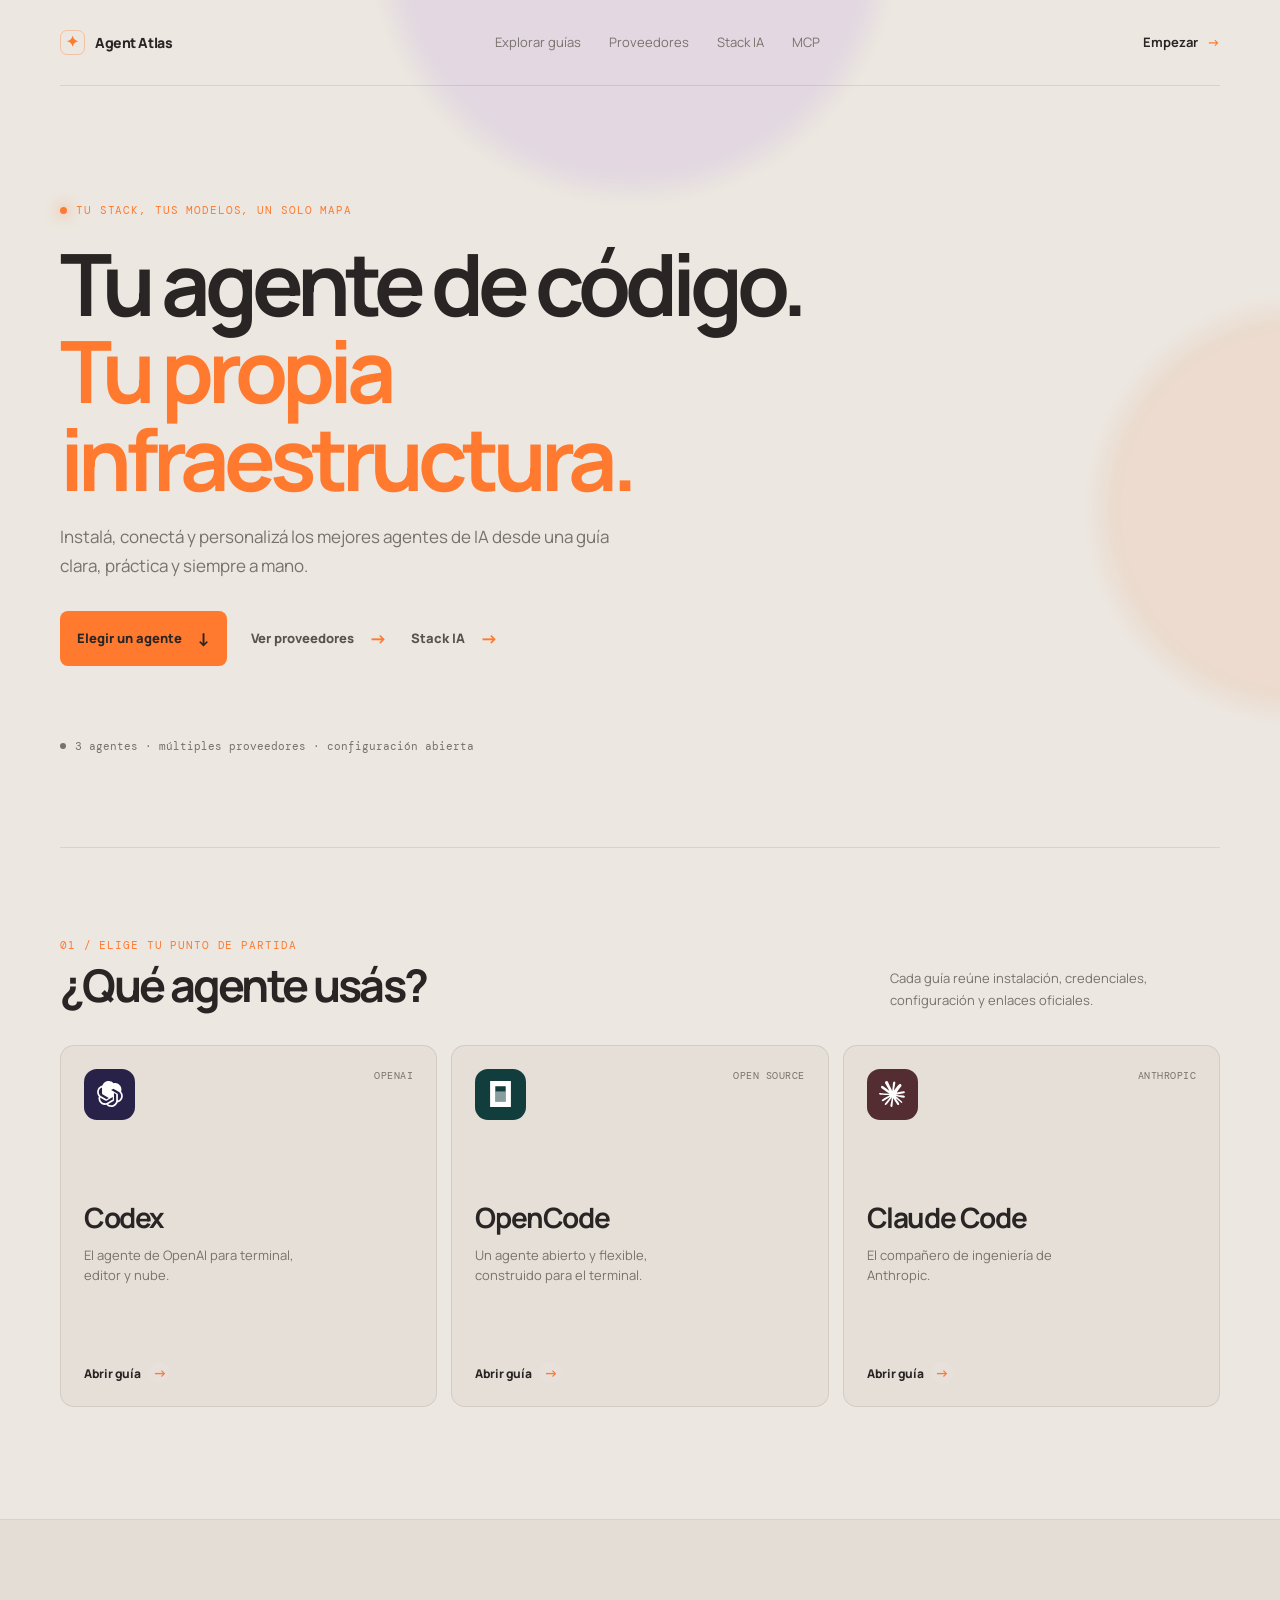
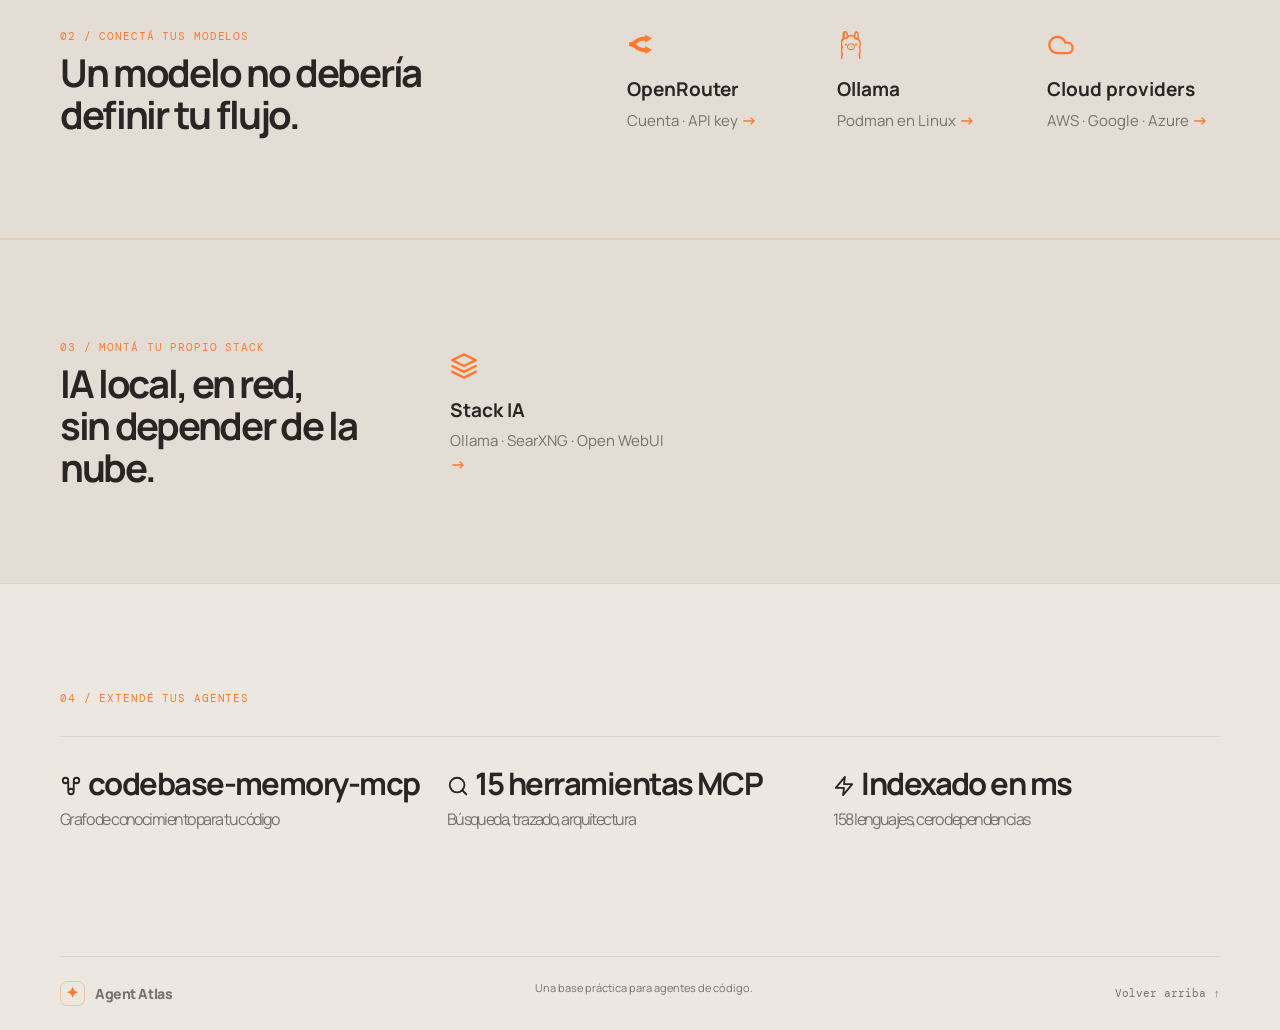
<file: index.html>
<!doctype html>
<html lang="es">
  <head>
    <meta charset="UTF-8" />
    <meta name="viewport" content="width=device-width, initial-scale=1.0" />
    <meta name="description" content="Guías rápidas para configurar Codex, OpenCode y Claude Code con tus modelos preferidos." />
    <meta property="og:title" content="Agent Atlas — Configurá tu agente de IA" />
    <meta property="og:description" content="Guías rápidas para configurar Codex, OpenCode y Claude Code con tus modelos preferidos." />
    <meta property="og:type" content="website" />
    <meta property="og:url" content="https://codeconfig.net/" />
    <meta property="og:image" content="https://codeconfig.net/favicon.svg" />
    <meta name="twitter:card" content="summary_large_image" />
    <meta name="twitter:title" content="Agent Atlas — Configurá tu agente de IA" />
    <meta name="twitter:description" content="Guías rápidas para configurar Codex, OpenCode y Claude Code con tus modelos preferidos." />
    <meta name="twitter:image" content="https://codeconfig.net/favicon.svg" />
    <link rel="canonical" href="https://codeconfig.net/" />
    <link rel="icon" href="favicon.svg" type="image/svg+xml" />
    <title>Agent Atlas — Configurá tu agente de IA</title>
    <link rel="preconnect" href="https://fonts.googleapis.com" />
    <link rel="preconnect" href="https://fonts.gstatic.com" crossorigin />
    <link href="https://fonts.googleapis.com/css2?family=DM+Mono:wght@400;500&family=Manrope:wght@400;500;600;700;800&display=swap" rel="stylesheet" />
    <link rel="stylesheet" href="styles.css?v=20260720" />
    <link rel="manifest" href="manifest.json" />
    <script type="application/ld+json">
    {
      "@context": "https://schema.org",
      "@type": "WebSite",
      "name": "Agent Atlas",
      "url": "https://codeconfig.net/",
      "description": "Guías rápidas para configurar Codex, OpenCode y Claude Code con tus modelos preferidos."
    }
    </script>
  </head>
  <body class="home">
    <div class="page-glow glow-one"></div><div class="page-glow glow-two"></div>
    <header class="site-header container">
      <a class="brand" href="index.html" aria-label="Agent Atlas, inicio"><span class="brand-mark">✦</span> Agent Atlas</a>
      <nav aria-label="Navegación principal" role="navigation"><a href="#agentes">Explorar guías</a><a href="#proveedores">Proveedores</a><a href="#stack-ia">Stack IA</a><a href="#mcp">MCP</a></nav>
      <a class="header-cta" href="#agentes">Empezar <span>→</span></a>
    </header>

    <main>
      <section class="hero container">
        <div class="eyebrow"><span></span> Tu stack, tus modelos, un solo mapa</div>
        <h1>Tu agente de código.<br /><em>Tu propia infraestructura.</em></h1>
        <p>Instalá, conectá y personalizá los mejores agentes de IA desde una guía clara, práctica y siempre a mano.</p>
        <div class="hero-actions"><a class="button button-primary" href="#agentes">Elegir un agente <span>↓</span></a><a class="button button-text" href="#proveedores">Ver proveedores <span>→</span></a><a class="button button-text" href="#stack-ia">Stack IA <span>→</span></a></div>
        <div class="signal-line"><span class="signal-dot"></span><span>3 agentes · múltiples proveedores · configuración abierta</span></div>
      </section>

      <section class="agents-section container" id="agentes">
        <div class="section-heading"><div><span class="section-kicker">01 / ELIGE TU PUNTO DE PARTIDA</span><h2>¿Qué agente usás?</h2></div><p>Cada guía reúne instalación, credenciales, configuración y enlaces oficiales.</p></div>
        <div class="agent-grid">
          <a class="agent-card codex-card" href="codex.html">
            <div class="card-top"><span class="app-icon icon-codex"><span class="logo-mask logo-openai"></span></span><span class="status">OPENAI</span></div>
            <div><h3>Codex</h3><p>El agente de OpenAI para terminal, editor y nube.</p></div><span class="card-link">Abrir guía <b>→</b></span>
          </a>
          <a class="agent-card opencode-card" href="opencode.html">
            <div class="card-top"><span class="app-icon icon-opencode"><span class="logo-mask logo-opencode"></span></span><span class="status">OPEN SOURCE</span></div>
            <div><h3>OpenCode</h3><p>Un agente abierto y flexible, construido para el terminal.</p></div><span class="card-link">Abrir guía <b>→</b></span>
          </a>
          <a class="agent-card claude-card" href="claude-code.html">
            <div class="card-top"><span class="app-icon icon-claude"><span class="logo-mask logo-anthropic"></span></span><span class="status">ANTHROPIC</span></div>
            <div><h3>Claude Code</h3><p>El compañero de ingeniería de Anthropic.</p></div><span class="card-link">Abrir guía <b>→</b></span>
          </a>
        </div>
      </section>

      <section class="providers-band" id="proveedores"><div class="container providers-inner"><div><span class="section-kicker">02 / CONECTÁ TUS MODELOS</span><h2>Un modelo no debería<br />definir tu flujo.</h2></div><div class="provider-list"><a href="openrouter.html"><span class="provider-symbol"><span class="logo-mask logo-openrouter"></span></span><strong>OpenRouter</strong><small>Cuenta · API key <b>→</b></small></a><a href="ollama.html"><span class="provider-symbol"><span class="logo-mask logo-ollama"></span></span><strong>Ollama</strong><small>Podman en Linux <b>→</b></small></a><a href="cloud-providers.html"><span class="provider-symbol"><svg width="28" height="28" viewBox="0 0 24 24" fill="none" stroke="currentColor" stroke-width="2" stroke-linecap="round" stroke-linejoin="round"><path d="M17.5 19H9a7 7 0 1 1 6.71-9h1.79a4.5 4.5 0 1 1 0 9z"/></svg></span><strong>Cloud providers</strong><small>AWS · Google · Azure <b>→</b></small></a></div></div></section>

      <section class="providers-band" id="stack-ia"><div class="container providers-inner"><div><span class="section-kicker">03 / MONTÁ TU PROPIO STACK</span><h2>IA local, en red,<br />sin depender de la nube.</h2></div><div class="provider-list"><a href="stack-ia.html"><span class="provider-symbol"><svg width="28" height="28" viewBox="0 0 24 24" fill="none" stroke="currentColor" stroke-width="2" stroke-linecap="round" stroke-linejoin="round"><polygon points="12 2 22 7 12 12 2 7 12 2"/><polyline points="2 12 12 17 22 12"/><polyline points="2 17 12 22 22 17"/></svg></span><strong>Stack IA</strong><small>Ollama · SearXNG · Open WebUI <b>→</b></small></a></div></div></section>

      <section class="principles container" id="mcp"><span class="section-kicker">04 / EXTENDÉ TUS AGENTES</span><div class="principle-grid"><p><a class="mcp-link" href="mcp-codebase-memory.html"><svg class="mcp-icon" width="22" height="22" viewBox="0 0 24 24" fill="none" stroke="currentColor" stroke-width="2" stroke-linecap="round" stroke-linejoin="round"><circle cx="6" cy="6" r="3"/><circle cx="18" cy="6" r="3"/><circle cx="12" cy="18" r="3"/><line x1="9" y1="8" x2="9" y2="15.5"/><line x1="15" y1="8" x2="15" y2="15.5"/></svg>codebase-memory-mcp<br /><small>Grafo de conocimiento para tu código</small></a></p><p><a class="mcp-link" href="mcp-codebase-memory.html"><svg class="mcp-icon" width="22" height="22" viewBox="0 0 24 24" fill="none" stroke="currentColor" stroke-width="2" stroke-linecap="round" stroke-linejoin="round"><circle cx="11" cy="11" r="8"/><line x1="21" y1="21" x2="16.65" y2="16.65"/></svg>15 herramientas MCP<br /><small>Búsqueda, trazado, arquitectura</small></a></p><p><a class="mcp-link" href="mcp-codebase-memory.html"><svg class="mcp-icon" width="22" height="22" viewBox="0 0 24 24" fill="none" stroke="currentColor" stroke-width="2" stroke-linecap="round" stroke-linejoin="round"><polygon points="13 2 3 14 12 14 11 22 21 10 12 10 13 2"/></svg>Indexado en ms<br /><small>158 lenguajes, cero dependencias</small></a></p></div></section>
    </main>
    <footer class="site-footer container"><a class="brand" href="index.html"><span class="brand-mark">✦</span> Agent Atlas</a><p>Una base práctica para agentes de código.</p><a href="#agentes">Volver arriba ↑</a></footer>
  </body>
</html>
</file>
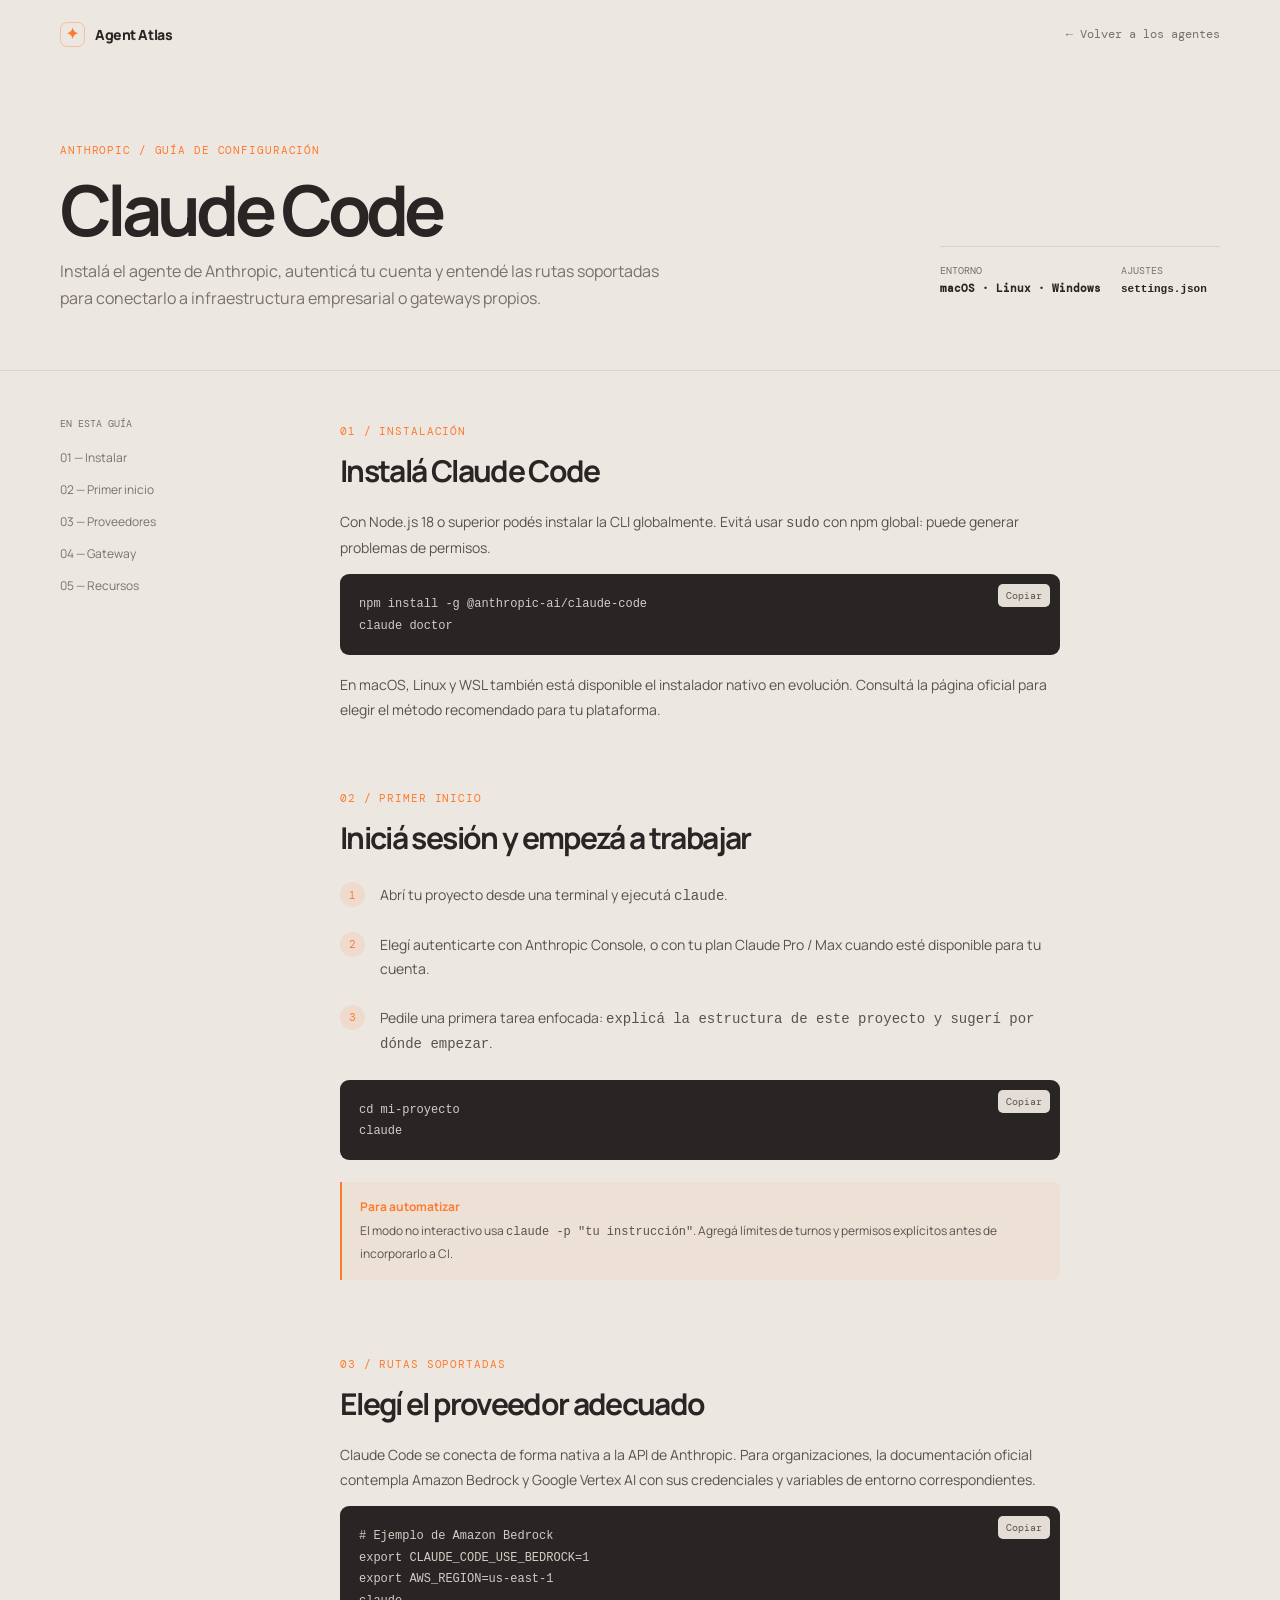
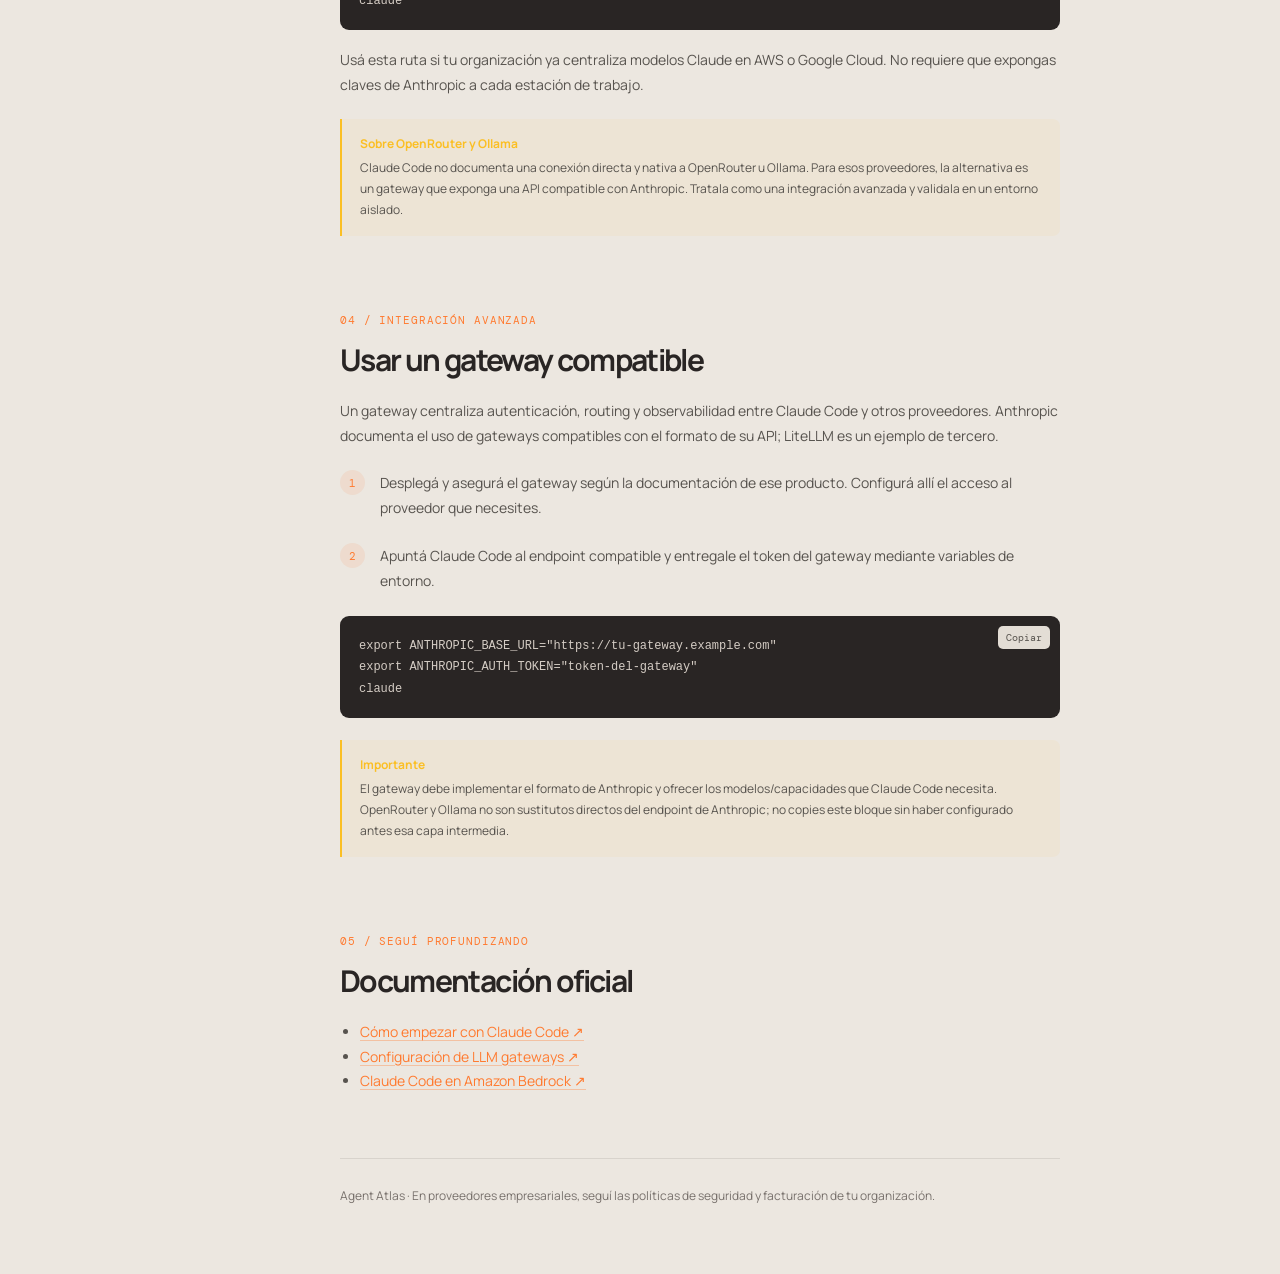
<file: claude-code.html>
<!doctype html>
<html lang="es"><head><meta charset="UTF-8" /><meta name="viewport" content="width=device-width, initial-scale=1.0" />    <meta property="og:title" content="Guía de Claude Code — Agent Atlas" />
    <meta property="og:description" content="Instalación y configuración de Claude Code, con rutas oficiales y gateways de modelos." />
    <meta property="og:type" content="article" />
    <meta property="og:image" content="https://codeconfig.net/claude-code.png" />
    <meta name="twitter:card" content="summary_large_image" />
    <meta name="twitter:title" content="Guía de Claude Code — Agent Atlas" />
    <meta name="twitter:description" content="Instalación y configuración de Claude Code, con rutas oficiales y gateways de modelos." />
    <meta name="twitter:image" content="https://codeconfig.net/claude-code.png" />
    <meta name="description" content="Instalación y configuración de Claude Code, con rutas oficiales y gateways de modelos." /><title>Guía de Claude Code — Agent Atlas</title><link rel="preconnect" href="https://fonts.googleapis.com" /><link rel="preconnect" href="https://fonts.gstatic.com" crossorigin /><link href="https://fonts.googleapis.com/css2?family=DM+Mono:wght@400;500&family=Manrope:wght@400;500;600;700;800&display=swap" rel="stylesheet" /><link rel="stylesheet" href="styles.css?v=20260720" /><link rel="manifest" href="manifest.json" /><link rel="icon" href="favicon.svg" type="image/svg+xml" /><link rel="canonical" href="https://codeconfig.net/claude-code.html" />
    <script type="application/ld+json">
    {
      "@context": "https://schema.org",
      "@type": "WebPage",
      "name": "Guía de Claude Code — Agent Atlas",
      "url": "https://codeconfig.net/claude-code.html",
      "description": "Instalación y configuración de Claude Code, con rutas oficiales y gateways de modelos.",
      "isPartOf": { "@type": "WebSite", "name": "Agent Atlas", "url": "https://codeconfig.net/" }
    }
    </script></head>
<body class="guide-shell"><header class="guide-header"><div class="container"><a class="brand" href="index.html"><span class="brand-mark">✦</span> Agent Atlas</a><a class="back-link" href="index.html#agentes">← Volver a los agentes</a></div></header><main class="guide-main"><section class="guide-hero"><div class="container guide-hero-grid"><div><span class="section-kicker">ANTHROPIC / GUÍA DE CONFIGURACIÓN</span><h1>Claude Code</h1><p>Instalá el agente de Anthropic, autenticá tu cuenta y entendé las rutas soportadas para conectarlo a infraestructura empresarial o gateways propios.</p></div><div class="guide-meta"><div>ENTORNO<b>macOS · Linux · Windows</b></div><div>AJUSTES<b><code>settings.json</code></b></div></div></div></section>
<div class="container guide-layout"><aside class="guide-nav" role="navigation" aria-label="Navegación de la guía"><span>EN ESTA GUÍA</span><a href="#instalar">01 — Instalar</a><a href="#inicio">02 — Primer inicio</a><a href="#proveedores">03 — Proveedores</a><a href="#gateway">04 — Gateway</a><a href="#recursos">05 — Recursos</a></aside><article class="guide-content">
<section id="instalar"><span class="section-kicker">01 / INSTALACIÓN</span><h2>Instalá Claude Code</h2><p>Con Node.js 18 o superior podés instalar la CLI globalmente. Evitá usar <code>sudo</code> con npm global: puede generar problemas de permisos.</p><div class="code-block"><button class="copy-button" title="Copiar comando al portapapeles">Copiar</button><pre><code>npm install -g @anthropic-ai/claude-code
claude doctor</code></pre></div><p>En macOS, Linux y WSL también está disponible el instalador nativo en evolución. Consultá la página oficial para elegir el método recomendado para tu plataforma.</p></section>
<section id="inicio"><span class="section-kicker">02 / PRIMER INICIO</span><h2>Iniciá sesión y empezá a trabajar</h2><div class="step"><span class="step-num">1</span><p>Abrí tu proyecto desde una terminal y ejecutá <code>claude</code>.</p></div><div class="step"><span class="step-num">2</span><p>Elegí autenticarte con Anthropic Console, o con tu plan Claude Pro / Max cuando esté disponible para tu cuenta.</p></div><div class="step"><span class="step-num">3</span><p>Pedile una primera tarea enfocada: <code>explicá la estructura de este proyecto y sugerí por dónde empezar</code>.</p></div><div class="code-block"><button class="copy-button" title="Copiar comando al portapapeles">Copiar</button><pre><code>cd mi-proyecto
claude</code></pre></div><div class="callout"><strong>Para automatizar</strong><p>El modo no interactivo usa <code>claude -p "tu instrucción"</code>. Agregá límites de turnos y permisos explícitos antes de incorporarlo a CI.</p></div></section>
<section id="proveedores"><span class="section-kicker">03 / RUTAS SOPORTADAS</span><h2>Elegí el proveedor adecuado</h2><p>Claude Code se conecta de forma nativa a la API de Anthropic. Para organizaciones, la documentación oficial contempla Amazon Bedrock y Google Vertex AI con sus credenciales y variables de entorno correspondientes.</p><div class="code-block"><button class="copy-button" title="Copiar comando al portapapeles">Copiar</button><pre><code># Ejemplo de Amazon Bedrock
export CLAUDE_CODE_USE_BEDROCK=1
export AWS_REGION=us-east-1
claude</code></pre></div><p>Usá esta ruta si tu organización ya centraliza modelos Claude en AWS o Google Cloud. No requiere que expongas claves de Anthropic a cada estación de trabajo.</p><div class="callout warning"><strong>Sobre OpenRouter y Ollama</strong><p>Claude Code no documenta una conexión directa y nativa a OpenRouter u Ollama. Para esos proveedores, la alternativa es un gateway que exponga una API compatible con Anthropic. Tratala como una integración avanzada y validala en un entorno aislado.</p></div></section>
<section id="gateway"><span class="section-kicker">04 / INTEGRACIÓN AVANZADA</span><h2>Usar un gateway compatible</h2><p>Un gateway centraliza autenticación, routing y observabilidad entre Claude Code y otros proveedores. Anthropic documenta el uso de gateways compatibles con el formato de su API; LiteLLM es un ejemplo de tercero.</p><div class="step"><span class="step-num">1</span><p>Desplegá y asegurá el gateway según la documentación de ese producto. Configurá allí el acceso al proveedor que necesites.</p></div><div class="step"><span class="step-num">2</span><p>Apuntá Claude Code al endpoint compatible y entregale el token del gateway mediante variables de entorno.</p></div><div class="code-block"><button class="copy-button" title="Copiar comando al portapapeles">Copiar</button><pre><code>export ANTHROPIC_BASE_URL="https://tu-gateway.example.com"
export ANTHROPIC_AUTH_TOKEN="token-del-gateway"
claude</code></pre></div><div class="callout warning"><strong>Importante</strong><p>El gateway debe implementar el formato de Anthropic y ofrecer los modelos/capacidades que Claude Code necesita. OpenRouter y Ollama no son sustitutos directos del endpoint de Anthropic; no copies este bloque sin haber configurado antes esa capa intermedia.</p></div></section>
<section id="recursos"><span class="section-kicker">05 / SEGUÍ PROFUNDIZANDO</span><h2>Documentación oficial</h2><ul><li><a href="https://docs.anthropic.com/en/docs/claude-code/getting-started" target="_blank" rel="noreferrer">Cómo empezar con Claude Code ↗</a></li><li><a href="https://docs.anthropic.com/en/docs/claude-code/llm-gateway" target="_blank" rel="noreferrer">Configuración de LLM gateways ↗</a></li><li><a href="https://docs.anthropic.com/en/docs/claude-code/amazon-bedrock" target="_blank" rel="noreferrer">Claude Code en Amazon Bedrock ↗</a></li></ul></section><footer class="guide-footer">Agent Atlas · En proveedores empresariales, seguí las políticas de seguridad y facturación de tu organización.</footer></article></div></main><script src="app.js?v=20260720"></script></body></html>
</file>
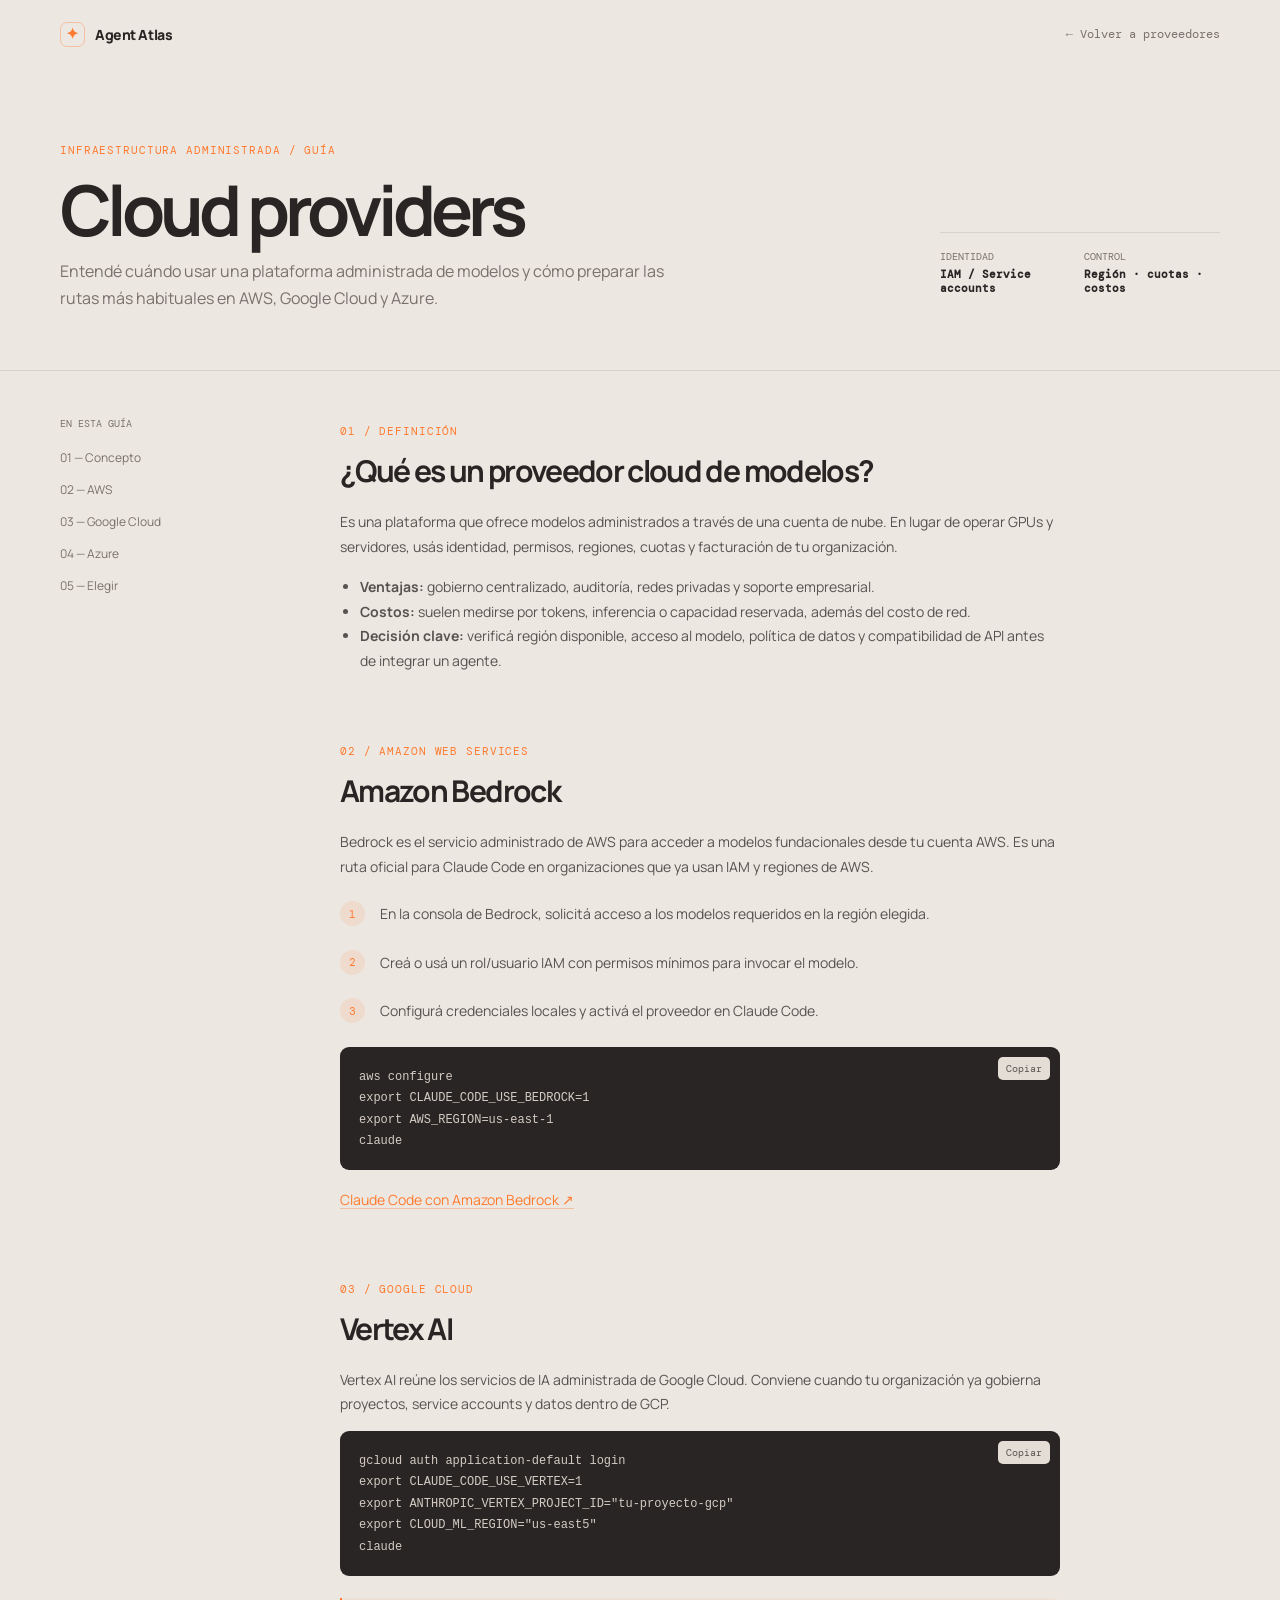
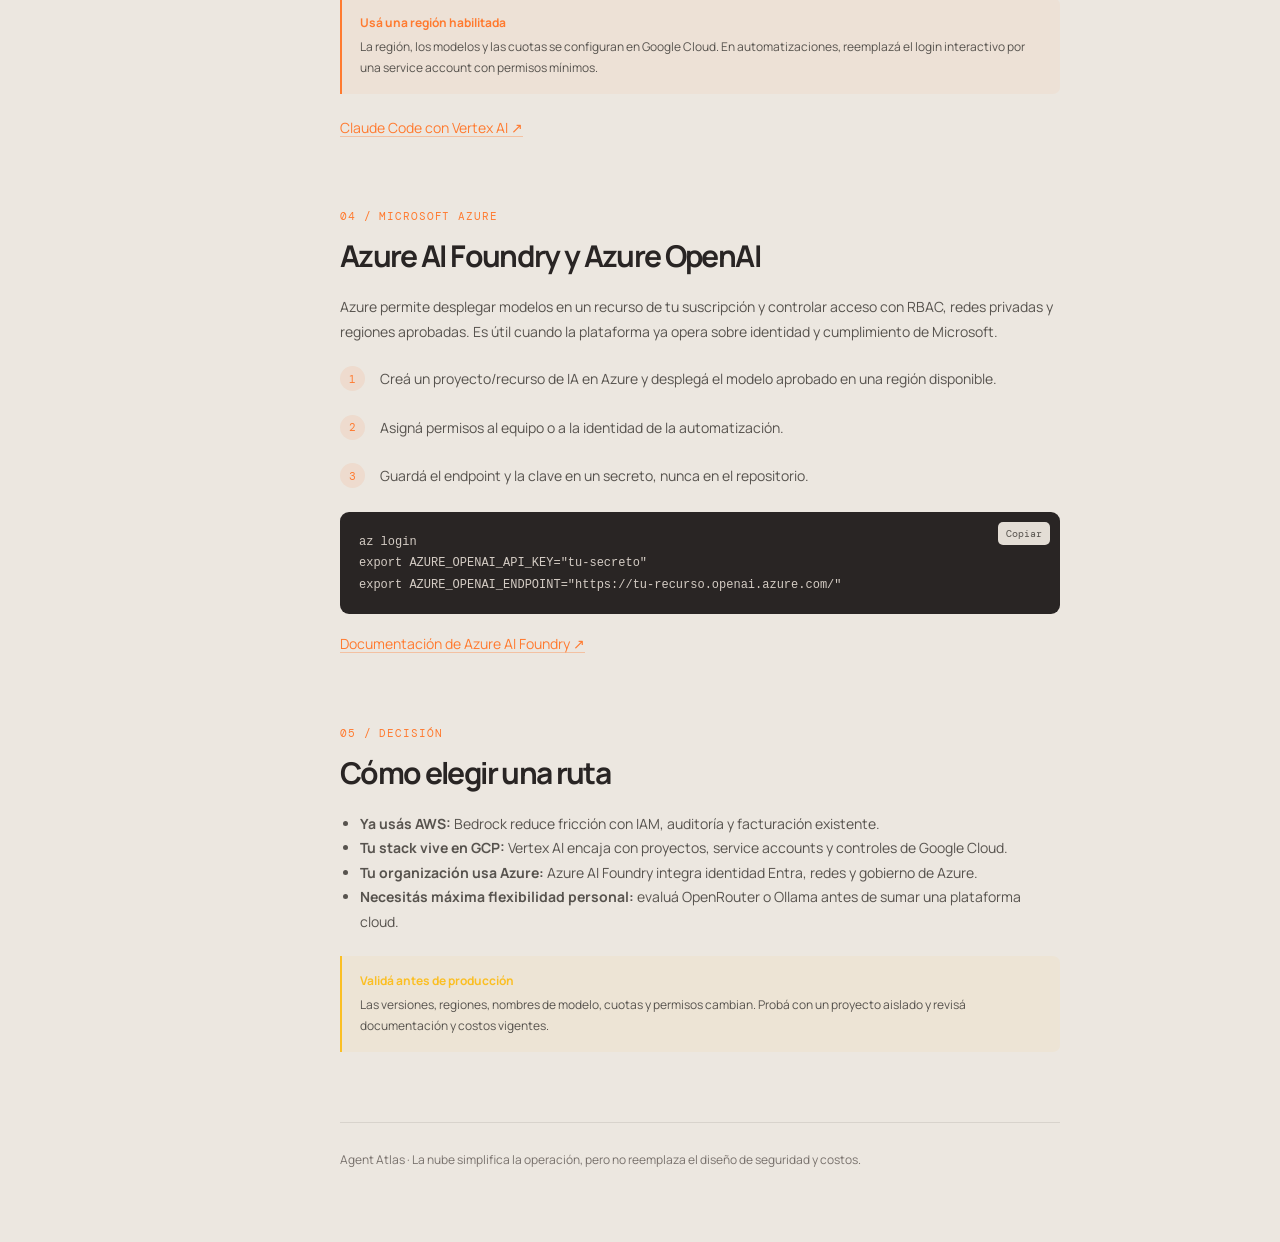
<file: cloud-providers.html>
<!doctype html><html lang="es"><head><meta charset="UTF-8"><meta name="viewport" content="width=device-width,initial-scale=1.0">    <meta property="og:title" content="Cloud providers — Agent Atlas" />
    <meta property="og:description" content="Guía de proveedores cloud para agentes de IA: AWS, Google Cloud y Azure." />
    <meta property="og:type" content="article" />
    <meta property="og:image" content="https://codeconfig.net/cloud.png" />
    <meta name="twitter:card" content="summary_large_image" />
    <meta name="twitter:title" content="Cloud providers — Agent Atlas" />
    <meta name="twitter:description" content="Guía de proveedores cloud para agentes de IA: AWS, Google Cloud y Azure." />
    <meta name="twitter:image" content="https://codeconfig.net/cloud.png" />
    <meta name="description" content="Guía de proveedores cloud para agentes de IA: AWS, Google Cloud y Azure."><title>Cloud providers — Agent Atlas</title><link rel="preconnect" href="https://fonts.googleapis.com"><link rel="preconnect" href="https://fonts.gstatic.com" crossorigin><link href="https://fonts.googleapis.com/css2?family=DM+Mono:wght@400;500&family=Manrope:wght@400;500;600;700;800&display=swap" rel="stylesheet"><link rel="stylesheet" href="styles.css?v=20260720"><link rel="manifest" href="manifest.json"><link rel="icon" href="favicon.svg" type="image/svg+xml"><link rel="canonical" href="https://codeconfig.net/cloud-providers.html">
    <script type="application/ld+json">
    {
      "@context": "https://schema.org",
      "@type": "WebPage",
      "name": "Cloud providers — Agent Atlas",
      "url": "https://codeconfig.net/cloud-providers.html",
      "description": "Guía de proveedores cloud para agentes de IA: AWS, Google Cloud y Azure.",
      "isPartOf": { "@type": "WebSite", "name": "Agent Atlas", "url": "https://codeconfig.net/" }
    }
    </script></head><body class="guide-shell"><header class="guide-header"><div class="container"><a class="brand" href="index.html"><span class="brand-mark">✦</span> Agent Atlas</a><a class="back-link" href="index.html#proveedores">← Volver a proveedores</a></div></header><main class="guide-main"><section class="guide-hero"><div class="container guide-hero-grid"><div><span class="section-kicker">INFRAESTRUCTURA ADMINISTRADA / GUÍA</span><h1>Cloud providers</h1><p>Entendé cuándo usar una plataforma administrada de modelos y cómo preparar las rutas más habituales en AWS, Google Cloud y Azure.</p></div><div class="guide-meta"><div>IDENTIDAD<b>IAM / Service accounts</b></div><div>CONTROL<b>Región · cuotas · costos</b></div></div></div></section><div class="container guide-layout"><aside class="guide-nav" role="navigation" aria-label="Navegación de la guía"><span>EN ESTA GUÍA</span><a href="#concepto">01 — Concepto</a><a href="#aws">02 — AWS</a><a href="#gcp">03 — Google Cloud</a><a href="#azure">04 — Azure</a><a href="#eleccion">05 — Elegir</a></aside><article class="guide-content"><section id="concepto"><span class="section-kicker">01 / DEFINICIÓN</span><h2>¿Qué es un proveedor cloud de modelos?</h2><p>Es una plataforma que ofrece modelos administrados a través de una cuenta de nube. En lugar de operar GPUs y servidores, usás identidad, permisos, regiones, cuotas y facturación de tu organización.</p><ul><li><strong>Ventajas:</strong> gobierno centralizado, auditoría, redes privadas y soporte empresarial.</li><li><strong>Costos:</strong> suelen medirse por tokens, inferencia o capacidad reservada, además del costo de red.</li><li><strong>Decisión clave:</strong> verificá región disponible, acceso al modelo, política de datos y compatibilidad de API antes de integrar un agente.</li></ul></section><section id="aws"><span class="section-kicker">02 / AMAZON WEB SERVICES</span><h2>Amazon Bedrock</h2><p>Bedrock es el servicio administrado de AWS para acceder a modelos fundacionales desde tu cuenta AWS. Es una ruta oficial para Claude Code en organizaciones que ya usan IAM y regiones de AWS.</p><div class="step"><span class="step-num">1</span><p>En la consola de Bedrock, solicitá acceso a los modelos requeridos en la región elegida.</p></div><div class="step"><span class="step-num">2</span><p>Creá o usá un rol/usuario IAM con permisos mínimos para invocar el modelo.</p></div><div class="step"><span class="step-num">3</span><p>Configurá credenciales locales y activá el proveedor en Claude Code.</p></div><div class="code-block"><button class="copy-button" title="Copiar comando al portapapeles">Copiar</button><pre><code>aws configure
export CLAUDE_CODE_USE_BEDROCK=1
export AWS_REGION=us-east-1
claude</code></pre></div><p><a href="https://docs.anthropic.com/en/docs/claude-code/amazon-bedrock" target="_blank" rel="noreferrer">Claude Code con Amazon Bedrock ↗</a></p></section><section id="gcp"><span class="section-kicker">03 / GOOGLE CLOUD</span><h2>Vertex AI</h2><p>Vertex AI reúne los servicios de IA administrada de Google Cloud. Conviene cuando tu organización ya gobierna proyectos, service accounts y datos dentro de GCP.</p><div class="code-block"><button class="copy-button" title="Copiar comando al portapapeles">Copiar</button><pre><code>gcloud auth application-default login
export CLAUDE_CODE_USE_VERTEX=1
export ANTHROPIC_VERTEX_PROJECT_ID="tu-proyecto-gcp"
export CLOUD_ML_REGION="us-east5"
claude</code></pre></div><div class="callout"><strong>Usá una región habilitada</strong><p>La región, los modelos y las cuotas se configuran en Google Cloud. En automatizaciones, reemplazá el login interactivo por una service account con permisos mínimos.</p></div><p><a href="https://docs.anthropic.com/en/docs/claude-code/google-vertex-ai" target="_blank" rel="noreferrer">Claude Code con Vertex AI ↗</a></p></section><section id="azure"><span class="section-kicker">04 / MICROSOFT AZURE</span><h2>Azure AI Foundry y Azure OpenAI</h2><p>Azure permite desplegar modelos en un recurso de tu suscripción y controlar acceso con RBAC, redes privadas y regiones aprobadas. Es útil cuando la plataforma ya opera sobre identidad y cumplimiento de Microsoft.</p><div class="step"><span class="step-num">1</span><p>Creá un proyecto/recurso de IA en Azure y desplegá el modelo aprobado en una región disponible.</p></div><div class="step"><span class="step-num">2</span><p>Asigná permisos al equipo o a la identidad de la automatización.</p></div><div class="step"><span class="step-num">3</span><p>Guardá el endpoint y la clave en un secreto, nunca en el repositorio.</p></div><div class="code-block"><button class="copy-button" title="Copiar comando al portapapeles">Copiar</button><pre><code>az login
export AZURE_OPENAI_API_KEY="tu-secreto"
export AZURE_OPENAI_ENDPOINT="https://tu-recurso.openai.azure.com/"</code></pre></div><p><a href="https://learn.microsoft.com/azure/ai-foundry/" target="_blank" rel="noreferrer">Documentación de Azure AI Foundry ↗</a></p></section><section id="eleccion"><span class="section-kicker">05 / DECISIÓN</span><h2>Cómo elegir una ruta</h2><ul><li><strong>Ya usás AWS:</strong> Bedrock reduce fricción con IAM, auditoría y facturación existente.</li><li><strong>Tu stack vive en GCP:</strong> Vertex AI encaja con proyectos, service accounts y controles de Google Cloud.</li><li><strong>Tu organización usa Azure:</strong> Azure AI Foundry integra identidad Entra, redes y gobierno de Azure.</li><li><strong>Necesitás máxima flexibilidad personal:</strong> evaluá OpenRouter o Ollama antes de sumar una plataforma cloud.</li></ul><div class="callout warning"><strong>Validá antes de producción</strong><p>Las versiones, regiones, nombres de modelo, cuotas y permisos cambian. Probá con un proyecto aislado y revisá documentación y costos vigentes.</p></div></section><footer class="guide-footer">Agent Atlas · La nube simplifica la operación, pero no reemplaza el diseño de seguridad y costos.</footer></article></div></main><script src="app.js?v=20260720"></script></body></html>
</file>
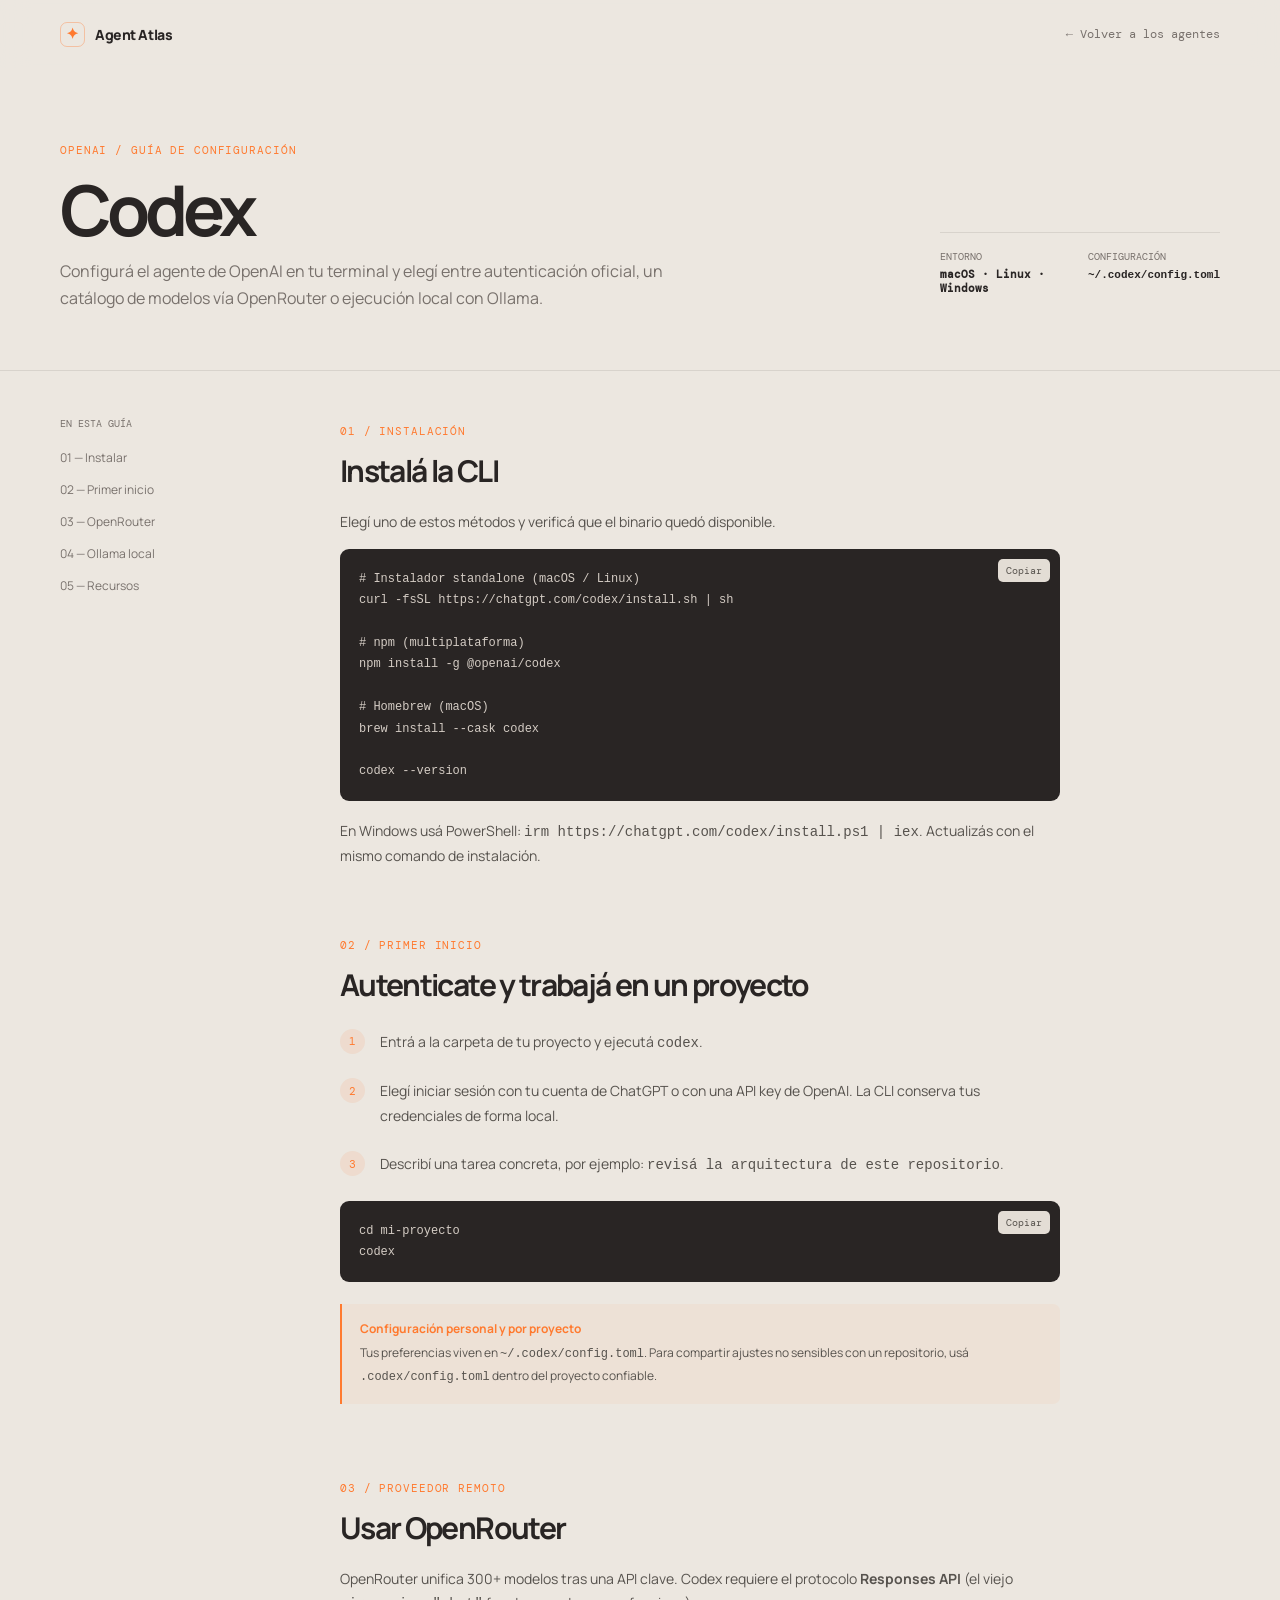
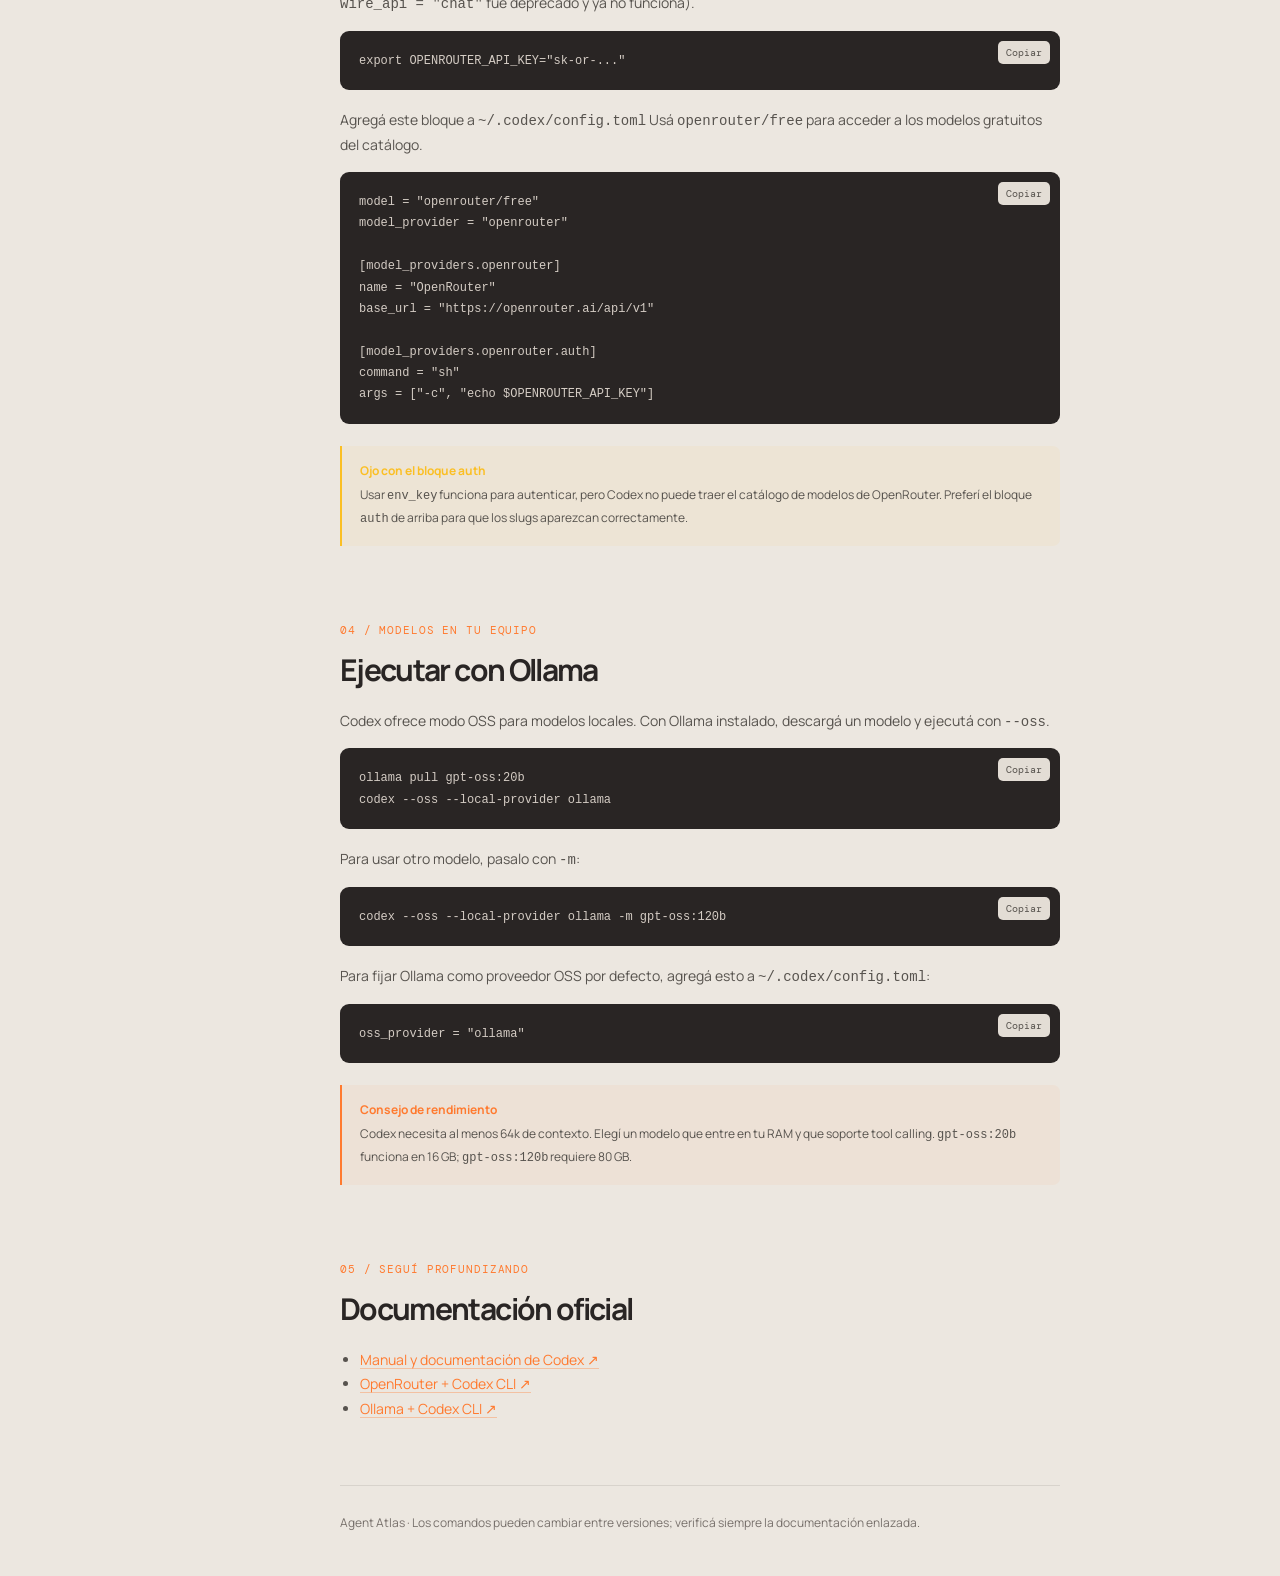
<file: codex.html>
<!doctype html>
<html lang="es"><head><meta charset="UTF-8" /><meta name="viewport" content="width=device-width, initial-scale=1.0" />    <meta property="og:title" content="Guía de Codex — Agent Atlas" />
    <meta property="og:description" content="Instalación y configuración de Codex con OpenAI, OpenRouter y Ollama." />
    <meta property="og:type" content="article" />
    <meta property="og:image" content="https://codeconfig.net/codex.png" />
    <meta name="twitter:card" content="summary_large_image" />
    <meta name="twitter:title" content="Guía de Codex — Agent Atlas" />
    <meta name="twitter:description" content="Instalación y configuración de Codex con OpenAI, OpenRouter y Ollama." />
    <meta name="twitter:image" content="https://codeconfig.net/codex.png" />
    <meta name="description" content="Instalación y configuración de Codex con OpenAI, OpenRouter y Ollama." /><title>Guía de Codex — Agent Atlas</title><link rel="preconnect" href="https://fonts.googleapis.com" /><link rel="preconnect" href="https://fonts.gstatic.com" crossorigin /><link href="https://fonts.googleapis.com/css2?family=DM+Mono:wght@400;500&family=Manrope:wght@400;500;600;700;800&display=swap" rel="stylesheet" /><link rel="stylesheet" href="styles.css?v=20260720" /><link rel="manifest" href="manifest.json" /><link rel="icon" href="favicon.svg" type="image/svg+xml" /><link rel="canonical" href="https://codeconfig.net/codex.html" />
    <script type="application/ld+json">
    {
      "@context": "https://schema.org",
      "@type": "WebPage",
      "name": "Guía de Codex — Agent Atlas",
      "url": "https://codeconfig.net/codex.html",
      "description": "Instalación y configuración de Codex con OpenAI, OpenRouter y Ollama.",
      "isPartOf": { "@type": "WebSite", "name": "Agent Atlas", "url": "https://codeconfig.net/" }
    }
    </script></head>
<body class="guide-shell"><header class="guide-header"><div class="container"><a class="brand" href="index.html"><span class="brand-mark">✦</span> Agent Atlas</a><a class="back-link" href="index.html#agentes">← Volver a los agentes</a></div></header><main class="guide-main"><section class="guide-hero"><div class="container guide-hero-grid"><div><span class="section-kicker">OPENAI / GUÍA DE CONFIGURACIÓN</span><h1>Codex</h1><p>Configurá el agente de OpenAI en tu terminal y elegí entre autenticación oficial, un catálogo de modelos vía OpenRouter o ejecución local con Ollama.</p></div><div class="guide-meta"><div>ENTORNO<b>macOS · Linux · Windows</b></div><div>CONFIGURACIÓN<b><code>~/.codex/config.toml</code></b></div></div></div></section>
<div class="container guide-layout"><aside class="guide-nav" role="navigation" aria-label="Navegación de la guía"><span>EN ESTA GUÍA</span><a href="#instalar">01 — Instalar</a><a href="#inicio">02 — Primer inicio</a><a href="#openrouter">03 — OpenRouter</a><a href="#ollama">04 — Ollama local</a><a href="#recursos">05 — Recursos</a></aside><article class="guide-content">
<section id="instalar"><span class="section-kicker">01 / INSTALACIÓN</span><h2>Instalá la CLI</h2><p>Elegí uno de estos métodos y verificá que el binario quedó disponible.</p><div class="code-block"><button class="copy-button" title="Copiar comando al portapapeles">Copiar</button><pre><code># Instalador standalone (macOS / Linux)
curl -fsSL https://chatgpt.com/codex/install.sh | sh

# npm (multiplataforma)
npm install -g @openai/codex

# Homebrew (macOS)
brew install --cask codex

codex --version</code></pre></div><p>En Windows usá PowerShell: <code>irm https://chatgpt.com/codex/install.ps1 | iex</code>. Actualizás con el mismo comando de instalación.</p></section>
<section id="inicio"><span class="section-kicker">02 / PRIMER INICIO</span><h2>Autenticate y trabajá en un proyecto</h2><div class="step"><span class="step-num">1</span><p>Entrá a la carpeta de tu proyecto y ejecutá <code>codex</code>.</p></div><div class="step"><span class="step-num">2</span><p>Elegí iniciar sesión con tu cuenta de ChatGPT o con una API key de OpenAI. La CLI conserva tus credenciales de forma local.</p></div><div class="step"><span class="step-num">3</span><p>Describí una tarea concreta, por ejemplo: <code>revisá la arquitectura de este repositorio</code>.</p></div><div class="code-block"><button class="copy-button" title="Copiar comando al portapapeles">Copiar</button><pre><code>cd mi-proyecto
codex</code></pre></div><div class="callout"><strong>Configuración personal y por proyecto</strong><p>Tus preferencias viven en <code>~/.codex/config.toml</code>. Para compartir ajustes no sensibles con un repositorio, usá <code>.codex/config.toml</code> dentro del proyecto confiable.</p></div></section>
<section id="openrouter"><span class="section-kicker">03 / PROVEEDOR REMOTO</span><h2>Usar OpenRouter</h2><p>OpenRouter unifica 300+ modelos tras una API clave. Codex requiere el protocolo <strong>Responses API</strong> (el viejo <code>wire_api = "chat"</code> fue deprecado y ya no funciona).</p><div class="code-block"><button class="copy-button" title="Copiar comando al portapapeles">Copiar</button><pre><code>export OPENROUTER_API_KEY="sk-or-..."</code></pre></div><p>Agregá este bloque a <code>~/.codex/config.toml</code> Usá <code>openrouter/free</code> para acceder a los modelos gratuitos del catálogo.</p><div class="code-block"><button class="copy-button" title="Copiar comando al portapapeles">Copiar</button><pre><code>model = "openrouter/free"
model_provider = "openrouter"

[model_providers.openrouter]
name = "OpenRouter"
base_url = "https://openrouter.ai/api/v1"

[model_providers.openrouter.auth]
command = "sh"
args = ["-c", "echo $OPENROUTER_API_KEY"]</code></pre></div><div class="callout warning"><strong>Ojo con el bloque auth</strong><p>Usar <code>env_key</code> funciona para autenticar, pero Codex no puede traer el catálogo de modelos de OpenRouter. Preferí el bloque <code>auth</code> de arriba para que los slugs aparezcan correctamente.</p></div></section>
<section id="ollama"><span class="section-kicker">04 / MODELOS EN TU EQUIPO</span><h2>Ejecutar con Ollama</h2><p>Codex ofrece modo OSS para modelos locales. Con Ollama instalado, descargá un modelo y ejecutá con <code>--oss</code>.</p><div class="code-block"><button class="copy-button" title="Copiar comando al portapapeles">Copiar</button><pre><code>ollama pull gpt-oss:20b
codex --oss --local-provider ollama</code></pre></div><p>Para usar otro modelo, pasalo con <code>-m</code>:</p><div class="code-block"><button class="copy-button" title="Copiar comando al portapapeles">Copiar</button><pre><code>codex --oss --local-provider ollama -m gpt-oss:120b</code></pre></div><p>Para fijar Ollama como proveedor OSS por defecto, agregá esto a <code>~/.codex/config.toml</code>:</p><div class="code-block"><button class="copy-button" title="Copiar comando al portapapeles">Copiar</button><pre><code>oss_provider = "ollama"</code></pre></div><div class="callout"><strong>Consejo de rendimiento</strong><p>Codex necesita al menos 64k de contexto. Elegí un modelo que entre en tu RAM y que soporte tool calling. <code>gpt-oss:20b</code> funciona en 16 GB; <code>gpt-oss:120b</code> requiere 80 GB.</p></div></section>
<section id="recursos"><span class="section-kicker">05 / SEGUÍ PROFUNDIZANDO</span><h2>Documentación oficial</h2><ul><li><a href="https://developers.openai.com/codex/" target="_blank" rel="noreferrer">Manual y documentación de Codex ↗</a></li><li><a href="https://openrouter.ai/docs/cookbook/coding-agents/codex-cli" target="_blank" rel="noreferrer">OpenRouter + Codex CLI ↗</a></li><li><a href="https://docs.ollama.com/integrations/codex" target="_blank" rel="noreferrer">Ollama + Codex CLI ↗</a></li></ul></section><footer class="guide-footer">Agent Atlas · Los comandos pueden cambiar entre versiones; verificá siempre la documentación enlazada.</footer></article></div></main><script src="app.js?v=20260720"></script></body></html>
</file>
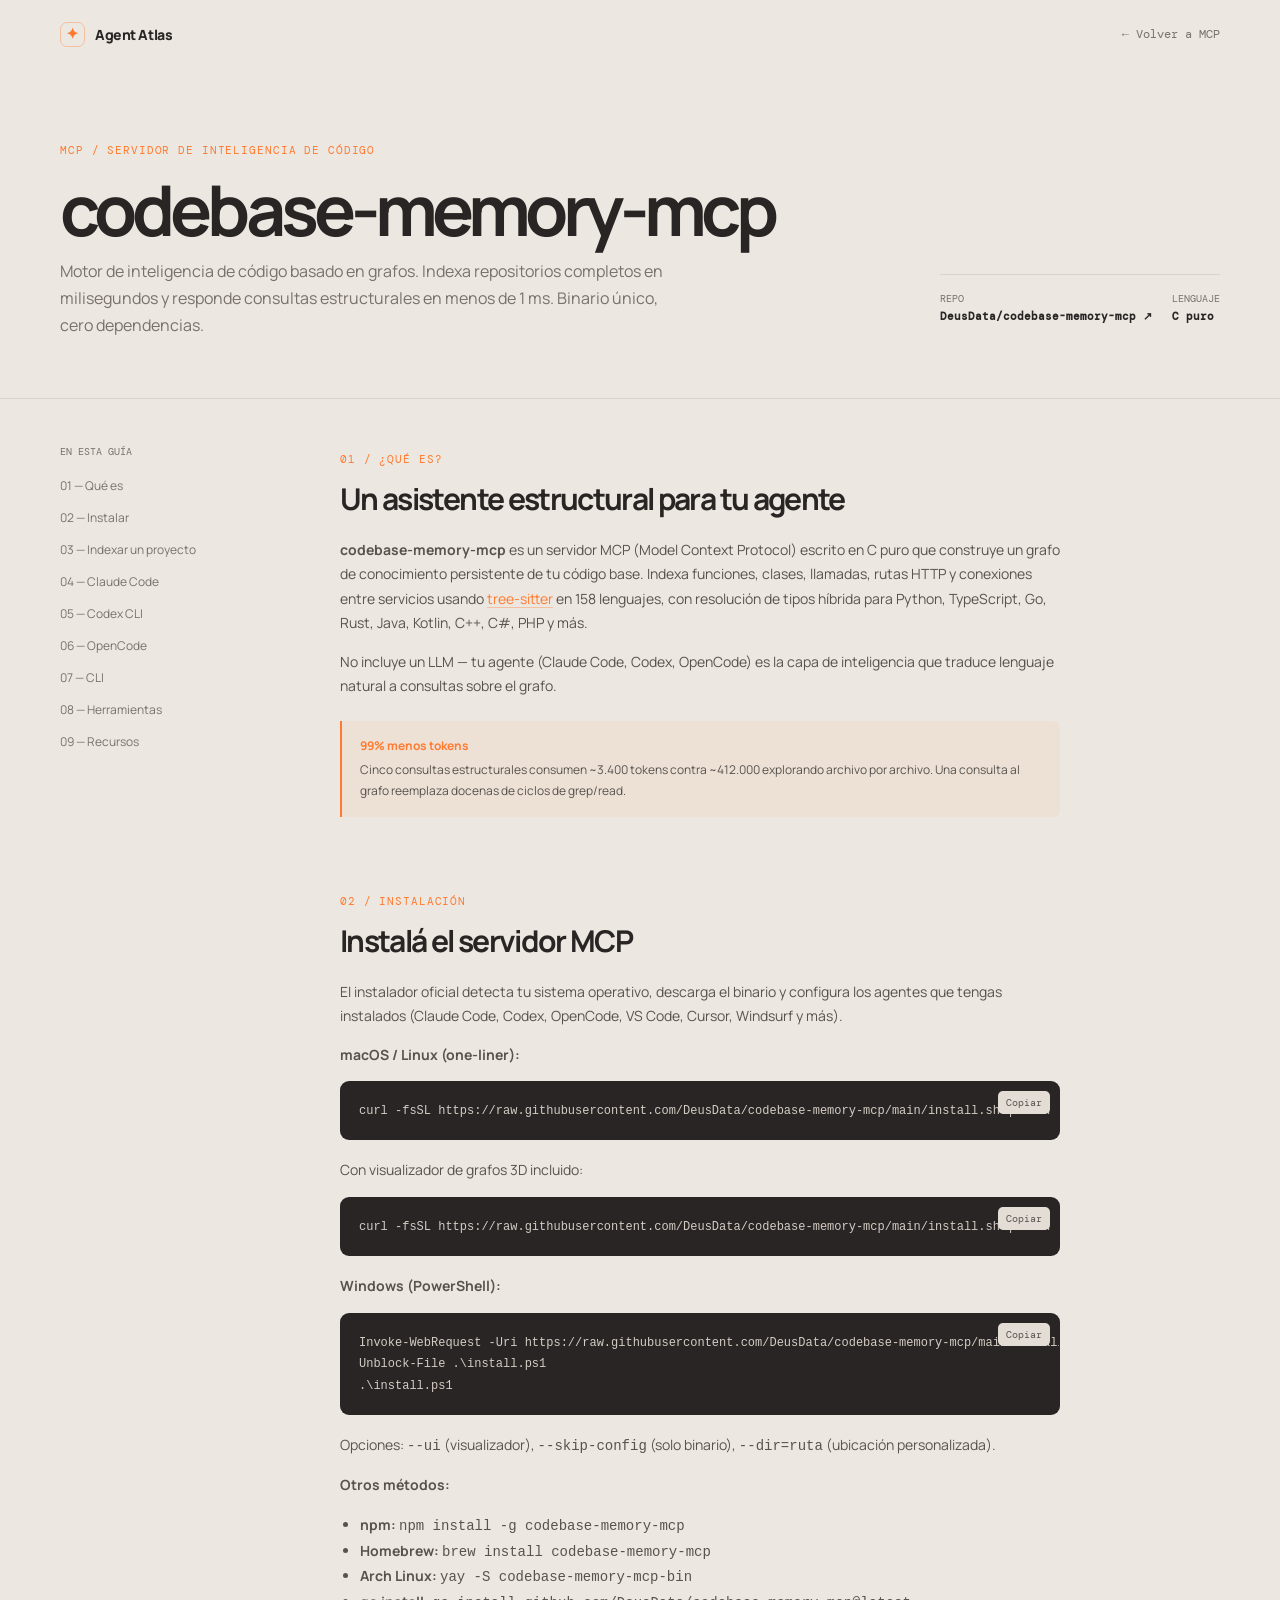
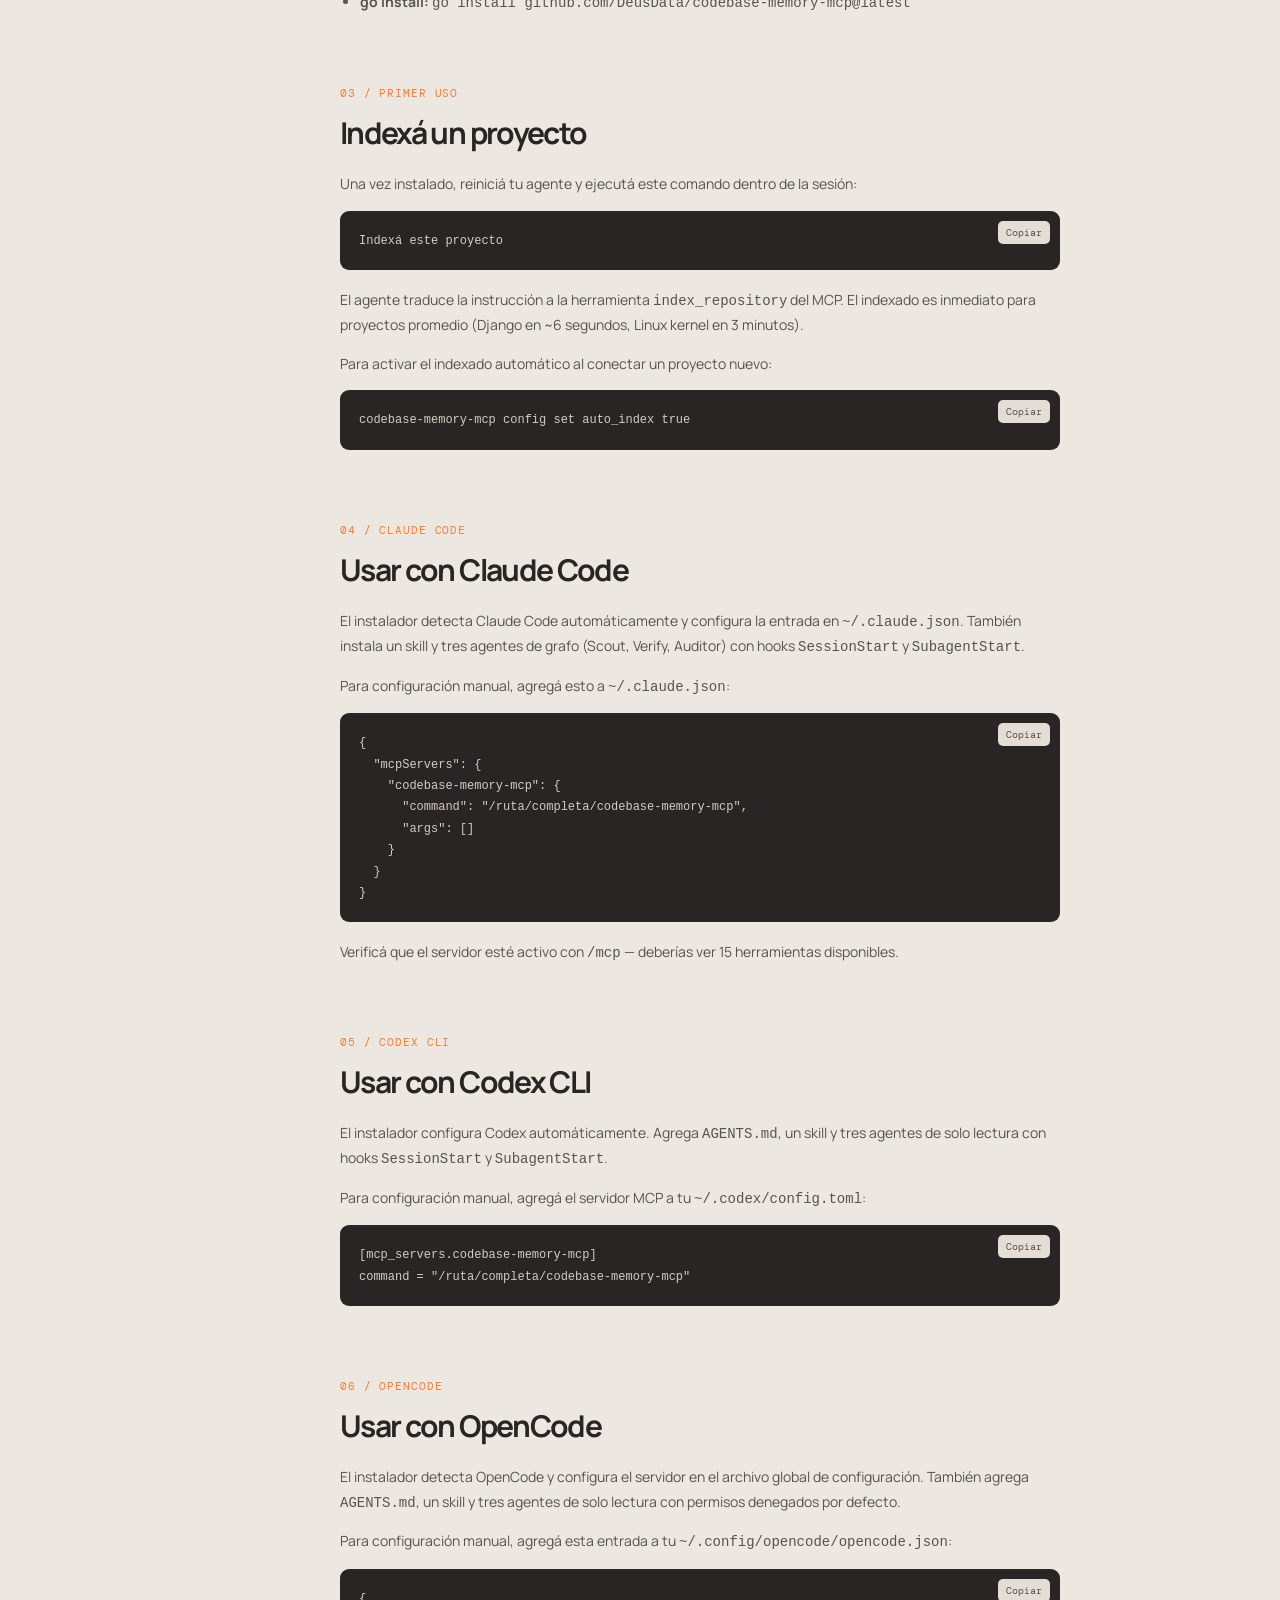
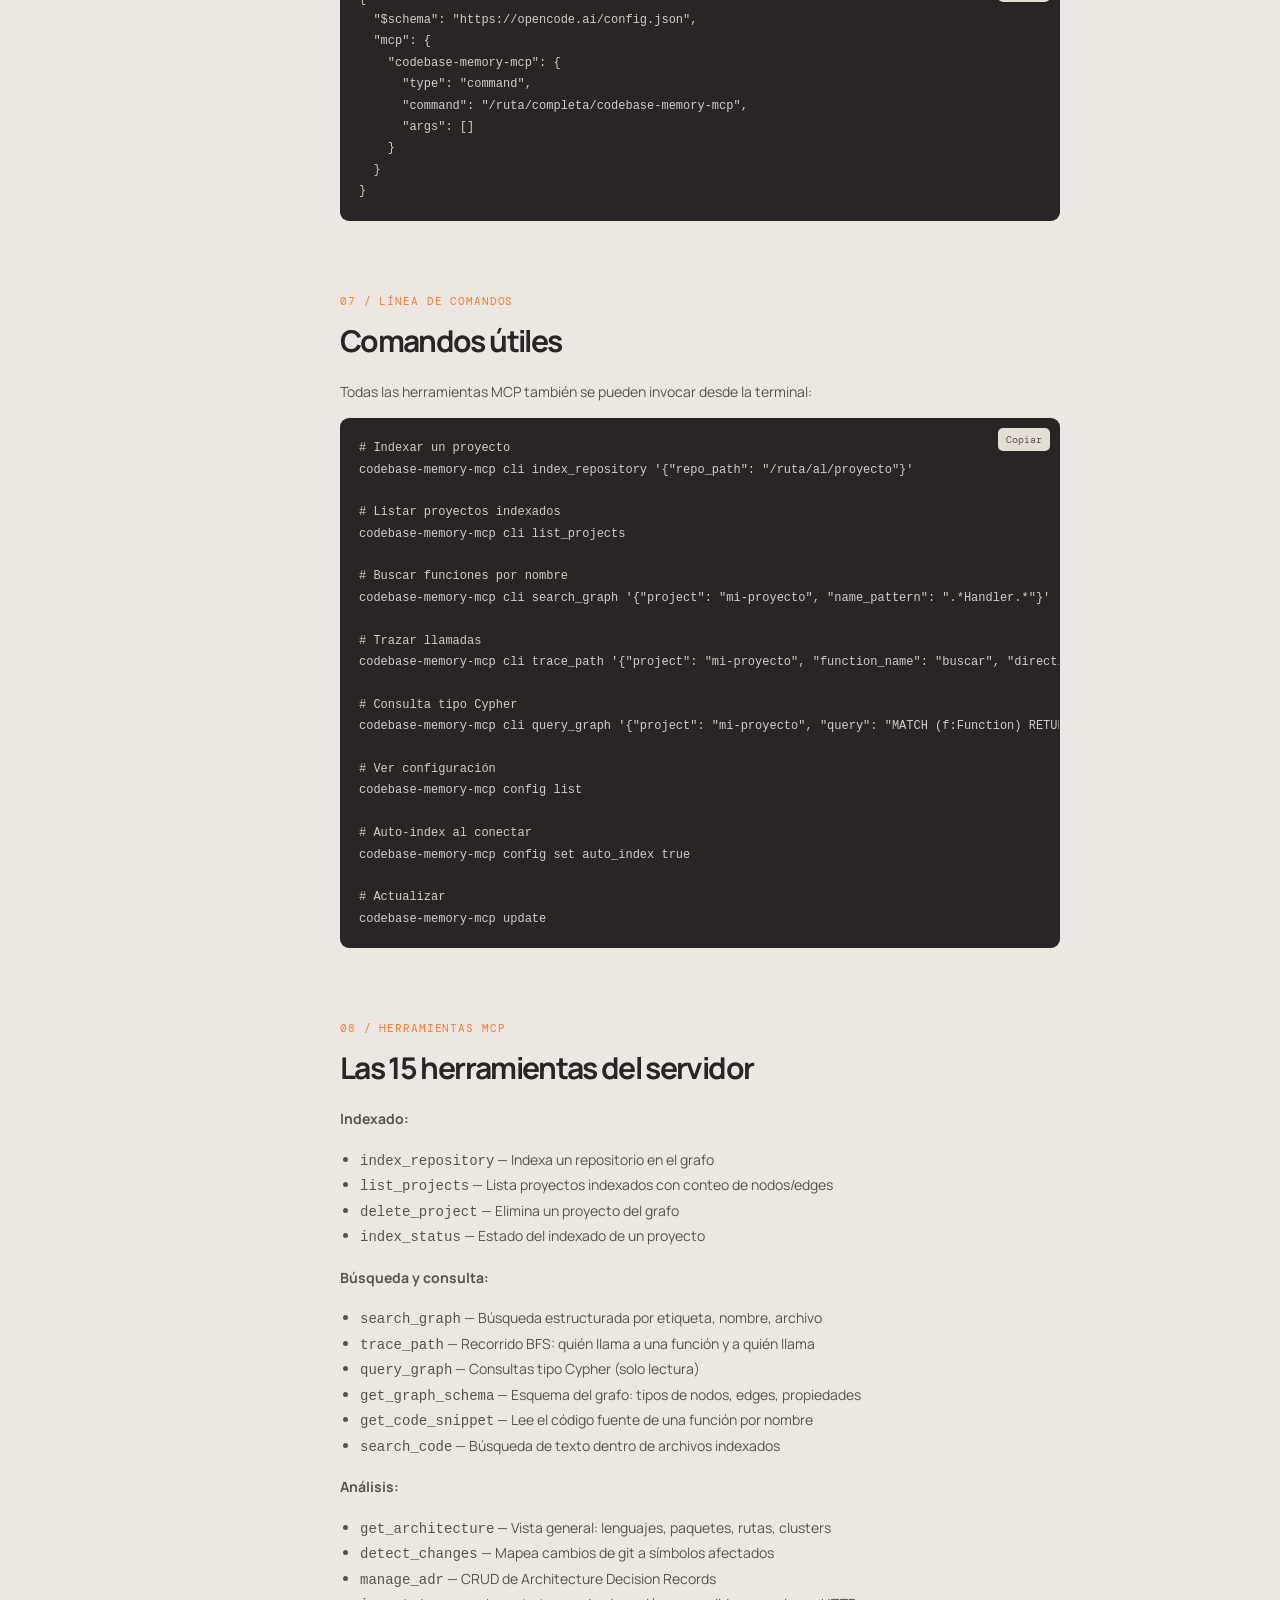
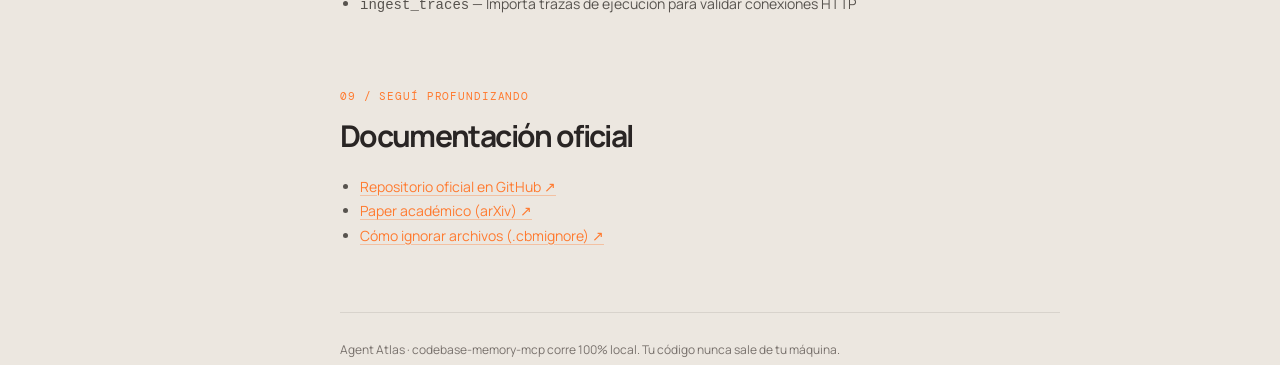
<file: mcp-codebase-memory.html>
<!doctype html><html lang="es"><head><meta charset="UTF-8"><meta name="viewport" content="width=device-width,initial-scale=1.0">    <meta property="og:title" content="codebase-memory-mcp — Agent Atlas" />
    <meta property="og:description" content="Instalación y uso de codebase-memory-mcp, el servidor MCP de inteligencia de código." />
    <meta property="og:type" content="article" />
    <meta property="og:image" content="https://codeconfig.net/mcp-codebase-memory.png" />
    <meta name="twitter:card" content="summary_large_image" />
    <meta name="twitter:title" content="codebase-memory-mcp — Agent Atlas" />
    <meta name="twitter:description" content="Instalación y uso de codebase-memory-mcp, el servidor MCP de inteligencia de código." />
    <meta name="twitter:image" content="https://codeconfig.net/mcp-codebase-memory.png" />
    <meta name="description" content="Instalación y uso de codebase-memory-mcp, el servidor MCP de inteligencia de código."><title>codebase-memory-mcp — Agent Atlas</title><link rel="preconnect" href="https://fonts.googleapis.com"><link rel="preconnect" href="https://fonts.gstatic.com" crossorigin><link href="https://fonts.googleapis.com/css2?family=DM+Mono:wght@400;500&family=Manrope:wght@400;500;600;700;800&display=swap" rel="stylesheet"><link rel="stylesheet" href="styles.css?v=20260720"><link rel="manifest" href="manifest.json"><link rel="icon" href="favicon.svg" type="image/svg+xml"><link rel="canonical" href="https://codeconfig.net/mcp-codebase-memory.html">
    <script type="application/ld+json">
    {
      "@context": "https://schema.org",
      "@type": "WebPage",
      "name": "codebase-memory-mcp — Agent Atlas",
      "url": "https://codeconfig.net/mcp-codebase-memory.html",
      "description": "Instalación y uso de codebase-memory-mcp, el servidor MCP de inteligencia de código.",
      "isPartOf": { "@type": "WebSite", "name": "Agent Atlas", "url": "https://codeconfig.net/" }
    }
    </script></head><body class="guide-shell"><header class="guide-header"><div class="container"><a class="brand" href="index.html"><span class="brand-mark">✦</span> Agent Atlas</a><a class="back-link" href="index.html#mcp">← Volver a MCP</a></div></header><main class="guide-main"><section class="guide-hero"><div class="container guide-hero-grid"><div><span class="section-kicker">MCP / SERVIDOR DE INTELIGENCIA DE CÓDIGO</span><h1>codebase-memory-mcp</h1><p>Motor de inteligencia de código basado en grafos. Indexa repositorios completos en milisegundos y responde consultas estructurales en menos de 1 ms. Binario único, cero dependencias.</p></div><div class="guide-meta"><div>REPO<b><a href="https://github.com/DeusData/codebase-memory-mcp" target="_blank" rel="noreferrer">DeusData/codebase-memory-mcp ↗</a></b></div><div>LENGUAJE<b>C puro</b></div></div></div></section><div class="container guide-layout"><aside class="guide-nav" role="navigation" aria-label="Navegación de la guía"><span>EN ESTA GUÍA</span><a href="#que-es">01 — Qué es</a><a href="#instalar">02 — Instalar</a><a href="#indexar">03 — Indexar un proyecto</a><a href="#claude">04 — Claude Code</a><a href="#codex">05 — Codex CLI</a><a href="#opencode">06 — OpenCode</a><a href="#cli">07 — CLI</a><a href="#herramientas">08 — Herramientas</a><a href="#recursos">09 — Recursos</a></aside><article class="guide-content">
<section id="que-es"><span class="section-kicker">01 / ¿QUÉ ES?</span><h2>Un asistente estructural para tu agente</h2><p><strong>codebase-memory-mcp</strong> es un servidor MCP (Model Context Protocol) escrito en C puro que construye un grafo de conocimiento persistente de tu código base. Indexa funciones, clases, llamadas, rutas HTTP y conexiones entre servicios usando <a href="https://tree-sitter.github.io/tree-sitter/" target="_blank" rel="noreferrer">tree-sitter</a> en 158 lenguajes, con resolución de tipos híbrida para Python, TypeScript, Go, Rust, Java, Kotlin, C++, C#, PHP y más.</p><p>No incluye un LLM — tu agente (Claude Code, Codex, OpenCode) es la capa de inteligencia que traduce lenguaje natural a consultas sobre el grafo.</p><div class="callout"><strong>99% menos tokens</strong><p>Cinco consultas estructurales consumen ~3.400 tokens contra ~412.000 explorando archivo por archivo. Una consulta al grafo reemplaza docenas de ciclos de grep/read.</p></div></section>
<section id="instalar"><span class="section-kicker">02 / INSTALACIÓN</span><h2>Instalá el servidor MCP</h2><p>El instalador oficial detecta tu sistema operativo, descarga el binario y configura los agentes que tengas instalados (Claude Code, Codex, OpenCode, VS Code, Cursor, Windsurf y más).</p><p><strong>macOS / Linux (one-liner):</strong></p><div class="code-block"><button class="copy-button" title="Copiar comando al portapapeles">Copiar</button><pre><code>curl -fsSL https://raw.githubusercontent.com/DeusData/codebase-memory-mcp/main/install.sh | bash</code></pre></div><p>Con visualizador de grafos 3D incluido:</p><div class="code-block"><button class="copy-button" title="Copiar comando al portapapeles">Copiar</button><pre><code>curl -fsSL https://raw.githubusercontent.com/DeusData/codebase-memory-mcp/main/install.sh | bash -s -- --ui</code></pre></div><p><strong>Windows (PowerShell):</strong></p><div class="code-block"><button class="copy-button" title="Copiar comando al portapapeles">Copiar</button><pre><code>Invoke-WebRequest -Uri https://raw.githubusercontent.com/DeusData/codebase-memory-mcp/main/install.ps1 -OutFile install.ps1
Unblock-File .\install.ps1
.\install.ps1</code></pre></div><p>Opciones: <code>--ui</code> (visualizador), <code>--skip-config</code> (solo binario), <code>--dir=ruta</code> (ubicación personalizada).</p><p><strong>Otros métodos:</strong></p><ul><li><strong>npm:</strong> <code>npm install -g codebase-memory-mcp</code></li><li><strong>Homebrew:</strong> <code>brew install codebase-memory-mcp</code></li><li><strong>Arch Linux:</strong> <code>yay -S codebase-memory-mcp-bin</code></li><li><strong>go install:</strong> <code>go install github.com/DeusData/codebase-memory-mcp@latest</code></li></ul></section>
<section id="indexar"><span class="section-kicker">03 / PRIMER USO</span><h2>Indexá un proyecto</h2><p>Una vez instalado, reiniciá tu agente y ejecutá este comando dentro de la sesión:</p><div class="code-block"><button class="copy-button" title="Copiar comando al portapapeles">Copiar</button><pre><code>Indexá este proyecto</code></pre></div><p>El agente traduce la instrucción a la herramienta <code>index_repository</code> del MCP. El indexado es inmediato para proyectos promedio (Django en ~6 segundos, Linux kernel en 3 minutos).</p><p>Para activar el indexado automático al conectar un proyecto nuevo:</p><div class="code-block"><button class="copy-button" title="Copiar comando al portapapeles">Copiar</button><pre><code>codebase-memory-mcp config set auto_index true</code></pre></div></section>
<section id="claude"><span class="section-kicker">04 / CLAUDE CODE</span><h2>Usar con Claude Code</h2><p>El instalador detecta Claude Code automáticamente y configura la entrada en <code>~/.claude.json</code>. También instala un skill y tres agentes de grafo (Scout, Verify, Auditor) con hooks <code>SessionStart</code> y <code>SubagentStart</code>.</p><p>Para configuración manual, agregá esto a <code>~/.claude.json</code>:</p><div class="code-block"><button class="copy-button" title="Copiar comando al portapapeles">Copiar</button><pre><code>{
  "mcpServers": {
    "codebase-memory-mcp": {
      "command": "/ruta/completa/codebase-memory-mcp",
      "args": []
    }
  }
}</code></pre></div><p>Verificá que el servidor esté activo con <code>/mcp</code> — deberías ver 15 herramientas disponibles.</p></section>
<section id="codex"><span class="section-kicker">05 / CODEX CLI</span><h2>Usar con Codex CLI</h2><p>El instalador configura Codex automáticamente. Agrega <code>AGENTS.md</code>, un skill y tres agentes de solo lectura con hooks <code>SessionStart</code> y <code>SubagentStart</code>.</p><p>Para configuración manual, agregá el servidor MCP a tu <code>~/.codex/config.toml</code>:</p><div class="code-block"><button class="copy-button" title="Copiar comando al portapapeles">Copiar</button><pre><code>[mcp_servers.codebase-memory-mcp]
command = "/ruta/completa/codebase-memory-mcp"</code></pre></div></section>
<section id="opencode"><span class="section-kicker">06 / OPENCODE</span><h2>Usar con OpenCode</h2><p>El instalador detecta OpenCode y configura el servidor en el archivo global de configuración. También agrega <code>AGENTS.md</code>, un skill y tres agentes de solo lectura con permisos denegados por defecto.</p><p>Para configuración manual, agregá esta entrada a tu <code>~/.config/opencode/opencode.json</code>:</p><div class="code-block"><button class="copy-button" title="Copiar comando al portapapeles">Copiar</button><pre><code>{
  "$schema": "https://opencode.ai/config.json",
  "mcp": {
    "codebase-memory-mcp": {
      "type": "command",
      "command": "/ruta/completa/codebase-memory-mcp",
      "args": []
    }
  }
}</code></pre></div></section>
<section id="cli"><span class="section-kicker">07 / LÍNEA DE COMANDOS</span><h2>Comandos útiles</h2><p>Todas las herramientas MCP también se pueden invocar desde la terminal:</p><div class="code-block"><button class="copy-button" title="Copiar comando al portapapeles">Copiar</button><pre><code># Indexar un proyecto
codebase-memory-mcp cli index_repository '{"repo_path": "/ruta/al/proyecto"}'

# Listar proyectos indexados
codebase-memory-mcp cli list_projects

# Buscar funciones por nombre
codebase-memory-mcp cli search_graph '{"project": "mi-proyecto", "name_pattern": ".*Handler.*"}'

# Trazar llamadas
codebase-memory-mcp cli trace_path '{"project": "mi-proyecto", "function_name": "buscar", "direction": "both"}'

# Consulta tipo Cypher
codebase-memory-mcp cli query_graph '{"project": "mi-proyecto", "query": "MATCH (f:Function) RETURN f.name LIMIT 5"}'

# Ver configuración
codebase-memory-mcp config list

# Auto-index al conectar
codebase-memory-mcp config set auto_index true

# Actualizar
codebase-memory-mcp update</code></pre></div></section>
<section id="herramientas"><span class="section-kicker">08 / HERRAMIENTAS MCP</span><h2>Las 15 herramientas del servidor</h2><p><strong>Indexado:</strong></p><ul><li><code>index_repository</code> — Indexa un repositorio en el grafo</li><li><code>list_projects</code> — Lista proyectos indexados con conteo de nodos/edges</li><li><code>delete_project</code> — Elimina un proyecto del grafo</li><li><code>index_status</code> — Estado del indexado de un proyecto</li></ul><p><strong>Búsqueda y consulta:</strong></p><ul><li><code>search_graph</code> — Búsqueda estructurada por etiqueta, nombre, archivo</li><li><code>trace_path</code> — Recorrido BFS: quién llama a una función y a quién llama</li><li><code>query_graph</code> — Consultas tipo Cypher (solo lectura)</li><li><code>get_graph_schema</code> — Esquema del grafo: tipos de nodos, edges, propiedades</li><li><code>get_code_snippet</code> — Lee el código fuente de una función por nombre</li><li><code>search_code</code> — Búsqueda de texto dentro de archivos indexados</li></ul><p><strong>Análisis:</strong></p><ul><li><code>get_architecture</code> — Vista general: lenguajes, paquetes, rutas, clusters</li><li><code>detect_changes</code> — Mapea cambios de git a símbolos afectados</li><li><code>manage_adr</code> — CRUD de Architecture Decision Records</li><li><code>ingest_traces</code> — Importa trazas de ejecución para validar conexiones HTTP</li></ul></section>
<section id="recursos"><span class="section-kicker">09 / SEGUÍ PROFUNDIZANDO</span><h2>Documentación oficial</h2><ul><li><a href="https://github.com/DeusData/codebase-memory-mcp" target="_blank" rel="noreferrer">Repositorio oficial en GitHub ↗</a></li><li><a href="https://arxiv.org/abs/2603.27277" target="_blank" rel="noreferrer">Paper académico (arXiv) ↗</a></li><li><a href="https://github.com/DeusData/codebase-memory-mcp/blob/main/docs/cbmignore.md" target="_blank" rel="noreferrer">Cómo ignorar archivos (.cbmignore) ↗</a></li></ul></section><footer class="guide-footer">Agent Atlas · codebase-memory-mcp corre 100% local. Tu código nunca sale de tu máquina.</footer></article></div></main><script src="app.js?v=20260720"></script></body></html>
</file>
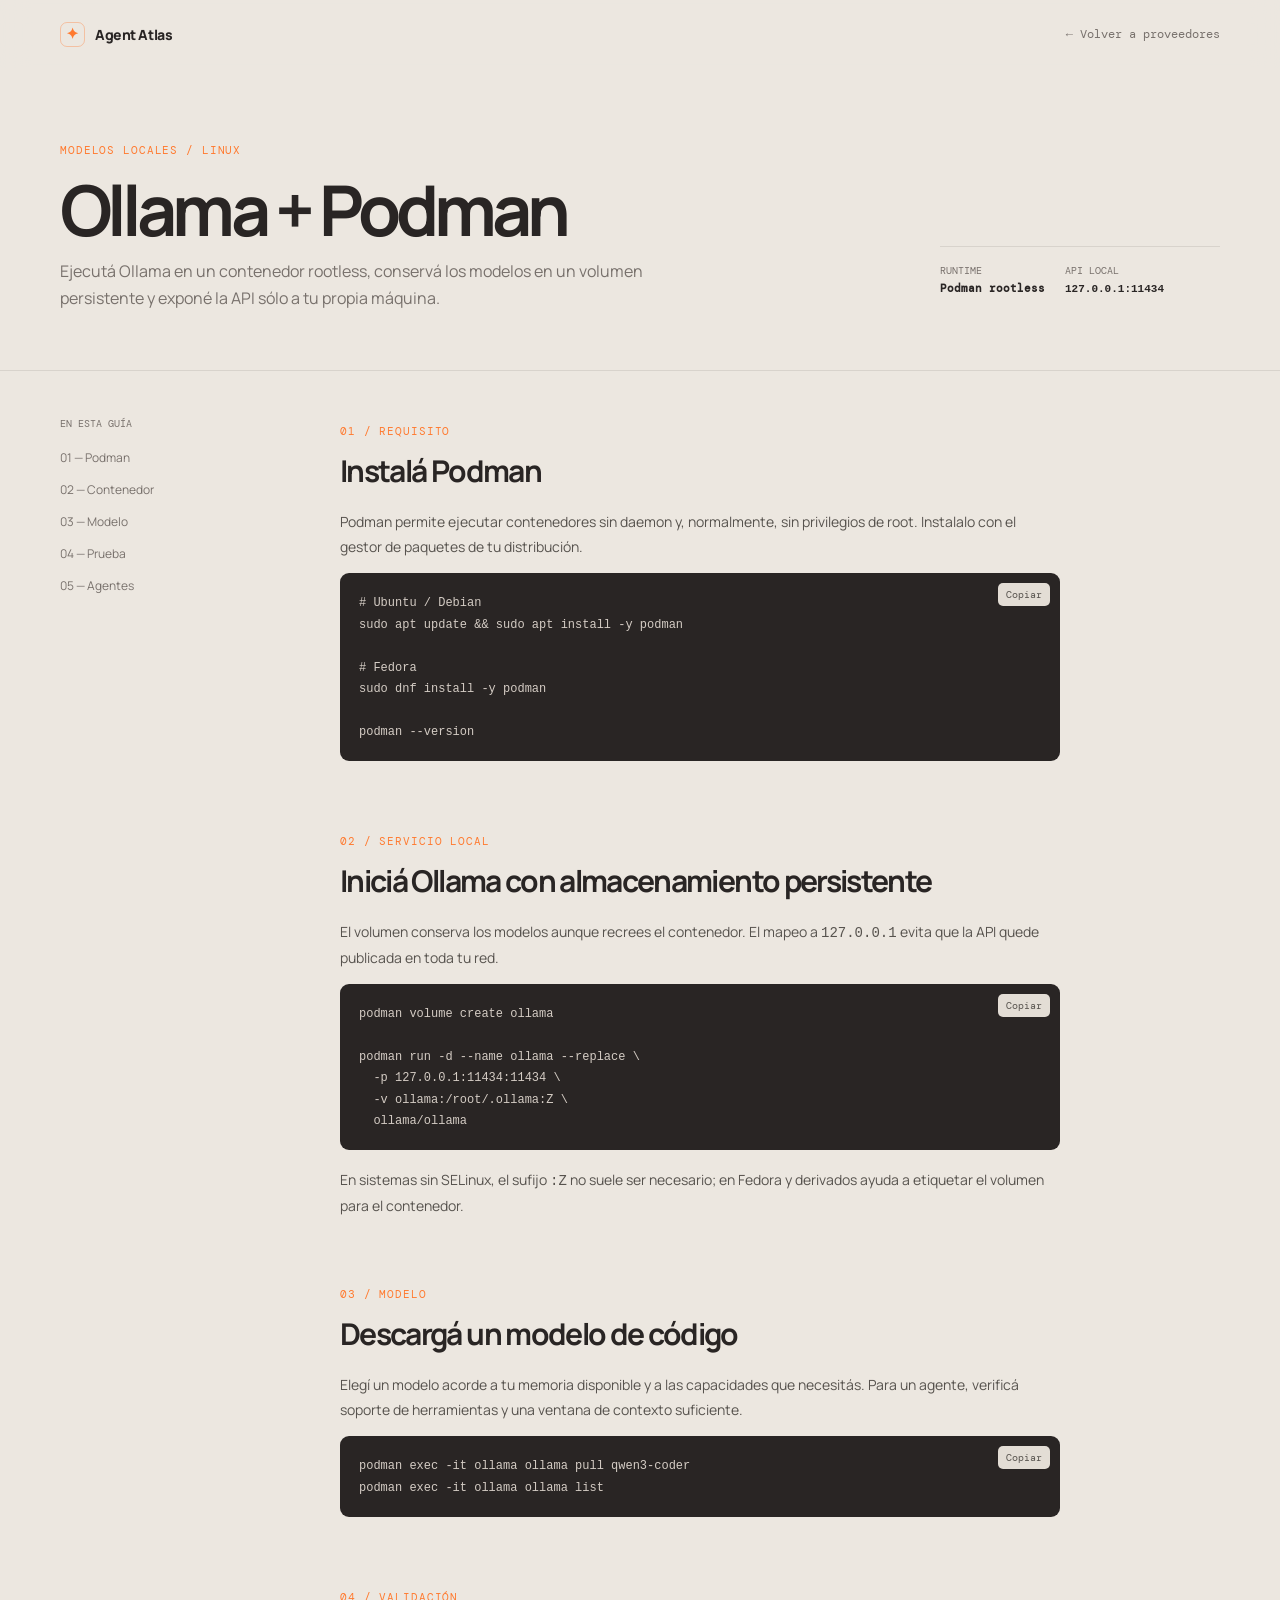
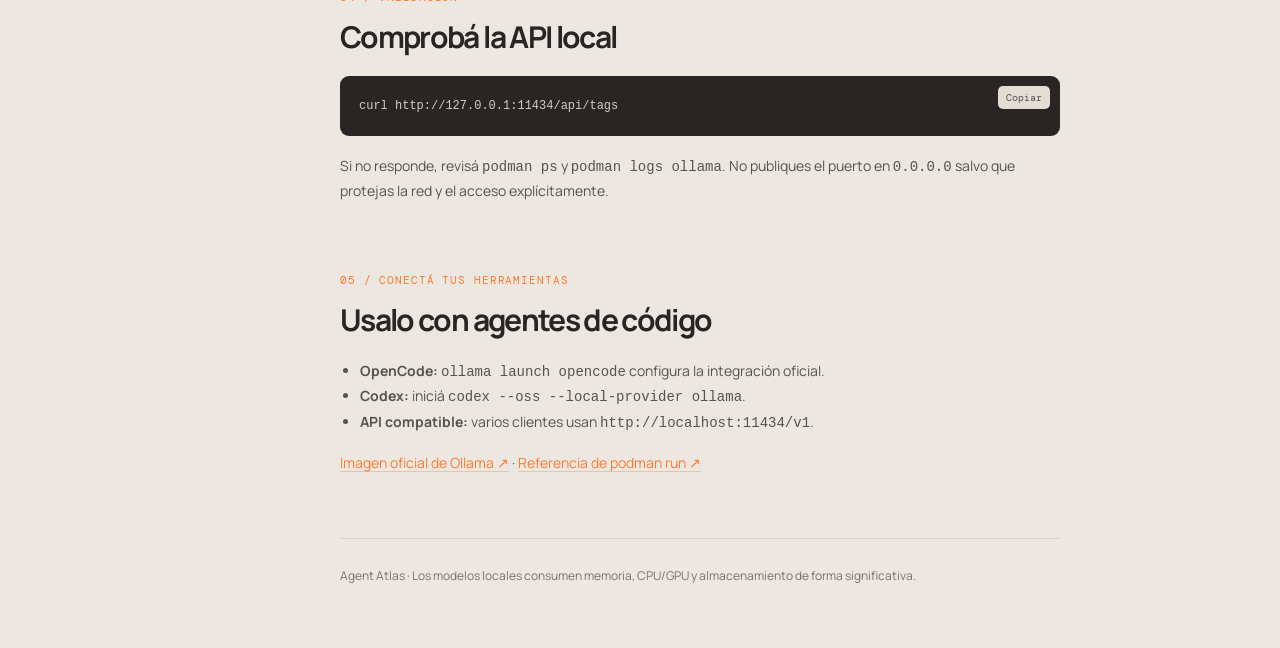
<file: ollama.html>
<!doctype html><html lang="es"><head><meta charset="UTF-8"><meta name="viewport" content="width=device-width,initial-scale=1.0">    <meta property="og:title" content="Ollama con Podman — Agent Atlas" />
    <meta property="og:description" content="Instalá Ollama en Linux usando Podman." />
    <meta property="og:type" content="article" />
    <meta property="og:image" content="https://codeconfig.net/ollama.png" />
    <meta name="twitter:card" content="summary_large_image" />
    <meta name="twitter:title" content="Ollama con Podman — Agent Atlas" />
    <meta name="twitter:description" content="Instalá Ollama en Linux usando Podman." />
    <meta name="twitter:image" content="https://codeconfig.net/ollama.png" />
    <meta name="description" content="Instalá Ollama en Linux usando Podman."><title>Ollama con Podman — Agent Atlas</title><link rel="preconnect" href="https://fonts.googleapis.com"><link rel="preconnect" href="https://fonts.gstatic.com" crossorigin><link href="https://fonts.googleapis.com/css2?family=DM+Mono:wght@400;500&family=Manrope:wght@400;500;600;700;800&display=swap" rel="stylesheet"><link rel="stylesheet" href="styles.css?v=20260720"><link rel="manifest" href="manifest.json"><link rel="icon" href="favicon.svg" type="image/svg+xml"><link rel="canonical" href="https://codeconfig.net/ollama.html">
    <script type="application/ld+json">
    {
      "@context": "https://schema.org",
      "@type": "WebPage",
      "name": "Ollama con Podman — Agent Atlas",
      "url": "https://codeconfig.net/ollama.html",
      "description": "Instalá Ollama en Linux usando Podman.",
      "isPartOf": { "@type": "WebSite", "name": "Agent Atlas", "url": "https://codeconfig.net/" }
    }
    </script></head><body class="guide-shell"><header class="guide-header"><div class="container"><a class="brand" href="index.html"><span class="brand-mark">✦</span> Agent Atlas</a><a class="back-link" href="index.html#proveedores">← Volver a proveedores</a></div></header><main class="guide-main"><section class="guide-hero"><div class="container guide-hero-grid"><div><span class="section-kicker">MODELOS LOCALES / LINUX</span><h1>Ollama + Podman</h1><p>Ejecutá Ollama en un contenedor rootless, conservá los modelos en un volumen persistente y exponé la API sólo a tu propia máquina.</p></div><div class="guide-meta"><div>RUNTIME<b>Podman rootless</b></div><div>API LOCAL<b><code>127.0.0.1:11434</code></b></div></div></div></section><div class="container guide-layout"><aside class="guide-nav" role="navigation" aria-label="Navegación de la guía"><span>EN ESTA GUÍA</span><a href="#podman">01 — Podman</a><a href="#contenedor">02 — Contenedor</a><a href="#modelo">03 — Modelo</a><a href="#prueba">04 — Prueba</a><a href="#agentes">05 — Agentes</a></aside><article class="guide-content"><section id="podman"><span class="section-kicker">01 / REQUISITO</span><h2>Instalá Podman</h2><p>Podman permite ejecutar contenedores sin daemon y, normalmente, sin privilegios de root. Instalalo con el gestor de paquetes de tu distribución.</p><div class="code-block"><button class="copy-button" title="Copiar comando al portapapeles">Copiar</button><pre><code># Ubuntu / Debian
sudo apt update && sudo apt install -y podman

# Fedora
sudo dnf install -y podman

podman --version</code></pre></div></section><section id="contenedor"><span class="section-kicker">02 / SERVICIO LOCAL</span><h2>Iniciá Ollama con almacenamiento persistente</h2><p>El volumen conserva los modelos aunque recrees el contenedor. El mapeo a <code>127.0.0.1</code> evita que la API quede publicada en toda tu red.</p><div class="code-block"><button class="copy-button" title="Copiar comando al portapapeles">Copiar</button><pre><code>podman volume create ollama

podman run -d --name ollama --replace \
  -p 127.0.0.1:11434:11434 \
  -v ollama:/root/.ollama:Z \
  ollama/ollama</code></pre></div><p>En sistemas sin SELinux, el sufijo <code>:Z</code> no suele ser necesario; en Fedora y derivados ayuda a etiquetar el volumen para el contenedor.</p></section><section id="modelo"><span class="section-kicker">03 / MODELO</span><h2>Descargá un modelo de código</h2><p>Elegí un modelo acorde a tu memoria disponible y a las capacidades que necesitás. Para un agente, verificá soporte de herramientas y una ventana de contexto suficiente.</p><div class="code-block"><button class="copy-button" title="Copiar comando al portapapeles">Copiar</button><pre><code>podman exec -it ollama ollama pull qwen3-coder
podman exec -it ollama ollama list</code></pre></div></section><section id="prueba"><span class="section-kicker">04 / VALIDACIÓN</span><h2>Comprobá la API local</h2><div class="code-block"><button class="copy-button" title="Copiar comando al portapapeles">Copiar</button><pre><code>curl http://127.0.0.1:11434/api/tags</code></pre></div><p>Si no responde, revisá <code>podman ps</code> y <code>podman logs ollama</code>. No publiques el puerto en <code>0.0.0.0</code> salvo que protejas la red y el acceso explícitamente.</p></section><section id="agentes"><span class="section-kicker">05 / CONECTÁ TUS HERRAMIENTAS</span><h2>Usalo con agentes de código</h2><ul><li><strong>OpenCode:</strong> <code>ollama launch opencode</code> configura la integración oficial.</li><li><strong>Codex:</strong> iniciá <code>codex --oss --local-provider ollama</code>.</li><li><strong>API compatible:</strong> varios clientes usan <code>http://localhost:11434/v1</code>.</li></ul><p><a href="https://docs.ollama.com/docker" target="_blank" rel="noreferrer">Imagen oficial de Ollama ↗</a> · <a href="https://docs.podman.io/en/latest/markdown/podman-run.1.html" target="_blank" rel="noreferrer">Referencia de podman run ↗</a></p></section><footer class="guide-footer">Agent Atlas · Los modelos locales consumen memoria, CPU/GPU y almacenamiento de forma significativa.</footer></article></div></main><script src="app.js?v=20260720"></script></body></html>
</file>
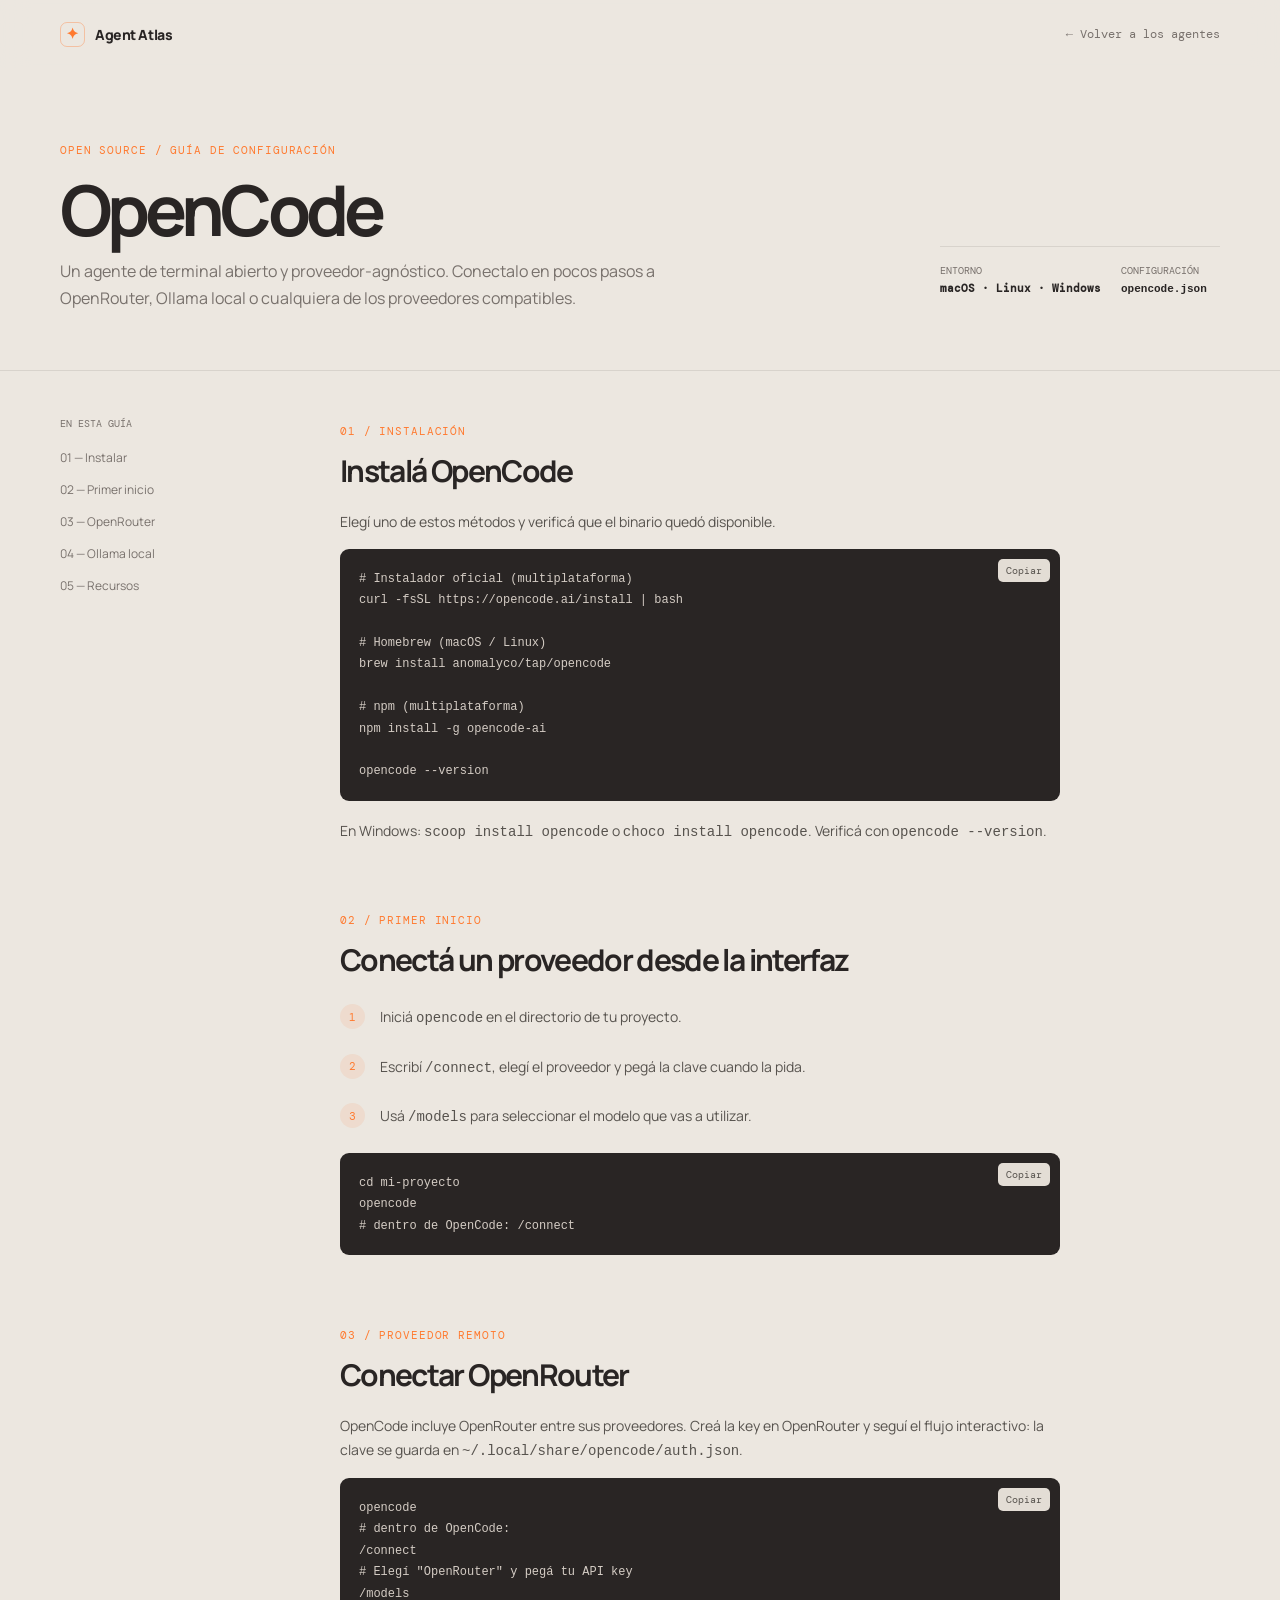
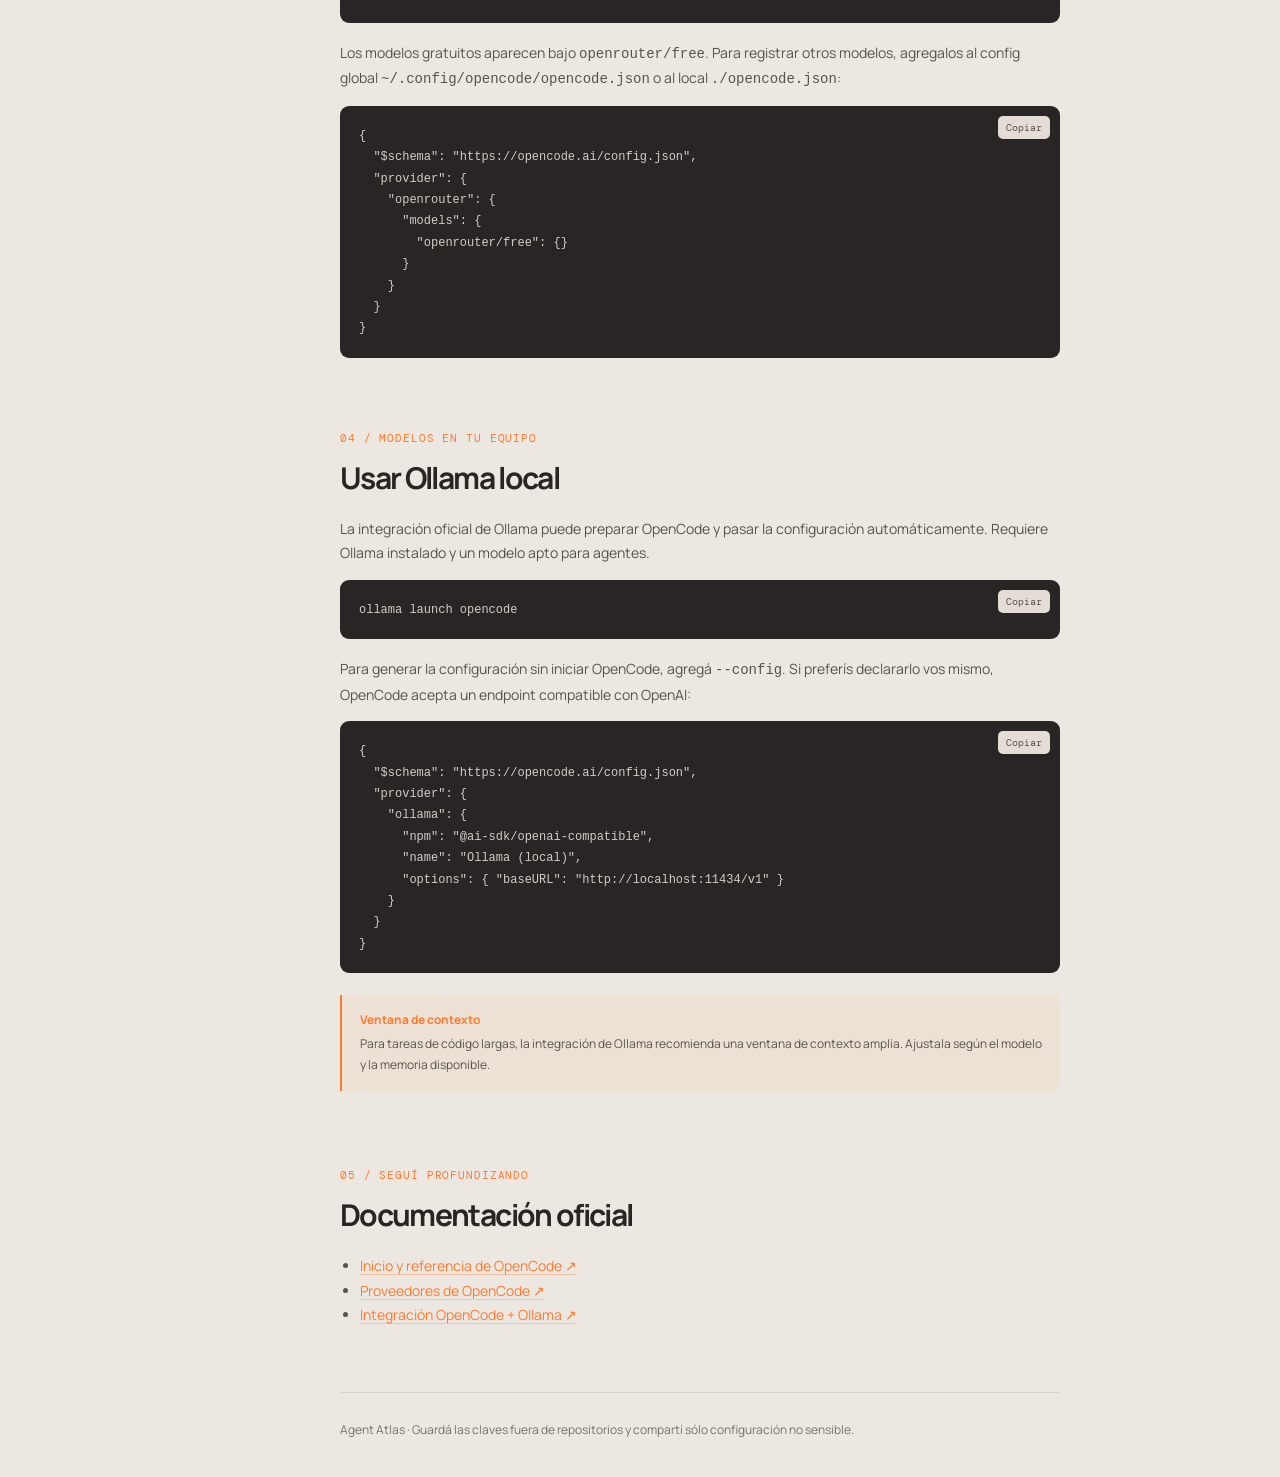
<file: opencode.html>
<!doctype html>
<html lang="es"><head><meta charset="UTF-8" /><meta name="viewport" content="width=device-width, initial-scale=1.0" />    <meta property="og:title" content="Guía de OpenCode — Agent Atlas" />
    <meta property="og:description" content="Instalación y configuración de OpenCode con OpenRouter y Ollama." />
    <meta property="og:type" content="article" />
    <meta property="og:image" content="https://codeconfig.net/opencode.png" />
    <meta name="twitter:card" content="summary_large_image" />
    <meta name="twitter:title" content="Guía de OpenCode — Agent Atlas" />
    <meta name="twitter:description" content="Instalación y configuración de OpenCode con OpenRouter y Ollama." />
    <meta name="twitter:image" content="https://codeconfig.net/opencode.png" />
    <meta name="description" content="Instalación y configuración de OpenCode con OpenRouter y Ollama." /><title>Guía de OpenCode — Agent Atlas</title><link rel="preconnect" href="https://fonts.googleapis.com" /><link rel="preconnect" href="https://fonts.gstatic.com" crossorigin /><link href="https://fonts.googleapis.com/css2?family=DM+Mono:wght@400;500&family=Manrope:wght@400;500;600;700;800&display=swap" rel="stylesheet" /><link rel="stylesheet" href="styles.css?v=20260720" /><link rel="manifest" href="manifest.json" /><link rel="icon" href="favicon.svg" type="image/svg+xml" /><link rel="canonical" href="https://codeconfig.net/opencode.html" />
    <script type="application/ld+json">
    {
      "@context": "https://schema.org",
      "@type": "WebPage",
      "name": "Guía de OpenCode — Agent Atlas",
      "url": "https://codeconfig.net/opencode.html",
      "description": "Instalación y configuración de OpenCode con OpenRouter y Ollama.",
      "isPartOf": { "@type": "WebSite", "name": "Agent Atlas", "url": "https://codeconfig.net/" }
    }
    </script></head>
<body class="guide-shell"><header class="guide-header"><div class="container"><a class="brand" href="index.html"><span class="brand-mark">✦</span> Agent Atlas</a><a class="back-link" href="index.html#agentes">← Volver a los agentes</a></div></header><main class="guide-main"><section class="guide-hero"><div class="container guide-hero-grid"><div><span class="section-kicker">OPEN SOURCE / GUÍA DE CONFIGURACIÓN</span><h1>OpenCode</h1><p>Un agente de terminal abierto y proveedor-agnóstico. Conectalo en pocos pasos a OpenRouter, Ollama local o cualquiera de los proveedores compatibles.</p></div><div class="guide-meta"><div>ENTORNO<b>macOS · Linux · Windows</b></div><div>CONFIGURACIÓN<b><code>opencode.json</code></b></div></div></div></section>
<div class="container guide-layout"><aside class="guide-nav" role="navigation" aria-label="Navegación de la guía"><span>EN ESTA GUÍA</span><a href="#instalar">01 — Instalar</a><a href="#inicio">02 — Primer inicio</a><a href="#openrouter">03 — OpenRouter</a><a href="#ollama">04 — Ollama local</a><a href="#recursos">05 — Recursos</a></aside><article class="guide-content">
<section id="instalar"><span class="section-kicker">01 / INSTALACIÓN</span><h2>Instalá OpenCode</h2><p>Elegí uno de estos métodos y verificá que el binario quedó disponible.</p><div class="code-block"><button class="copy-button" title="Copiar comando al portapapeles">Copiar</button><pre><code># Instalador oficial (multiplataforma)
curl -fsSL https://opencode.ai/install | bash

# Homebrew (macOS / Linux)
brew install anomalyco/tap/opencode

# npm (multiplataforma)
npm install -g opencode-ai

opencode --version</code></pre></div><p>En Windows: <code>scoop install opencode</code> o <code>choco install opencode</code>. Verificá con <code>opencode --version</code>.</p></section>
<section id="inicio"><span class="section-kicker">02 / PRIMER INICIO</span><h2>Conectá un proveedor desde la interfaz</h2><div class="step"><span class="step-num">1</span><p>Iniciá <code>opencode</code> en el directorio de tu proyecto.</p></div><div class="step"><span class="step-num">2</span><p>Escribí <code>/connect</code>, elegí el proveedor y pegá la clave cuando la pida.</p></div><div class="step"><span class="step-num">3</span><p>Usá <code>/models</code> para seleccionar el modelo que vas a utilizar.</p></div><div class="code-block"><button class="copy-button" title="Copiar comando al portapapeles">Copiar</button><pre><code>cd mi-proyecto
opencode
# dentro de OpenCode: /connect</code></pre></div></section>
<section id="openrouter"><span class="section-kicker">03 / PROVEEDOR REMOTO</span><h2>Conectar OpenRouter</h2><p>OpenCode incluye OpenRouter entre sus proveedores. Creá la key en OpenRouter y seguí el flujo interactivo: la clave se guarda en <code>~/.local/share/opencode/auth.json</code>.</p><div class="code-block"><button class="copy-button" title="Copiar comando al portapapeles">Copiar</button><pre><code>opencode
# dentro de OpenCode:
/connect
# Elegí "OpenRouter" y pegá tu API key
/models</code></pre></div><p>Los modelos gratuitos aparecen bajo <code>openrouter/free</code>. Para registrar otros modelos, agregalos al config global <code>~/.config/opencode/opencode.json</code> o al local <code>./opencode.json</code>:</p><div class="code-block"><button class="copy-button" title="Copiar comando al portapapeles">Copiar</button><pre><code>{
  "$schema": "https://opencode.ai/config.json",
  "provider": {
    "openrouter": {
      "models": {
        "openrouter/free": {}
      }
    }
  }
}</code></pre></div></section>
<section id="ollama"><span class="section-kicker">04 / MODELOS EN TU EQUIPO</span><h2>Usar Ollama local</h2><p>La integración oficial de Ollama puede preparar OpenCode y pasar la configuración automáticamente. Requiere Ollama instalado y un modelo apto para agentes.</p><div class="code-block"><button class="copy-button" title="Copiar comando al portapapeles">Copiar</button><pre><code>ollama launch opencode</code></pre></div><p>Para generar la configuración sin iniciar OpenCode, agregá <code>--config</code>. Si preferís declararlo vos mismo, OpenCode acepta un endpoint compatible con OpenAI:</p><div class="code-block"><button class="copy-button" title="Copiar comando al portapapeles">Copiar</button><pre><code>{
  "$schema": "https://opencode.ai/config.json",
  "provider": {
    "ollama": {
      "npm": "@ai-sdk/openai-compatible",
      "name": "Ollama (local)",
      "options": { "baseURL": "http://localhost:11434/v1" }
    }
  }
}</code></pre></div><div class="callout"><strong>Ventana de contexto</strong><p>Para tareas de código largas, la integración de Ollama recomienda una ventana de contexto amplia. Ajustala según el modelo y la memoria disponible.</p></div></section>
<section id="recursos"><span class="section-kicker">05 / SEGUÍ PROFUNDIZANDO</span><h2>Documentación oficial</h2><ul><li><a href="https://opencode.ai/docs" target="_blank" rel="noreferrer">Inicio y referencia de OpenCode ↗</a></li><li><a href="https://opencode.ai/docs/providers" target="_blank" rel="noreferrer">Proveedores de OpenCode ↗</a></li><li><a href="https://docs.ollama.com/integrations/opencode" target="_blank" rel="noreferrer">Integración OpenCode + Ollama ↗</a></li></ul></section><footer class="guide-footer">Agent Atlas · Guardá las claves fuera de repositorios y compartí sólo configuración no sensible.</footer></article></div></main><script src="app.js?v=20260720"></script></body></html>
</file>
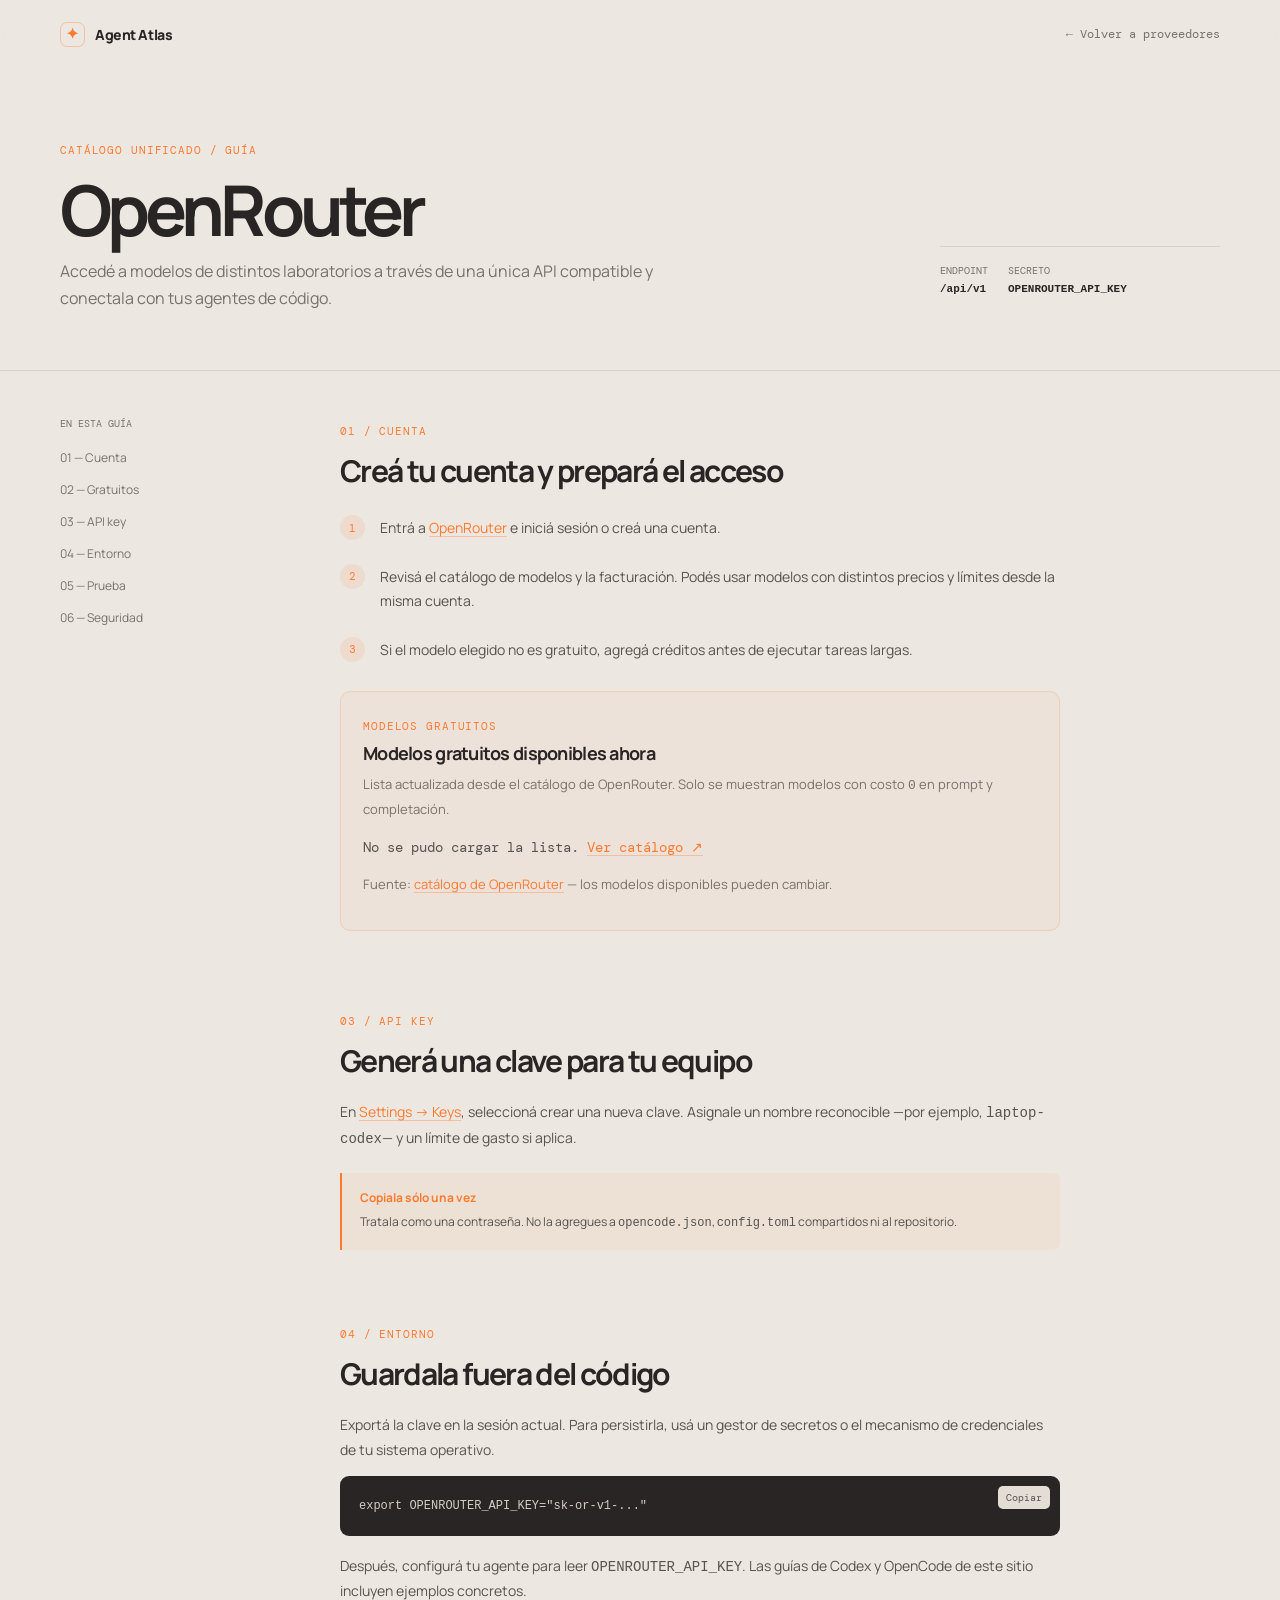
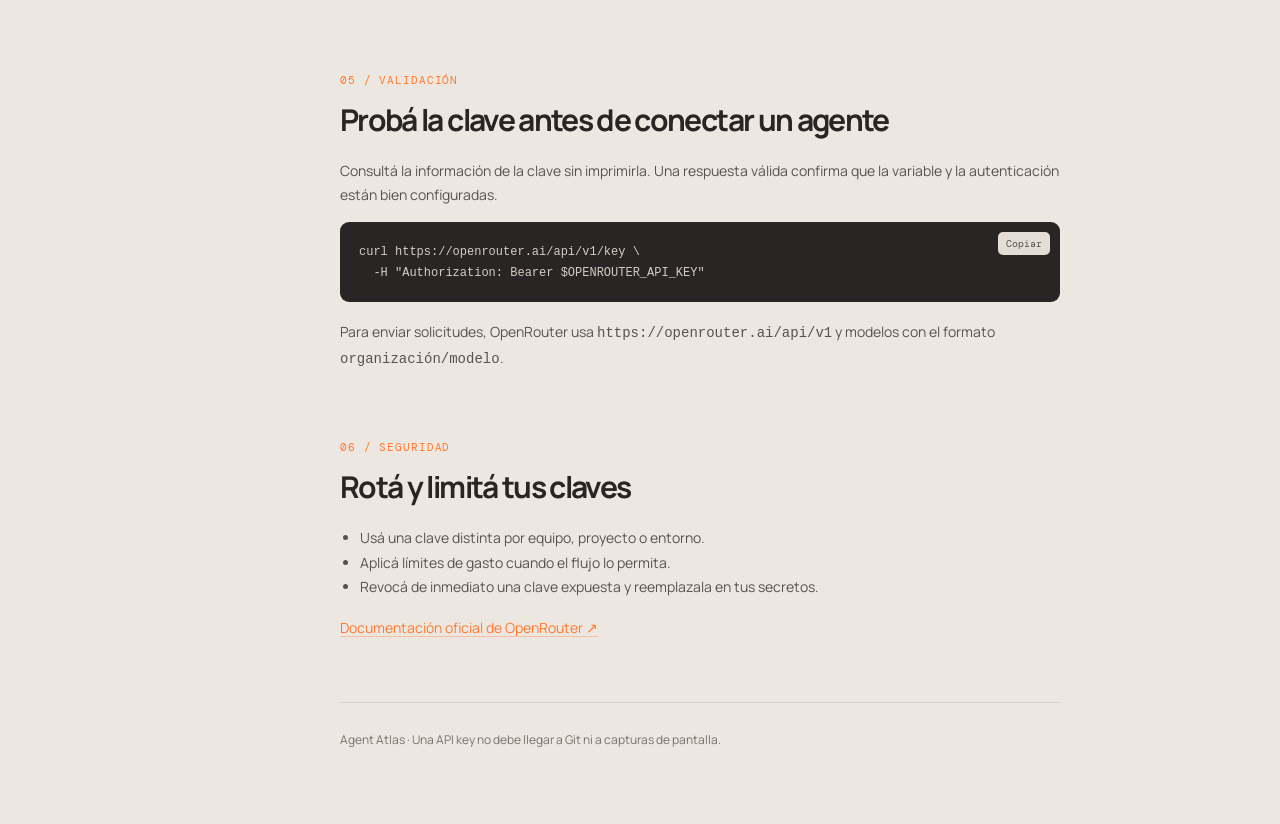
<file: openrouter.html>
<!doctype html><html lang="es"><head><meta charset="UTF-8"><meta name="viewport" content="width=device-width,initial-scale=1.0">    <meta property="og:title" content="OpenRouter — Agent Atlas" />
    <meta property="og:description" content="Cómo crear y configurar una API key de OpenRouter." />
    <meta property="og:type" content="article" />
    <meta property="og:image" content="https://codeconfig.net/openrouter.png" />
    <meta name="twitter:card" content="summary_large_image" />
    <meta name="twitter:title" content="OpenRouter — Agent Atlas" />
    <meta name="twitter:description" content="Cómo crear y configurar una API key de OpenRouter." />
    <meta name="twitter:image" content="https://codeconfig.net/openrouter.png" />
    <meta name="description" content="Cómo crear y configurar una API key de OpenRouter."><title>OpenRouter — Agent Atlas</title><link rel="preconnect" href="https://fonts.googleapis.com"><link rel="preconnect" href="https://fonts.gstatic.com" crossorigin><link href="https://fonts.googleapis.com/css2?family=DM+Mono:wght@400;500&family=Manrope:wght@400;500;600;700;800&display=swap" rel="stylesheet"><link rel="stylesheet" href="styles.css?v=20260720"><link rel="manifest" href="manifest.json"><link rel="icon" href="favicon.svg" type="image/svg+xml"><link rel="canonical" href="https://codeconfig.net/openrouter.html">
    <script type="application/ld+json">
    {
      "@context": "https://schema.org",
      "@type": "WebPage",
      "name": "OpenRouter — Agent Atlas",
      "url": "https://codeconfig.net/openrouter.html",
      "description": "Cómo crear y configurar una API key de OpenRouter.",
      "isPartOf": { "@type": "WebSite", "name": "Agent Atlas", "url": "https://codeconfig.net/" }
    }
    </script></head><body class="guide-shell"><header class="guide-header"><div class="container"><a class="brand" href="index.html"><span class="brand-mark">✦</span> Agent Atlas</a><a class="back-link" href="index.html#proveedores">← Volver a proveedores</a></div></header><main class="guide-main"><section class="guide-hero"><div class="container guide-hero-grid"><div><span class="section-kicker">CATÁLOGO UNIFICADO / GUÍA</span><h1>OpenRouter</h1><p>Accedé a modelos de distintos laboratorios a través de una única API compatible y conectala con tus agentes de código.</p></div><div class="guide-meta"><div>ENDPOINT<b><code>/api/v1</code></b></div><div>SECRETO<b><code>OPENROUTER_API_KEY</code></b></div></div></div></section><div class="container guide-layout"><aside class="guide-nav" role="navigation" aria-label="Navegación de la guía"><span>EN ESTA GUÍA</span><a href="#cuenta">01 — Cuenta</a><a href="#modelos-free">02 — Gratuitos</a><a href="#key">03 — API key</a><a href="#entorno">04 — Entorno</a><a href="#prueba">05 — Prueba</a><a href="#seguridad">06 — Seguridad</a></aside><article class="guide-content"><section id="cuenta"><span class="section-kicker">01 / CUENTA</span><h2>Creá tu cuenta y prepará el acceso</h2><div class="step"><span class="step-num">1</span><p>Entrá a <a href="https://openrouter.ai/" target="_blank" rel="noreferrer">OpenRouter</a> e iniciá sesión o creá una cuenta.</p></div><div class="step"><span class="step-num">2</span><p>Revisá el catálogo de modelos y la facturación. Podés usar modelos con distintos precios y límites desde la misma cuenta.</p></div><div class="step"><span class="step-num">3</span><p>Si el modelo elegido no es gratuito, agregá créditos antes de ejecutar tareas largas.</p></div><div id="modelos-free" class="free-models-card"><span class="section-kicker">MODELOS GRATUITOS</span><h3>Modelos gratuitos disponibles ahora</h3><p>Lista actualizada desde el catálogo de OpenRouter. Solo se muestran modelos con costo <code>0</code> en prompt y completación.</p><div id="free-models-list" class="free-models-list"><p class="free-loading">Cargando modelos…</p></div><p class="free-footer">Fuente: <a href="https://openrouter.ai/models" target="_blank" rel="noreferrer">catálogo de OpenRouter</a> — los modelos disponibles pueden cambiar.</p></div></section><section id="key"><span class="section-kicker">03 / API KEY</span><h2>Generá una clave para tu equipo</h2><p>En <a href="https://openrouter.ai/settings/keys" target="_blank" rel="noreferrer">Settings → Keys</a>, seleccioná crear una nueva clave. Asignale un nombre reconocible —por ejemplo, <code>laptop-codex</code>— y un límite de gasto si aplica.</p><div class="callout"><strong>Copiala sólo una vez</strong><p>Tratala como una contraseña. No la agregues a <code>opencode.json</code>, <code>config.toml</code> compartidos ni al repositorio.</p></div></section><section id="entorno"><span class="section-kicker">04 / ENTORNO</span><h2>Guardala fuera del código</h2><p>Exportá la clave en la sesión actual. Para persistirla, usá un gestor de secretos o el mecanismo de credenciales de tu sistema operativo.</p><div class="code-block"><button class="copy-button" title="Copiar comando al portapapeles">Copiar</button><pre><code>export OPENROUTER_API_KEY="sk-or-v1-..."</code></pre></div><p>Después, configurá tu agente para leer <code>OPENROUTER_API_KEY</code>. Las guías de Codex y OpenCode de este sitio incluyen ejemplos concretos.</p></section><section id="prueba"><span class="section-kicker">05 / VALIDACIÓN</span><h2>Probá la clave antes de conectar un agente</h2><p>Consultá la información de la clave sin imprimirla. Una respuesta válida confirma que la variable y la autenticación están bien configuradas.</p><div class="code-block"><button class="copy-button" title="Copiar comando al portapapeles">Copiar</button><pre><code>curl https://openrouter.ai/api/v1/key \
  -H "Authorization: Bearer $OPENROUTER_API_KEY"</code></pre></div><p>Para enviar solicitudes, OpenRouter usa <code>https://openrouter.ai/api/v1</code> y modelos con el formato <code>organización/modelo</code>.</p></section><section id="seguridad"><span class="section-kicker">06 / SEGURIDAD</span><h2>Rotá y limitá tus claves</h2><ul><li>Usá una clave distinta por equipo, proyecto o entorno.</li><li>Aplicá límites de gasto cuando el flujo lo permita.</li><li>Revocá de inmediato una clave expuesta y reemplazala en tus secretos.</li></ul><p><a href="https://openrouter.ai/docs/quickstart" target="_blank" rel="noreferrer">Documentación oficial de OpenRouter ↗</a></p></section><footer class="guide-footer">Agent Atlas · Una API key no debe llegar a Git ni a capturas de pantalla.</footer></article></div></main><script src="app.js?v=20260720"></script></body></html>
</file>
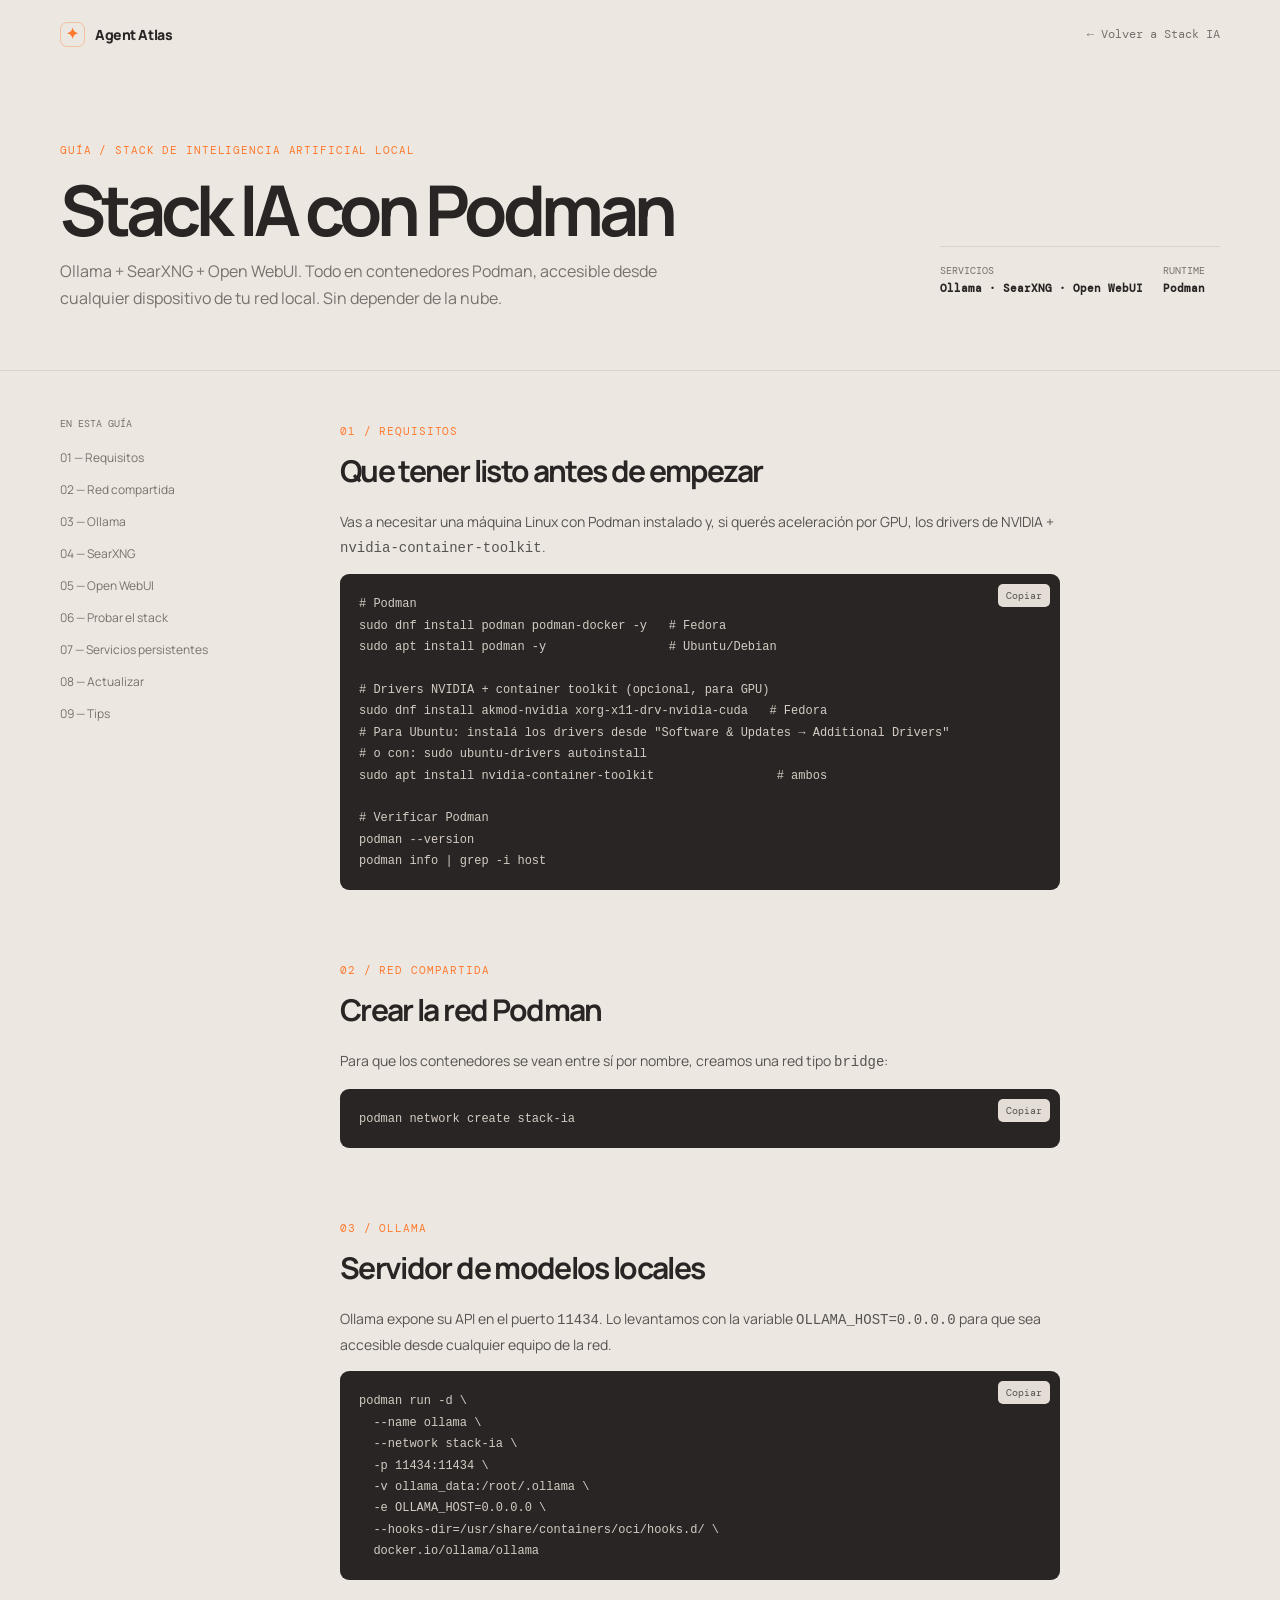
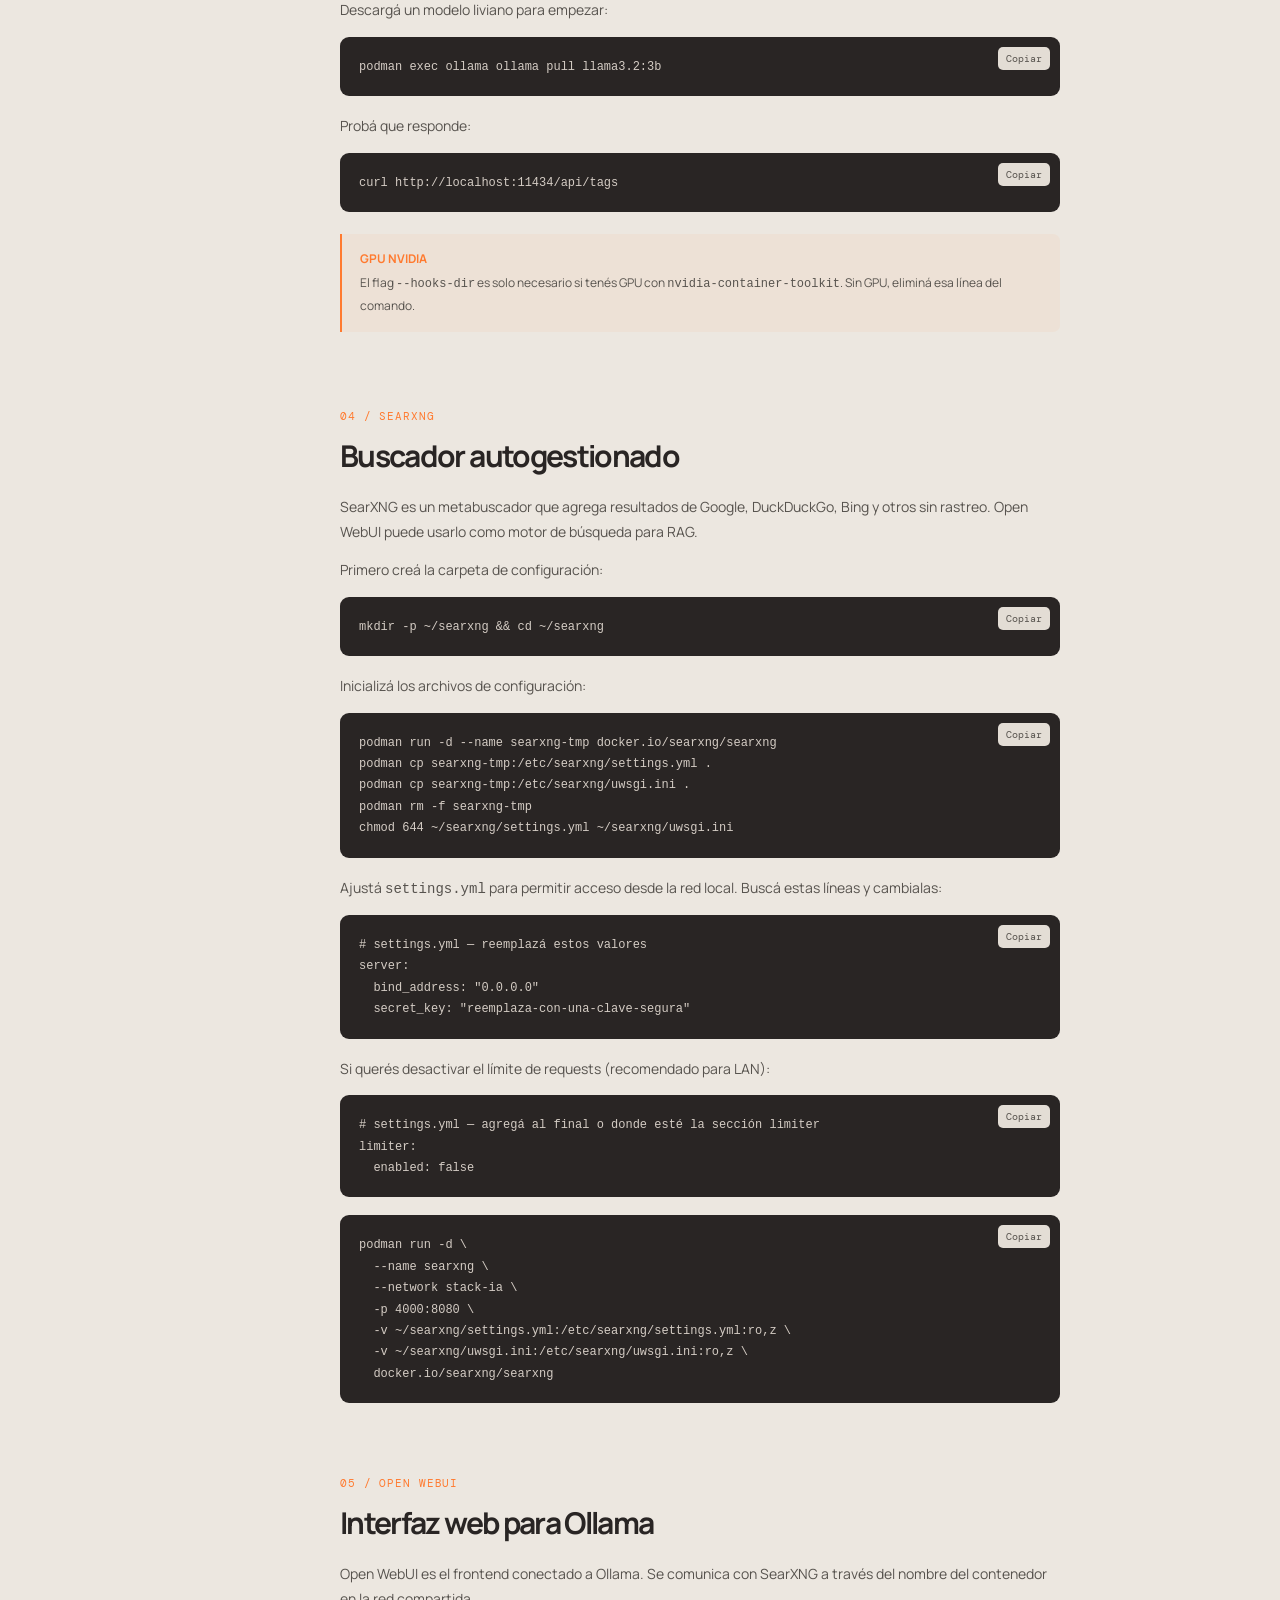
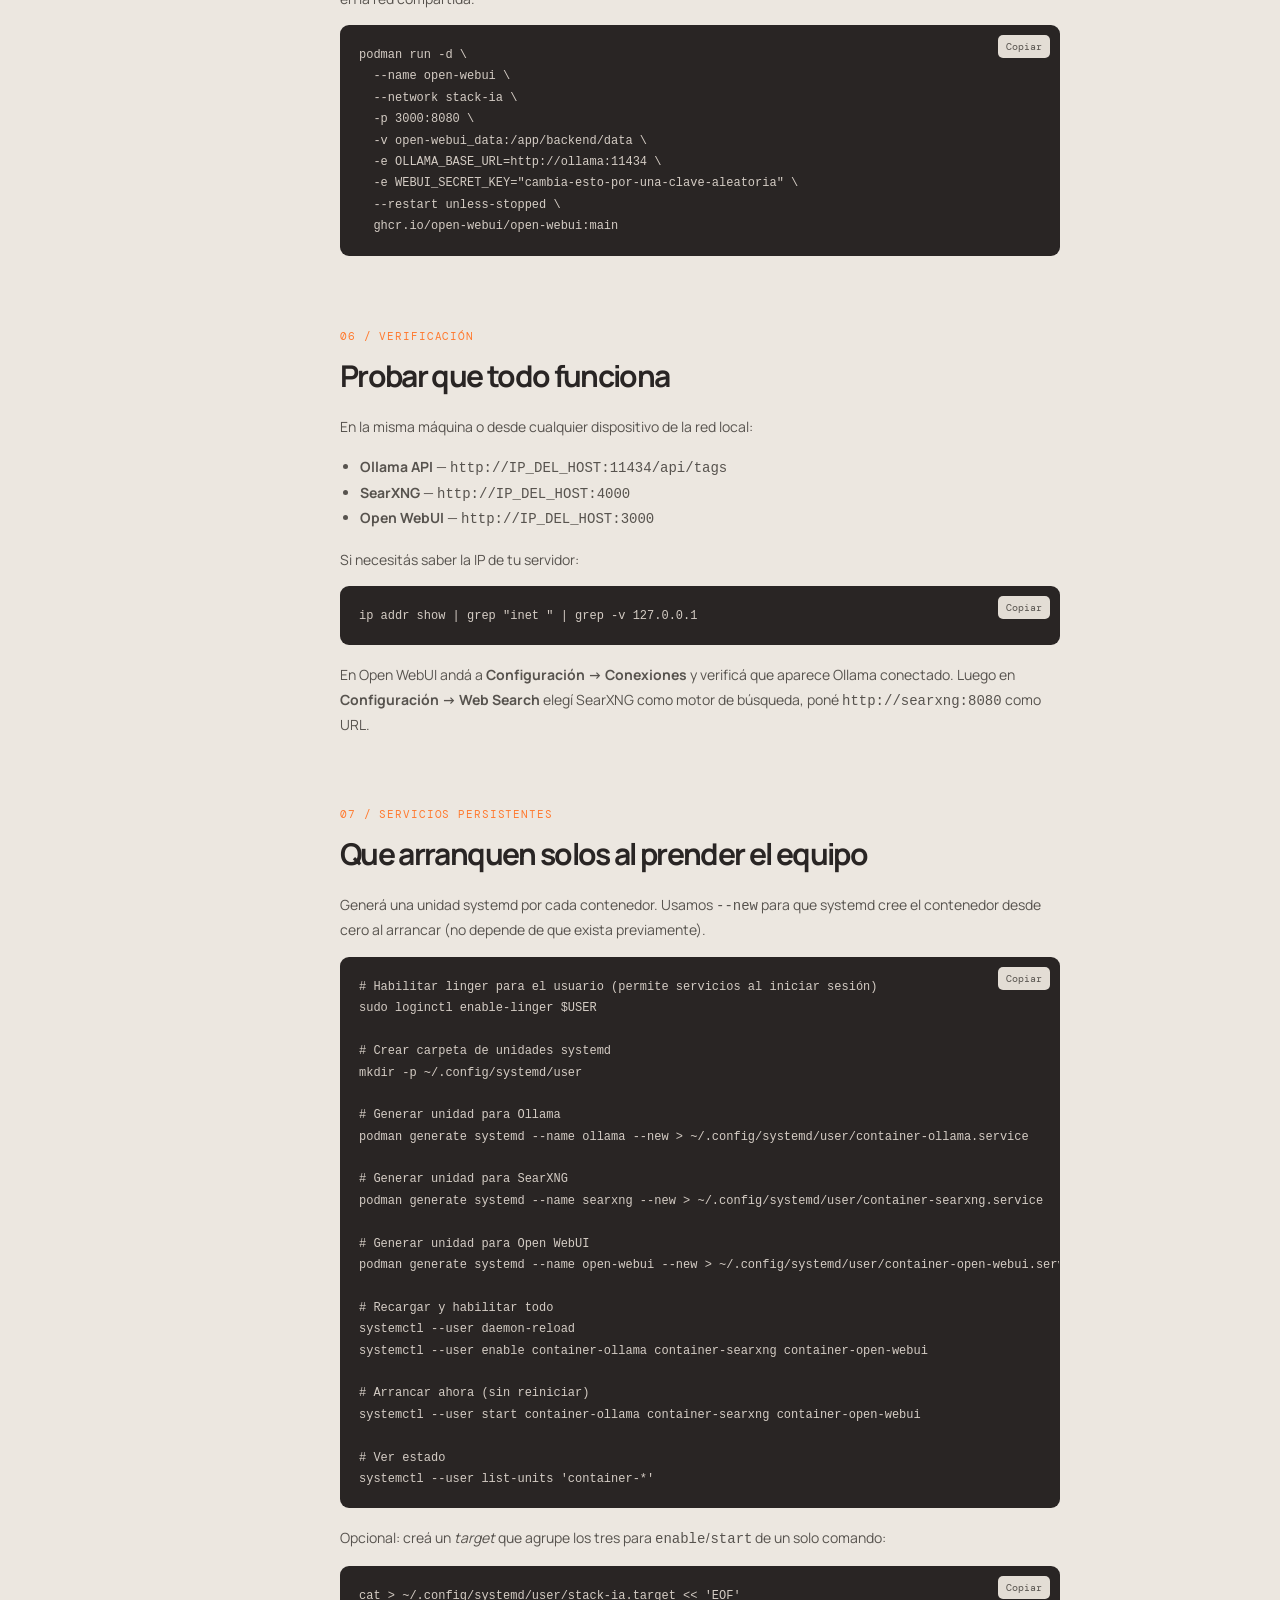
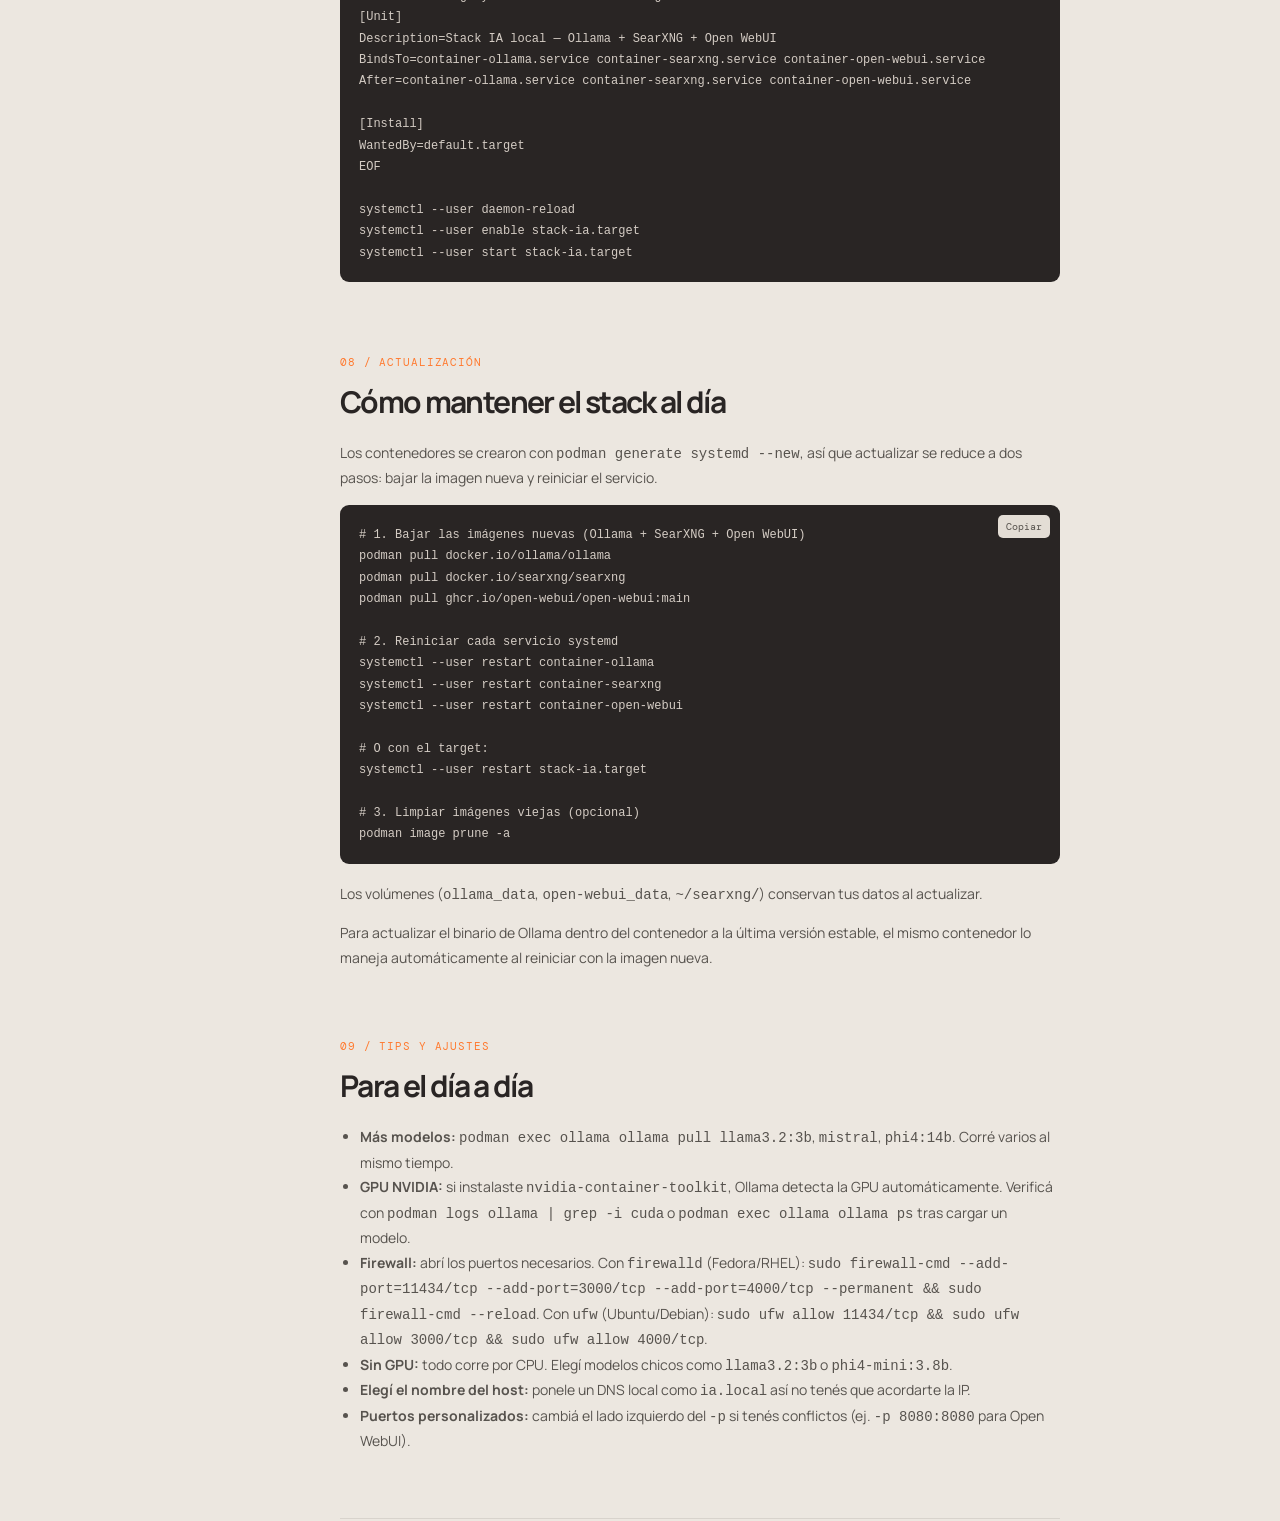
<file: stack-ia.html>
<!doctype html><html lang="es"><head><meta charset="UTF-8"><meta name="viewport" content="width=device-width,initial-scale=1.0">    <meta property="og:title" content="Stack IA local — Agent Atlas" />
    <meta property="og:description" content="Paso a paso para montar Ollama + SearXNG + Open WebUI con Podman, accesible desde toda tu red local." />
    <meta property="og:type" content="article" />
    <meta property="og:image" content="https://codeconfig.net/stack-ia.png" />
    <meta name="twitter:card" content="summary_large_image" />
    <meta name="twitter:title" content="Stack IA local — Agent Atlas" />
    <meta name="twitter:description" content="Paso a paso para montar Ollama + SearXNG + Open WebUI con Podman, accesible desde toda tu red local." />
    <meta name="twitter:image" content="https://codeconfig.net/stack-ia.png" />
    <meta name="description" content="Paso a paso para montar Ollama + SearXNG + Open WebUI con Podman, accesible desde toda tu red local."><title>Stack IA local — Agent Atlas</title><link rel="preconnect" href="https://fonts.googleapis.com"><link rel="preconnect" href="https://fonts.gstatic.com" crossorigin><link href="https://fonts.googleapis.com/css2?family=DM+Mono:wght@400;500&family=Manrope:wght@400;500;600;700;800&display=swap" rel="stylesheet"><link rel="stylesheet" href="styles.css?v=20260720"><link rel="manifest" href="manifest.json"><link rel="icon" href="favicon.svg" type="image/svg+xml"><link rel="canonical" href="https://codeconfig.net/stack-ia.html">
    <script type="application/ld+json">
    {
      "@context": "https://schema.org",
      "@type": "WebPage",
      "name": "Stack IA local — Agent Atlas",
      "url": "https://codeconfig.net/stack-ia.html",
      "description": "Paso a paso para montar Ollama + SearXNG + Open WebUI con Podman, accesible desde toda tu red local.",
      "isPartOf": { "@type": "WebSite", "name": "Agent Atlas", "url": "https://codeconfig.net/" }
    }
    </script></head><body class="guide-shell"><header class="guide-header"><div class="container"><a class="brand" href="index.html"><span class="brand-mark">✦</span> Agent Atlas</a><a class="back-link" href="index.html#stack-ia">← Volver a Stack IA</a></div></header><main class="guide-main"><section class="guide-hero"><div class="container guide-hero-grid"><div><span class="section-kicker">GUÍA / STACK DE INTELIGENCIA ARTIFICIAL LOCAL</span><h1>Stack IA con Podman</h1><p>Ollama + SearXNG + Open WebUI. Todo en contenedores Podman, accesible desde cualquier dispositivo de tu red local. Sin depender de la nube.</p></div><div class="guide-meta"><div>SERVICIOS<b>Ollama · SearXNG · Open WebUI</b></div><div>RUNTIME<b>Podman</b></div></div></div></section><div class="container guide-layout"><aside class="guide-nav" role="navigation" aria-label="Navegación de la guía"><span>EN ESTA GUÍA</span><a href="#requisitos">01 — Requisitos</a><a href="#red">02 — Red compartida</a><a href="#ollama">03 — Ollama</a><a href="#searxng">04 — SearXNG</a><a href="#open-webui">05 — Open WebUI</a><a href="#probar">06 — Probar el stack</a><a href="#systemd">07 — Servicios persistentes</a><a href="#actualizar">08 — Actualizar</a><a href="#tips">09 — Tips</a></aside><article class="guide-content">
<section id="requisitos"><span class="section-kicker">01 / REQUISITOS</span><h2>Que tener listo antes de empezar</h2><p>Vas a necesitar una máquina Linux con Podman instalado y, si querés aceleración por GPU, los drivers de NVIDIA + <code>nvidia-container-toolkit</code>.</p><div class="code-block"><button class="copy-button" title="Copiar comando al portapapeles">Copiar</button><pre><code># Podman
sudo dnf install podman podman-docker -y   # Fedora
sudo apt install podman -y                 # Ubuntu/Debian

# Drivers NVIDIA + container toolkit (opcional, para GPU)
sudo dnf install akmod-nvidia xorg-x11-drv-nvidia-cuda   # Fedora
# Para Ubuntu: instalá los drivers desde "Software & Updates → Additional Drivers"
# o con: sudo ubuntu-drivers autoinstall
sudo apt install nvidia-container-toolkit                 # ambos

# Verificar Podman
podman --version
podman info | grep -i host</code></pre></div></section>
<section id="red"><span class="section-kicker">02 / RED COMPARTIDA</span><h2>Crear la red Podman</h2><p>Para que los contenedores se vean entre sí por nombre, creamos una red tipo <code>bridge</code>:</p><div class="code-block"><button class="copy-button" title="Copiar comando al portapapeles">Copiar</button><pre><code>podman network create stack-ia</code></pre></div></section>
<section id="ollama"><span class="section-kicker">03 / OLLAMA</span><h2>Servidor de modelos locales</h2><p>Ollama expone su API en el puerto <code>11434</code>. Lo levantamos con la variable <code>OLLAMA_HOST=0.0.0.0</code> para que sea accesible desde cualquier equipo de la red.</p><div class="code-block"><button class="copy-button" title="Copiar comando al portapapeles">Copiar</button><pre><code>podman run -d \
  --name ollama \
  --network stack-ia \
  -p 11434:11434 \
  -v ollama_data:/root/.ollama \
  -e OLLAMA_HOST=0.0.0.0 \
  --hooks-dir=/usr/share/containers/oci/hooks.d/ \
  docker.io/ollama/ollama</code></pre></div><p>Descargá un modelo liviano para empezar:</p><div class="code-block"><button class="copy-button" title="Copiar comando al portapapeles">Copiar</button><pre><code>podman exec ollama ollama pull llama3.2:3b</code></pre></div><p>Probá que responde:</p><div class="code-block"><button class="copy-button" title="Copiar comando al portapapeles">Copiar</button><pre><code>curl http://localhost:11434/api/tags</code></pre></div><div class="callout"><strong>GPU NVIDIA</strong><p>El flag <code>--hooks-dir</code> es solo necesario si tenés GPU con <code>nvidia-container-toolkit</code>. Sin GPU, eliminá esa línea del comando.</p></div></section>
<section id="searxng"><span class="section-kicker">04 / SEARXNG</span><h2>Buscador autogestionado</h2><p>SearXNG es un metabuscador que agrega resultados de Google, DuckDuckGo, Bing y otros sin rastreo. Open WebUI puede usarlo como motor de búsqueda para RAG.</p><p>Primero creá la carpeta de configuración:</p><div class="code-block"><button class="copy-button" title="Copiar comando al portapapeles">Copiar</button><pre><code>mkdir -p ~/searxng && cd ~/searxng</code></pre></div><p>Inicializá los archivos de configuración:</p><div class="code-block"><button class="copy-button" title="Copiar comando al portapapeles">Copiar</button><pre><code>podman run -d --name searxng-tmp docker.io/searxng/searxng
podman cp searxng-tmp:/etc/searxng/settings.yml .
podman cp searxng-tmp:/etc/searxng/uwsgi.ini .
podman rm -f searxng-tmp
chmod 644 ~/searxng/settings.yml ~/searxng/uwsgi.ini</code></pre></div><p>Ajustá <code>settings.yml</code> para permitir acceso desde la red local. Buscá estas líneas y cambialas:</p><div class="code-block"><button class="copy-button" title="Copiar comando al portapapeles">Copiar</button><pre><code># settings.yml — reemplazá estos valores
server:
  bind_address: "0.0.0.0"
  secret_key: "reemplaza-con-una-clave-segura"</code></pre></div><p>Si querés desactivar el límite de requests (recomendado para LAN):</p><div class="code-block"><button class="copy-button" title="Copiar comando al portapapeles">Copiar</button><pre><code># settings.yml — agregá al final o donde esté la sección limiter
limiter:
  enabled: false</code></pre></div><div class="code-block"><button class="copy-button" title="Copiar comando al portapapeles">Copiar</button><pre><code>podman run -d \
  --name searxng \
  --network stack-ia \
  -p 4000:8080 \
  -v ~/searxng/settings.yml:/etc/searxng/settings.yml:ro,z \
  -v ~/searxng/uwsgi.ini:/etc/searxng/uwsgi.ini:ro,z \
  docker.io/searxng/searxng</code></pre></div></section>
<section id="open-webui"><span class="section-kicker">05 / OPEN WEBUI</span><h2>Interfaz web para Ollama</h2><p>Open WebUI es el frontend conectado a Ollama. Se comunica con SearXNG a través del nombre del contenedor en la red compartida.</p><div class="code-block"><button class="copy-button" title="Copiar comando al portapapeles">Copiar</button><pre><code>podman run -d \
  --name open-webui \
  --network stack-ia \
  -p 3000:8080 \
  -v open-webui_data:/app/backend/data \
  -e OLLAMA_BASE_URL=http://ollama:11434 \
  -e WEBUI_SECRET_KEY="cambia-esto-por-una-clave-aleatoria" \
  --restart unless-stopped \
  ghcr.io/open-webui/open-webui:main</code></pre></div></section>
<section id="probar"><span class="section-kicker">06 / VERIFICACIÓN</span><h2>Probar que todo funciona</h2><p>En la misma máquina o desde cualquier dispositivo de la red local:</p><ul><li><strong>Ollama API</strong> — <code>http://IP_DEL_HOST:11434/api/tags</code></li><li><strong>SearXNG</strong> — <code>http://IP_DEL_HOST:4000</code></li><li><strong>Open WebUI</strong> — <code>http://IP_DEL_HOST:3000</code></li></ul><p>Si necesitás saber la IP de tu servidor:</p><div class="code-block"><button class="copy-button" title="Copiar comando al portapapeles">Copiar</button><pre><code>ip addr show | grep "inet " | grep -v 127.0.0.1</code></pre></div><p>En Open WebUI andá a <strong>Configuración → Conexiones</strong> y verificá que aparece Ollama conectado. Luego en <strong>Configuración → Web Search</strong> elegí SearXNG como motor de búsqueda, poné <code>http://searxng:8080</code> como URL.</p></section>
<section id="systemd"><span class="section-kicker">07 / SERVICIOS PERSISTENTES</span><h2>Que arranquen solos al prender el equipo</h2><p>Generá una unidad systemd por cada contenedor. Usamos <code>--new</code> para que systemd cree el contenedor desde cero al arrancar (no depende de que exista previamente).</p><div class="code-block"><button class="copy-button" title="Copiar comando al portapapeles">Copiar</button><pre><code># Habilitar linger para el usuario (permite servicios al iniciar sesión)
sudo loginctl enable-linger $USER

# Crear carpeta de unidades systemd
mkdir -p ~/.config/systemd/user

# Generar unidad para Ollama
podman generate systemd --name ollama --new > ~/.config/systemd/user/container-ollama.service

# Generar unidad para SearXNG
podman generate systemd --name searxng --new > ~/.config/systemd/user/container-searxng.service

# Generar unidad para Open WebUI
podman generate systemd --name open-webui --new > ~/.config/systemd/user/container-open-webui.service

# Recargar y habilitar todo
systemctl --user daemon-reload
systemctl --user enable container-ollama container-searxng container-open-webui

# Arrancar ahora (sin reiniciar)
systemctl --user start container-ollama container-searxng container-open-webui

# Ver estado
systemctl --user list-units 'container-*'</code></pre></div><p>Opcional: creá un <em>target</em> que agrupe los tres para <code>enable</code>/<code>start</code> de un solo comando:</p><div class="code-block"><button class="copy-button" title="Copiar comando al portapapeles">Copiar</button><pre><code>cat > ~/.config/systemd/user/stack-ia.target << 'EOF'
[Unit]
Description=Stack IA local — Ollama + SearXNG + Open WebUI
BindsTo=container-ollama.service container-searxng.service container-open-webui.service
After=container-ollama.service container-searxng.service container-open-webui.service

[Install]
WantedBy=default.target
EOF

systemctl --user daemon-reload
systemctl --user enable stack-ia.target
systemctl --user start stack-ia.target</code></pre></div></section>
<section id="actualizar"><span class="section-kicker">08 / ACTUALIZACIÓN</span><h2>Cómo mantener el stack al día</h2><p>Los contenedores se crearon con <code>podman generate systemd --new</code>, así que actualizar se reduce a dos pasos: bajar la imagen nueva y reiniciar el servicio.</p><div class="code-block"><button class="copy-button" title="Copiar comando al portapapeles">Copiar</button><pre><code># 1. Bajar las imágenes nuevas (Ollama + SearXNG + Open WebUI)
podman pull docker.io/ollama/ollama
podman pull docker.io/searxng/searxng
podman pull ghcr.io/open-webui/open-webui:main

# 2. Reiniciar cada servicio systemd
systemctl --user restart container-ollama
systemctl --user restart container-searxng
systemctl --user restart container-open-webui

# O con el target:
systemctl --user restart stack-ia.target

# 3. Limpiar imágenes viejas (opcional)
podman image prune -a</code></pre></div><p>Los volúmenes (<code>ollama_data</code>, <code>open-webui_data</code>, <code>~/searxng/</code>) conservan tus datos al actualizar.</p><p>Para actualizar el binario de Ollama dentro del contenedor a la última versión estable, el mismo contenedor lo maneja automáticamente al reiniciar con la imagen nueva.</p></section>
<section id="tips"><span class="section-kicker">09 / TIPS Y AJUSTES</span><h2>Para el día a día</h2><ul><li><strong>Más modelos:</strong> <code>podman exec ollama ollama pull llama3.2:3b</code>, <code>mistral</code>, <code>phi4:14b</code>. Corré varios al mismo tiempo.</li><li><strong>GPU NVIDIA:</strong> si instalaste <code>nvidia-container-toolkit</code>, Ollama detecta la GPU automáticamente. Verificá con <code>podman logs ollama | grep -i cuda</code> o <code>podman exec ollama ollama ps</code> tras cargar un modelo.</li><li><strong>Firewall:</strong> abrí los puertos necesarios. Con <code>firewalld</code> (Fedora/RHEL): <code>sudo firewall-cmd --add-port=11434/tcp --add-port=3000/tcp --add-port=4000/tcp --permanent && sudo firewall-cmd --reload</code>. Con <code>ufw</code> (Ubuntu/Debian): <code>sudo ufw allow 11434/tcp && sudo ufw allow 3000/tcp && sudo ufw allow 4000/tcp</code>.</li><li><strong>Sin GPU:</strong> todo corre por CPU. Elegí modelos chicos como <code>llama3.2:3b</code> o <code>phi4-mini:3.8b</code>.</li><li><strong>Elegí el nombre del host:</strong> ponele un DNS local como <code>ia.local</code> así no tenés que acordarte la IP.</li><li><strong>Puertos personalizados:</strong> cambiá el lado izquierdo del <code>-p</code> si tenés conflictos (ej. <code>-p 8080:8080</code> para Open WebUI).</li></ul></section><footer class="guide-footer">Agent Atlas · Todo corre 100% local. Sin telemetría, sin cuentas, sin nube.</footer></article></div></main><script src="app.js?v=20260720"></script></body></html>
</file>
<file: styles.css>
:root {
  --ink: #292524;
  --muted: #78716c;
  --paper: #ece7e0;
  --panel: #e3ddd5;
  --line: rgba(41, 37, 36, .1);
  --orange: #ff7a2f;
  --violet: #a78bfa;
  --amber: #fbbf24;
  --mono: "DM Mono", monospace;
  --sans: "Manrope", sans-serif;
}

* { box-sizing: border-box; }

@media (prefers-color-scheme: dark) {
  :root {
    --ink: #292524;
    --muted: #78716c;
    --paper: #ece7e0;
    --panel: #e3ddd5;
    --line: rgba(41, 37, 36, .1);
    --orange: #ff7a2f;
  }
}

html { scroll-behavior: smooth; }

@media (prefers-reduced-motion: reduce) {
  html { scroll-behavior: auto; }
  *,
  *::before,
  *::after {
    animation-duration: 0.01ms !important;
    animation-iteration-count: 1 !important;
    transition-duration: 0.01ms !important;
  }
  .agent-card { transition: none; }
}

body {
  margin: 0;
  background: var(--paper);
  color: var(--ink);
  font-family: var(--sans);
  line-height: 1.5;
}

a { color: inherit; text-decoration: none; }

.container {
  width: min(1160px, calc(100% - 48px));
  margin-inline: auto;
}

.page-glow {
  position: fixed;
  pointer-events: none;
  filter: blur(10px);
  opacity: .08;
  border-radius: 999px;
}

.glow-one {
  width: 500px;
  height: 500px;
  background: #7c3aed;
  top: -310px;
  left: 30%;
}

.glow-two {
  width: 400px;
  height: 400px;
  background: #ea580c;
  right: -220px;
  top: 310px;
}

.site-header {
  height: 86px;
  display: flex;
  align-items: center;
  justify-content: space-between;
  position: relative;
  z-index: 2;
  border-bottom: 1px solid var(--line);
}

.brand {
  display: inline-flex;
  align-items: center;
  gap: 10px;
  font-size: 14px;
  font-weight: 800;
  letter-spacing: -.03em;
}

.brand-mark {
  display: grid;
  place-items: center;
  width: 25px;
  height: 25px;
  border: 1px solid rgba(255, 122, 47, .35);
  border-radius: 7px;
  color: var(--orange);
  font-size: 15px;
}

.site-header nav {
  display: flex;
  gap: 28px;
  font-size: 13px;
  color: var(--muted);
}

.site-header nav a:hover,
.site-footer a:hover { color: var(--orange); }

.header-cta { font-size: 13px; font-weight: 700; }
.header-cta span { margin-left: 6px; color: var(--orange); }

.hero { position: relative; padding: 116px 0 94px; }

.eyebrow,
.section-kicker {
  font-family: var(--mono);
  font-size: 11px;
  letter-spacing: .08em;
  color: var(--orange);
  text-transform: uppercase;
}

.eyebrow {
  display: flex;
  align-items: center;
  gap: 9px;
}

.eyebrow span {
  width: 7px;
  height: 7px;
  background: var(--orange);
  border-radius: 50%;
  box-shadow: 0 0 14px var(--orange);
}

h1, h2, h3, p { margin-top: 0; }

.hero h1 {
  max-width: 850px;
  margin: 21px 0 20px;
  font-size: clamp(48px, 7vw, 86px);
  line-height: 1.02;
  letter-spacing: -.07em;
}

.hero h1 em {
  font-style: normal;
  color: var(--orange);
}

.hero > p {
  max-width: 560px;
  color: var(--muted);
  font-size: 17px;
  line-height: 1.7;
}

.hero-actions {
  display: flex;
  align-items: center;
  gap: 24px;
  margin-top: 31px;
}

.button {
  display: inline-flex;
  align-items: center;
  gap: 15px;
  font-size: 13px;
  font-weight: 800;
}

.button-primary {
  padding: 14px 17px;
  background: var(--orange);
  color: #292524;
  border-radius: 8px;
}

.button-primary span { font-size: 18px; }
.button-text { color: #57534e; }
.button-text span { color: var(--orange); font-size: 18px; }

.signal-line {
  display: flex;
  align-items: center;
  gap: 9px;
  margin-top: 73px;
  font: 11px var(--mono);
  color: #78716c;
}

.signal-dot {
  width: 6px;
  height: 6px;
  border-radius: 50%;
  background: #78716c;
}

.agents-section {
  padding: 83px 0 112px;
  border-top: 1px solid var(--line);
}

.section-heading {
  display: flex;
  align-items: end;
  justify-content: space-between;
  margin-bottom: 34px;
}

.section-heading h2,
.providers-inner h2 {
  margin: 6px 0 0;
  font-size: clamp(31px, 4vw, 45px);
  line-height: 1.1;
  letter-spacing: -.06em;
}

.section-heading > p {
  max-width: 330px;
  margin: 0;
  color: var(--muted);
  font-size: 13px;
  line-height: 1.65;
}

.agent-grid {
  display: grid;
  grid-template-columns: repeat(3, 1fr);
  gap: 14px;
}

.agent-card {
  min-height: 362px;
  padding: 23px;
  display: flex;
  flex-direction: column;
  justify-content: space-between;
  border: 1px solid var(--line);
  border-radius: 14px;
  transition: transform .2s, border-color .2s, background .2s;
  background: rgba(227, 221, 213, .72);
}

.agent-card:hover {
  transform: translateY(-5px);
  border-color: rgba(255, 122, 47, .38);
}

.codex-card:hover { background: #d9d2c9; }
.opencode-card:hover { background: #d9d2c9; }
.claude-card:hover { background: #d9d2c9; }

.card-top {
  display: flex;
  align-items: start;
  justify-content: space-between;
}

.app-icon {
  width: 51px;
  height: 51px;
  display: grid;
  place-items: center;
  border-radius: 13px;
}

.app-icon > * { display: block; }

.icon-codex { background: #292248; }
.icon-opencode { background: #113d3d; }
.icon-claude { background: #542d32; }

.logo-mask {
  display: block;
  width: 26px;
  height: 26px;
  background: #fff;
  mask-size: contain;
  mask-repeat: no-repeat;
  mask-position: center;
}

.logo-openai { mask-image: url(logos/openai.svg); }
.logo-opencode { mask-image: url(logos/opencode.svg); }
.logo-anthropic { mask-image: url(logos/anthropic.svg); }
.logo-openrouter { mask-image: url(logos/openrouter.svg); }
.logo-ollama { mask-image: url(logos/ollama.svg); }

.status {
  font: 10px var(--mono);
  color: var(--muted);
  letter-spacing: .05em;
}

.agent-card h3 {
  margin: 0 0 7px;
  font-size: 28px;
  letter-spacing: -.05em;
}

.agent-card p {
  margin: 0;
  color: var(--muted);
  font-size: 13px;
  line-height: 1.6;
  max-width: 240px;
}

.card-link { font-size: 12px; font-weight: 800; }

.card-link b {
  display: inline-grid;
  place-items: center;
  margin-left: 6px;
  width: 21px;
  height: 21px;
  border-radius: 50%;
  background: rgba(255, 255, 255, .09);
  color: var(--orange);
  font-size: 14px;
}

.providers-band {
  background: var(--panel);
  border-block: 1px solid rgba(255, 122, 47, .14);
}

.providers-inner {
  padding: 93px 0;
  display: flex;
  align-items: center;
  justify-content: space-between;
}

.providers-inner h2 { font-size: clamp(29px, 3vw, 42px); }

.provider-list {
  display: grid;
  grid-template-columns: repeat(3, 1fr);
  gap: 25px;
}

.provider-list > div { min-width: 125px; }

.provider-list > a {
  min-width: 125px;
  padding: 12px;
  border-radius: 10px;
  transition: background .2s, transform .2s;
}

.provider-list > a:hover {
  background: rgba(255, 122, 47, .08);
  transform: translateY(-3px);
}

.provider-list small b {
  color: var(--orange);
  font-size: 16px;
}

.provider-symbol {
  display: flex;
  align-items: center;
  height: 40px;
  margin-bottom: 10px;
  color: var(--orange);
}

.provider-symbol svg { display: block; }
.provider-symbol .logo-mask {
  width: 28px;
  height: 28px;
  background: var(--orange);
}

.provider-list strong,
.provider-list small { display: block; }

.provider-list strong { font-size: 19px; }

.provider-list small {
  margin-top: 5px;
  color: var(--muted);
  font-size: 15px;
}

.principles { padding: 100px 0; }

.principle-grid {
  display: grid;
  grid-template-columns: repeat(3, 1fr);
  margin-top: 28px;
  border-top: 1px solid var(--line);
}

.principle-grid p {
  margin: 0;
  padding: 26px 0;
  font-size: clamp(21px, 2.5vw, 31px);
  font-weight: 700;
  letter-spacing: -.05em;
  line-height: 1.3;
}

.site-footer {
  display: flex;
  justify-content: space-between;
  align-items: center;
  padding: 23px 0;
  border-top: 1px solid var(--line);
  font-size: 11px;
  color: #78716c;
}

.mcp-link {
  display: block;
  color: var(--ink);
  transition: color .2s;
}

.mcp-link:hover { color: var(--orange); }

.mcp-link small {
  display: block;
  margin-top: 6px;
  font-size: 16px;
  font-weight: 400;
  color: var(--muted);
}

.mcp-link:hover small { color: var(--orange); }

.mcp-icon {
  display: inline-block;
  vertical-align: middle;
  margin-right: 6px;
}

.site-footer a:last-child { font: 11px var(--mono); }

/* --- Guide pages --- */

.guide-shell { background: var(--paper); }

.guide-header {
  background: rgba(236, 231, 224, .86);
  backdrop-filter: blur(14px);
  position: sticky;
  top: 0;
}

.guide-header .container {
  height: 68px;
  display: flex;
  align-items: center;
  justify-content: space-between;
}

.back-link {
  font: 12px var(--mono);
  color: var(--muted);
}

.back-link:hover { color: var(--orange); }

.guide-main { padding-bottom: 85px; }

.guide-hero {
  padding: 68px 0 58px;
  border-bottom: 1px solid var(--line);
}

.guide-hero-grid {
  display: grid;
  grid-template-columns: 1fr 280px;
  gap: 60px;
  align-items: end;
}

.guide-hero h1 {
  margin: 14px 0 14px;
  font-size: clamp(44px, 6vw, 70px);
  letter-spacing: -.07em;
  line-height: 1;
}

.guide-hero p {
  max-width: 610px;
  margin: 0;
  color: var(--muted);
  font-size: 16px;
  line-height: 1.7;
}

.guide-meta {
  display: flex;
  gap: 20px;
  padding: 17px 0;
  border-top: 1px solid var(--line);
  font: 10px var(--mono);
  color: var(--muted);
}

.guide-meta b {
  display: block;
  margin-top: 4px;
  color: var(--ink);
  font-size: 11px;
}

.guide-layout {
  display: grid;
  grid-template-columns: 210px minmax(0, 720px);
  gap: 70px;
  padding-top: 46px;
}

.guide-nav {
  position: sticky;
  top: 100px;
  height: max-content;
}

.guide-nav span {
  display: block;
  margin-bottom: 12px;
  font: 10px var(--mono);
  color: #78716c;
}

.guide-nav a {
  display: block;
  padding: 7px 0;
  font-size: 12px;
  color: var(--muted);
}

.guide-nav a:hover { color: var(--orange); }

.guide-content section { padding: 0 0 48px; }

.guide-content h2 {
  margin: 7px 0 17px;
  font-size: 30px;
  letter-spacing: -.055em;
}

.guide-content h3 {
  margin: 28px 0 9px;
  font-size: 15px;
}

.guide-content p,
.guide-content li {
  color: #57534e;
  font-size: 14px;
  line-height: 1.75;
}

.guide-content ul { padding-left: 20px; }

.guide-content a:not(.copy-button) {
  color: var(--orange);
  text-decoration: underline;
  text-decoration-color: rgba(255, 122, 47, .35);
  text-underline-offset: 3px;
}

.step {
  display: flex;
  gap: 15px;
  margin: 22px 0;
}

.step-num {
  flex: 0 0 auto;
  display: grid;
  place-items: center;
  width: 25px;
  height: 25px;
  border-radius: 50%;
  background: rgba(255, 122, 47, .1);
  color: var(--orange);
  font: 11px var(--mono);
}

.step p { margin: 1px 0; }

.code-block {
  position: relative;
  margin: 13px 0 18px;
  background: #292524;
  border: 1px solid rgba(41, 37, 36, .2);
  border-radius: 9px;
  overflow: hidden;
}

.code-block pre {
  margin: 0;
  padding: 18px;
  overflow: auto;
  color: #d4ccc4;
  font: 12px/1.7 var(--mono);
}

.code-block code .comment { color: #78716c; }

.copy-button {
  position: absolute;
  right: 9px;
  top: 9px;
  border: 0;
  border-radius: 5px;
  padding: 5px 8px;
  background: var(--panel);
  color: #57534e;
  font: 10px var(--mono);
  cursor: pointer;
}

.copy-button:hover { color: var(--orange); }

.callout {
  margin: 22px 0;
  padding: 16px 18px;
  border-left: 2px solid var(--orange);
  background: rgba(255, 122, 47, .055);
  border-radius: 0 7px 7px 0;
}

.callout strong {
  display: block;
  margin-bottom: 4px;
  font-size: 12px;
  color: var(--orange);
}

.callout p {
  margin: 0;
  font-size: 12px;
}

.warning {
  border-color: #fbbf24;
  background: rgba(251, 191, 36, .06);
}

.warning strong { color: #fbbf24; }

.sr-only {
  position: absolute;
  width: 1px;
  height: 1px;
  margin: -1px;
  padding: 0;
  overflow: hidden;
  clip: rect(0, 0, 0, 0);
  white-space: nowrap;
  border: 0;
}

.guide-footer {
  padding-top: 28px;
  border-top: 1px solid var(--line);
  font-size: 12px;
  color: var(--muted);
}

/* --- Responsive --- */

@media (max-width: 720px) {
  .container { width: min(100% - 32px, 1160px); }

  .site-header { height: 70px; }
  .site-header nav,
  .header-cta { display: none; }

  .hero { padding: 78px 0 64px; }
  .hero h1 { font-size: 49px; }

  .agents-section { padding: 60px 0 70px; }

  .section-heading,
  .providers-inner { display: block; }

  .section-heading > p { margin-top: 14px; }

  .agent-grid,
  .principle-grid { grid-template-columns: 1fr; }

  .agent-card { min-height: 260px; }

  .providers-inner { padding: 60px 0; }
  .provider-list {
    margin-top: 35px;
    gap: 12px;
  }
  .provider-list > div,
  .provider-list > a { min-width: auto; }

  .principles { padding: 65px 0; }
  .principle-grid { margin-top: 20px; }
  .principle-grid p { border-bottom: 1px solid var(--line); }

  .site-footer {
    gap: 15px;
    flex-wrap: wrap;
  }

  .guide-hero { padding: 46px 0; }

  .guide-hero-grid,
  .guide-layout {
    grid-template-columns: 1fr;
    gap: 25px;
  }

  .guide-meta { max-width: 300px; }

  .guide-nav {
    position: static;
    display: flex;
    gap: 15px;
    overflow-x: auto;
    padding-bottom: 5px;
    border-bottom: 1px solid var(--line);
  }

  .guide-nav span { display: none; }
  .guide-nav a { white-space: nowrap; }

  .guide-layout { padding-top: 25px; }
  .guide-content h2 { font-size: 27px; }
}

/* --- Free models card --- */

.free-models-card {
  margin: 28px 0;
  padding: 20px 22px;
  border: 1px solid rgba(255, 122, 47, .2);
  border-radius: 10px;
  background: rgba(255, 122, 47, .04);
}

.free-models-card h3 {
  margin: 4px 0 6px;
  font-size: 18px;
  letter-spacing: -.04em;
}

.free-models-card > p {
  margin: 0 0 14px;
  font-size: 13px;
  color: var(--muted);
}

.free-models-list {
  display: flex;
  flex-wrap: wrap;
  gap: 8px;
}

.free-loading {
  font-size: 13px;
  color: var(--muted);
  font-family: var(--mono);
}

.free-model-chip {
  display: inline-flex;
  align-items: center;
  gap: 6px;
  padding: 5px 11px;
  border-radius: 6px;
  border: 1px solid var(--line);
  font: 12px/1 var(--mono);
  color: var(--ink);
  background: var(--panel);
  transition: background .15s;
}

.free-model-chip:hover {
  background: rgba(255, 122, 47, .08);
  border-color: rgba(255, 122, 47, .25);
}

.free-model-chip .chip-provider {
  color: var(--muted);
  font-size: 10px;
}

.free-footer {
  margin: 14px 0 0;
  font-size: 11px;
  color: var(--muted);
}
</file>
